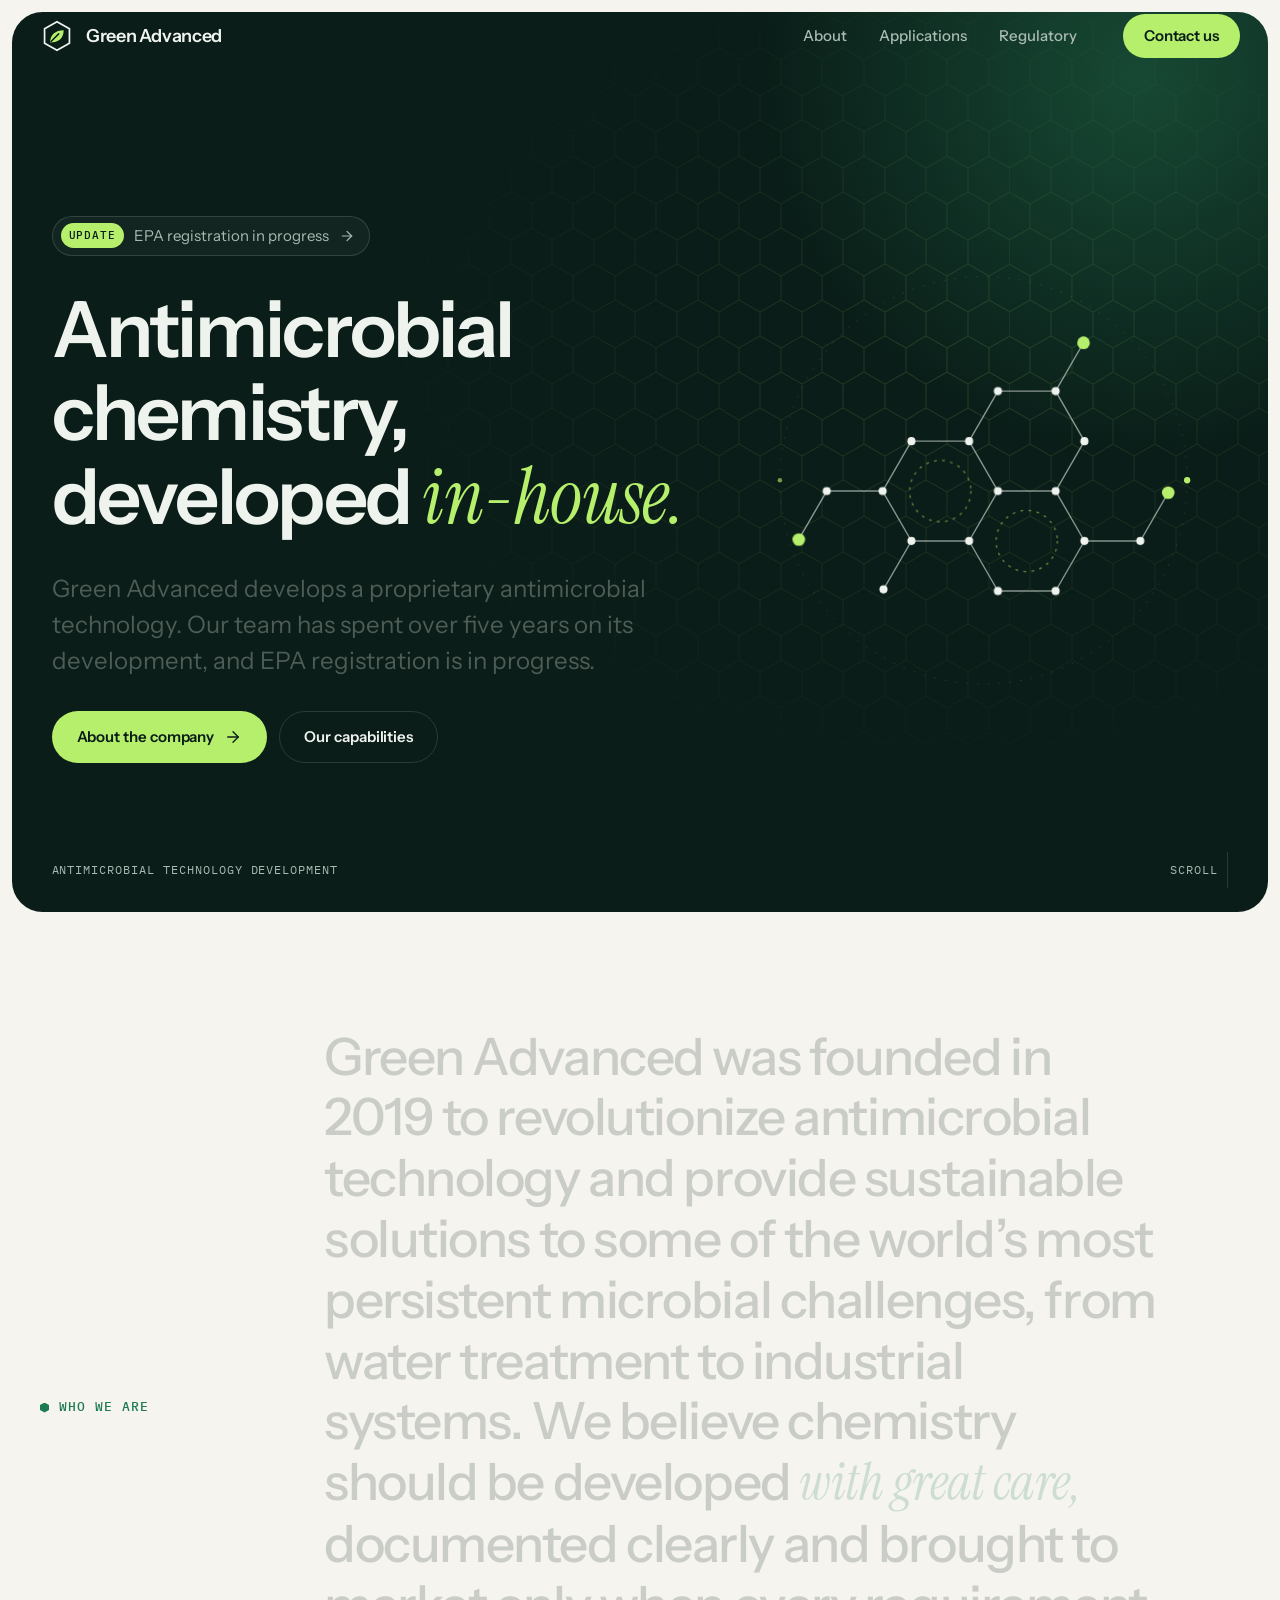
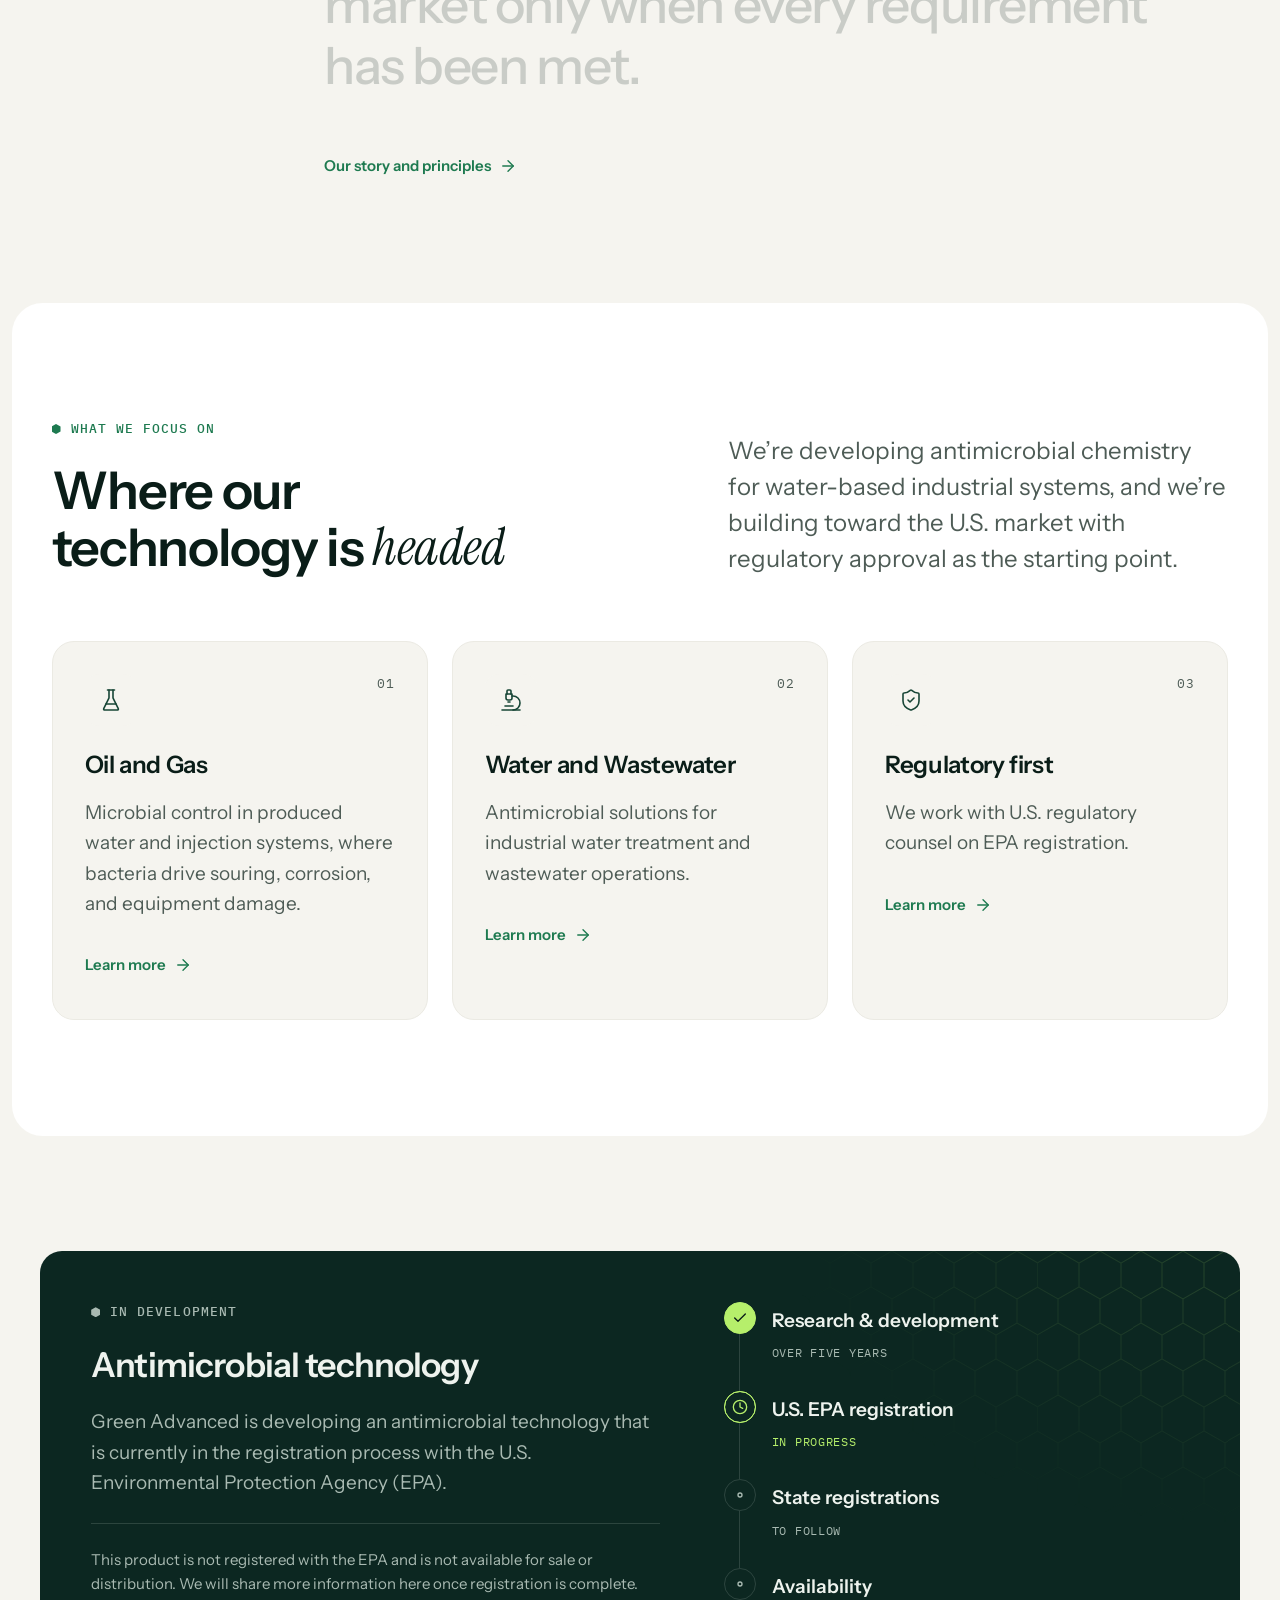
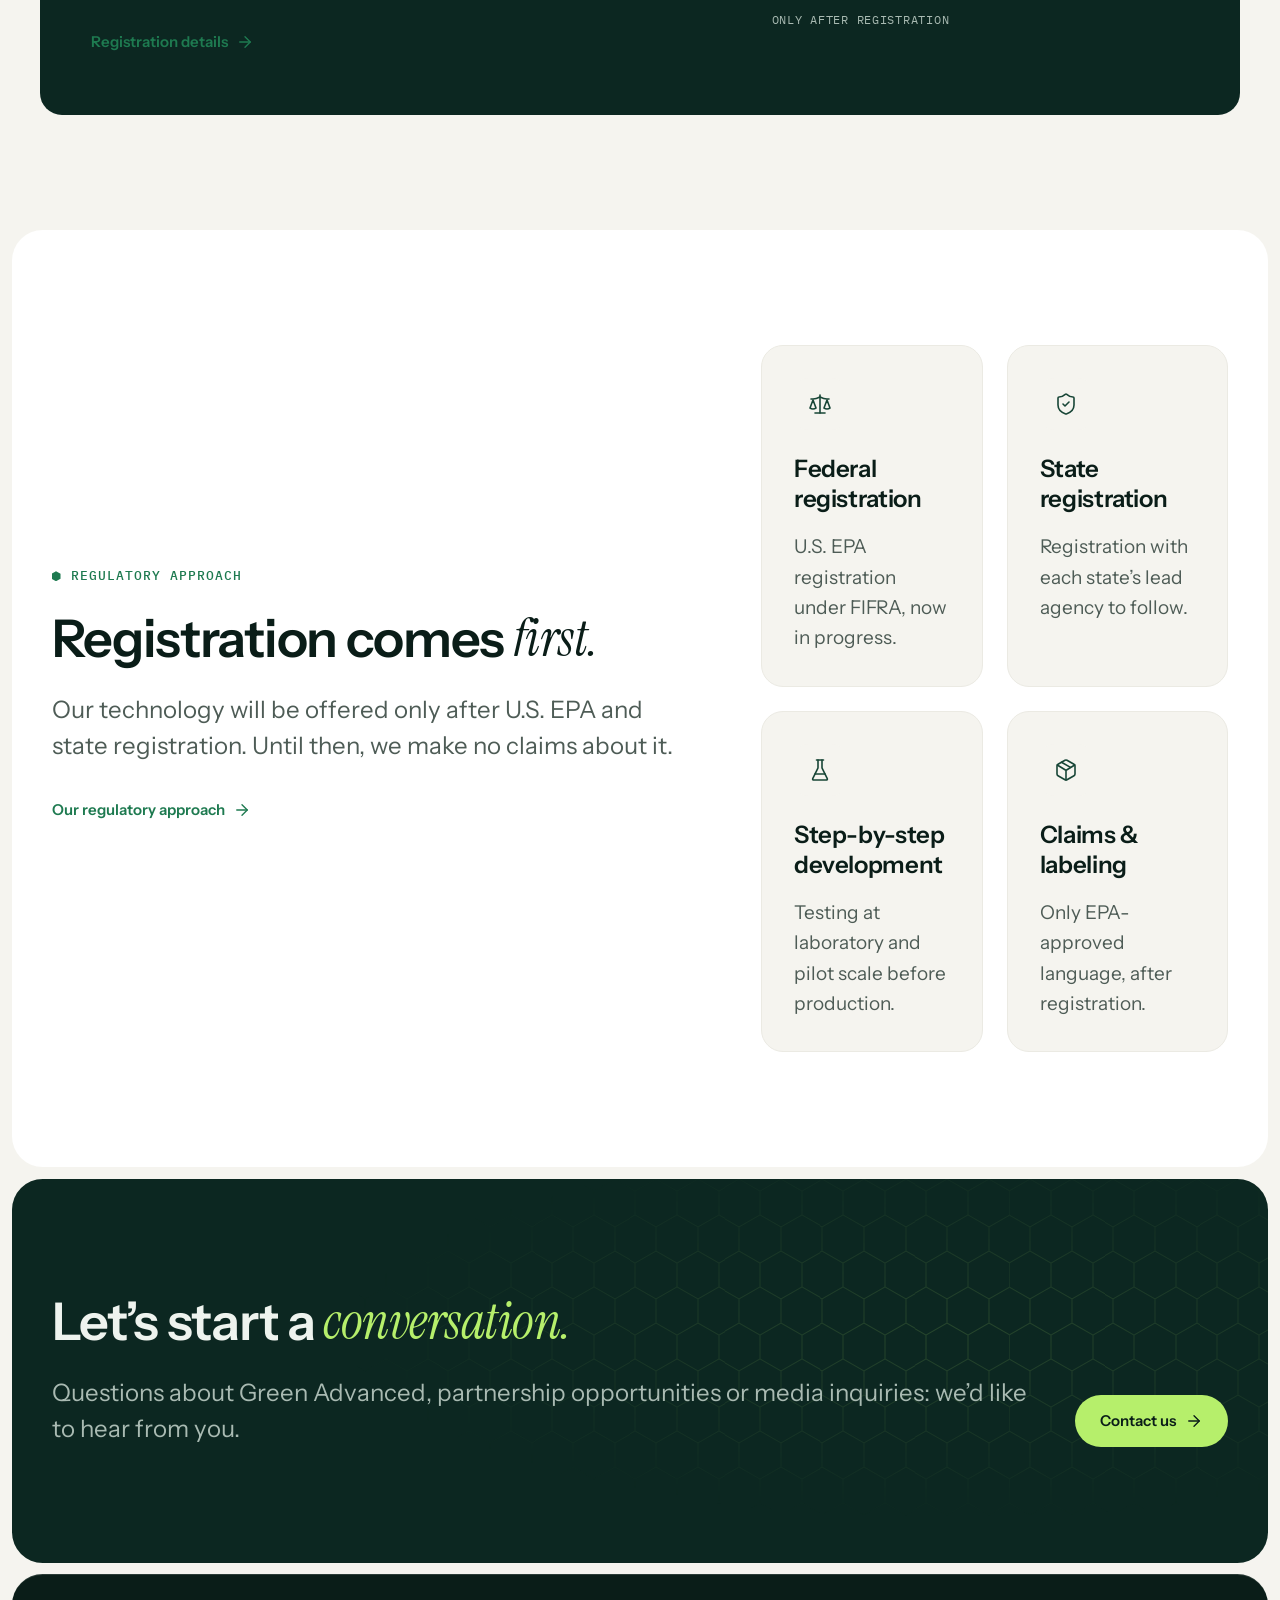
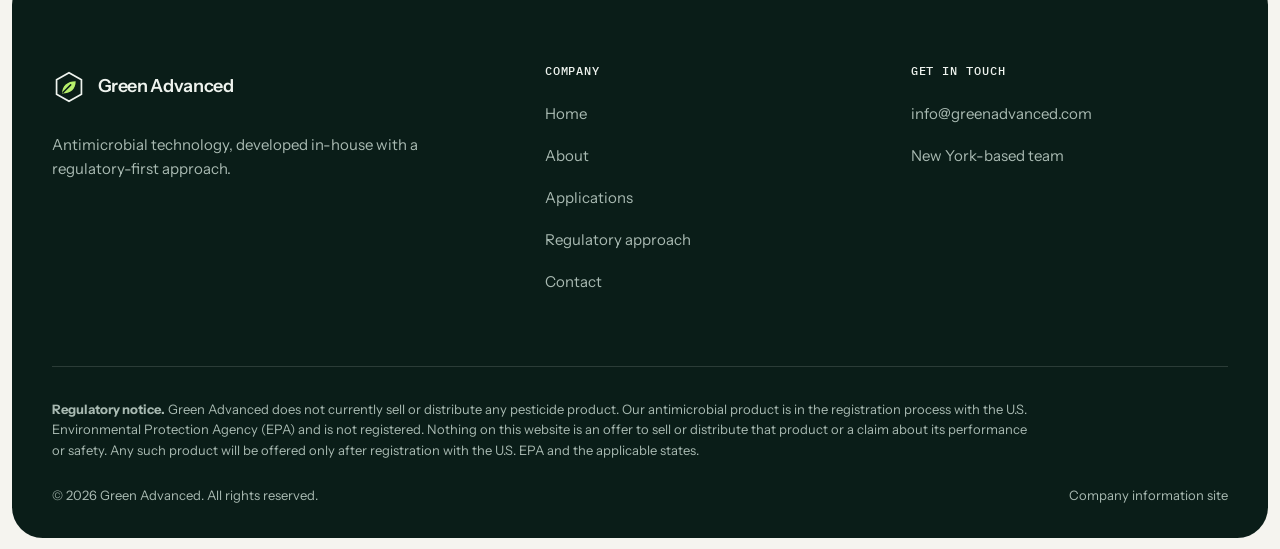
<file: index.html>
<!doctype html>
<html lang="en">
<head>
<meta charset="utf-8">
<meta name="viewport" content="width=device-width, initial-scale=1, viewport-fit=cover">
<title>Green Advanced | Antimicrobial Technology</title>
<meta name="description" content="Green Advanced develops a proprietary antimicrobial technology for water-based industrial systems, with a regulatory-first approach to U.S. EPA registration.">
<meta name="theme-color" content="#0a1d18">
<meta property="og:type" content="website">
<meta property="og:site_name" content="Green Advanced">
<meta property="og:title" content="Green Advanced | Antimicrobial Technology">
<meta property="og:description" content="Green Advanced develops a proprietary antimicrobial technology for water-based industrial systems, with a regulatory-first approach to U.S. EPA registration.">
<link rel="icon" href="assets/img/favicon.svg" type="image/svg+xml">
<link rel="preconnect" href="https://fonts.googleapis.com">
<link rel="preconnect" href="https://fonts.gstatic.com" crossorigin>
<link rel="stylesheet" href="https://fonts.googleapis.com/css2?family=IBM+Plex+Mono:wght@400;500&family=Instrument+Sans:wght@400..700&family=Instrument+Serif:ital@1&display=swap">
<link rel="stylesheet" href="assets/css/styles.css">
<script>document.documentElement.classList.add("js");setTimeout(function(){if(!window.__ga)document.documentElement.classList.remove("js")},2500);</script>
<script src="assets/js/main.js" defer></script>
</head>
<body>
<a class="skip-link" href="#main">Skip to content</a>
<header class="site-header">
  <div class="container site-header__inner">
    <a class="brand" href="index.html"><svg class="brand__mark" viewBox="0 0 32 32" aria-hidden="true" focusable="false"><path class="hex" d="M16 2.5 27.7 9.25v13.5L16 29.5 4.3 22.75V9.25Z"/><path class="leaf" d="M9.5 22c0-7 4.8-11.5 12.8-11.5 0 7.6-4.9 11.5-12.8 11.5Z"/><path class="vein" d="M10.4 21.1 17.6 14"/></svg><span class="brand__word">Green Advanced</span></a>
    <nav class="nav" aria-label="Primary">
      <ul class="nav__links"><li><a href="about.html">About</a></li><li><a href="capabilities.html">Applications</a></li><li><a href="sustainability.html">Regulatory</a></li></ul>
      <a class="btn btn--lime btn--sm" href="contact.html">Contact us</a>
    </nav>
    <button class="menu-toggle" type="button" aria-expanded="false" aria-controls="mobile-menu" aria-label="Open menu">
      <svg viewBox="0 0 24 24" fill="none" stroke="currentColor" stroke-width="1.8" stroke-linecap="round" aria-hidden="true" focusable="false"><path class="bar bar--top" d="M4 6h16"/><path class="bar bar--mid" d="M4 12h16"/><path class="bar bar--bot" d="M4 18h16"/></svg>
    </button>
  </div>
</header>
<div class="mobile-menu" id="mobile-menu">
  <nav aria-label="Mobile"><ul><li><a href="index.html" aria-current="page">Home<svg viewBox="0 0 24 24" fill="none" stroke="currentColor" stroke-width="1.8" stroke-linecap="round" stroke-linejoin="round" aria-hidden="true" focusable="false"><path d="M5 12h14"/><path d="m12 5 7 7-7 7"/></svg></a></li><li><a href="about.html">About<svg viewBox="0 0 24 24" fill="none" stroke="currentColor" stroke-width="1.8" stroke-linecap="round" stroke-linejoin="round" aria-hidden="true" focusable="false"><path d="M5 12h14"/><path d="m12 5 7 7-7 7"/></svg></a></li><li><a href="capabilities.html">Applications<svg viewBox="0 0 24 24" fill="none" stroke="currentColor" stroke-width="1.8" stroke-linecap="round" stroke-linejoin="round" aria-hidden="true" focusable="false"><path d="M5 12h14"/><path d="m12 5 7 7-7 7"/></svg></a></li><li><a href="sustainability.html">Regulatory<svg viewBox="0 0 24 24" fill="none" stroke="currentColor" stroke-width="1.8" stroke-linecap="round" stroke-linejoin="round" aria-hidden="true" focusable="false"><path d="M5 12h14"/><path d="m12 5 7 7-7 7"/></svg></a></li><li><a href="contact.html">Contact<svg viewBox="0 0 24 24" fill="none" stroke="currentColor" stroke-width="1.8" stroke-linecap="round" stroke-linejoin="round" aria-hidden="true" focusable="false"><path d="M5 12h14"/><path d="m12 5 7 7-7 7"/></svg></a></li></ul></nav>
  <div class="mobile-menu__foot"><p>General inquiries</p><a href="mailto:info@greenadvanced.com">info@greenadvanced.com</a></div>
</div>
<main id="main" tabindex="-1">
<section class="hero" aria-labelledby="hero-title">
  <div class="hex-field" aria-hidden="true"></div>
  <div class="glow" aria-hidden="true"></div>
  <div class="container hero__grid">
    <div class="hero__copy">
      <a class="pill" href="sustainability.html#pipeline" data-enter style="--delay:0ms"><span class="pill__tag">Update</span><span>EPA registration in progress</span><svg viewBox="0 0 24 24" fill="none" stroke="currentColor" stroke-width="1.8" stroke-linecap="round" stroke-linejoin="round" aria-hidden="true" focusable="false"><path d="M5 12h14"/><path d="m12 5 7 7-7 7"/></svg></a>
      <h1 id="hero-title" data-split>Antimicrobial chemistry, developed <em class="serif">in-house.</em></h1>
      <p class="lead" data-enter style="--delay:550ms">Green Advanced develops a proprietary antimicrobial technology. Our team has spent over five years on its development, and EPA registration is in progress.</p>
      <div class="hero__actions" data-enter style="--delay:700ms">
        <a class="btn btn--lime" href="about.html">About the company <svg viewBox="0 0 24 24" fill="none" stroke="currentColor" stroke-width="1.8" stroke-linecap="round" stroke-linejoin="round" aria-hidden="true" focusable="false"><path d="M5 12h14"/><path d="m12 5 7 7-7 7"/></svg></a>
        <a class="btn btn--ghost" href="capabilities.html">Our capabilities</a>
      </div>
    </div>
    <div class="hero__visual" aria-hidden="true">
      <svg class="molecule" viewBox="0 20 540 480" focusable="false">
  <g class="orbit-g">
    <circle class="orbit" cx="268" cy="250" r="226"/>
    <circle class="orbit-dot" cx="494" cy="250" r="3.5"/>
    <circle class="orbit-dot" cx="42" cy="250" r="2.5" opacity=".6"/>
  </g>
  <g class="cluster">
    <circle class="ring" cx="220" cy="262" r="34"/>
    <circle class="ring" cx="316" cy="317.4" r="34"/>
<line class="bond" pathLength="1" style="--d:0" x1="284.0" y1="262.0" x2="252.0" y2="206.6"/>
<line class="bond" pathLength="1" style="--d:1" x1="252.0" y1="206.6" x2="188.0" y2="206.6"/>
<line class="bond" pathLength="1" style="--d:2" x1="188.0" y1="206.6" x2="156.0" y2="262.0"/>
<line class="bond" pathLength="1" style="--d:3" x1="156.0" y1="262.0" x2="188.0" y2="317.4"/>
<line class="bond" pathLength="1" style="--d:4" x1="188.0" y1="317.4" x2="252.0" y2="317.4"/>
<line class="bond" pathLength="1" style="--d:5" x1="284.0" y1="262.0" x2="252.0" y2="317.4"/>
<line class="bond" pathLength="1" style="--d:6" x1="380.0" y1="206.6" x2="348.0" y2="151.1"/>
<line class="bond" pathLength="1" style="--d:7" x1="348.0" y1="151.1" x2="284.0" y2="151.1"/>
<line class="bond" pathLength="1" style="--d:8" x1="252.0" y1="206.6" x2="284.0" y2="151.1"/>
<line class="bond" pathLength="1" style="--d:9" x1="284.0" y1="262.0" x2="348.0" y2="262.0"/>
<line class="bond" pathLength="1" style="--d:10" x1="380.0" y1="206.6" x2="348.0" y2="262.0"/>
<line class="bond" pathLength="1" style="--d:11" x1="348.0" y1="262.0" x2="380.0" y2="317.4"/>
<line class="bond" pathLength="1" style="--d:12" x1="252.0" y1="317.4" x2="284.0" y2="372.9"/>
<line class="bond" pathLength="1" style="--d:13" x1="284.0" y1="372.9" x2="348.0" y2="372.9"/>
<line class="bond" pathLength="1" style="--d:14" x1="380.0" y1="317.4" x2="348.0" y2="372.9"/>
<line class="bond" pathLength="1" style="--d:15" x1="156.0" y1="262.0" x2="94.0" y2="262.0"/>
<line class="bond" pathLength="1" style="--d:16" x1="94.0" y1="262.0" x2="63.0" y2="315.7"/>
<line class="bond" pathLength="1" style="--d:17" x1="348.0" y1="151.1" x2="379.0" y2="97.4"/>
<line class="bond" pathLength="1" style="--d:18" x1="380.0" y1="317.4" x2="442.0" y2="317.4"/>
<line class="bond" pathLength="1" style="--d:19" x1="442.0" y1="317.4" x2="473.0" y2="263.7"/>
<line class="bond" pathLength="1" style="--d:20" x1="188.0" y1="317.4" x2="157.0" y2="371.1"/>
<circle class="halo" style="--d:0" cx="63.0" cy="315.7" r="7"/>
<circle class="halo" style="--d:1" cx="379.0" cy="97.4" r="7"/>
<circle class="halo" style="--d:2" cx="473.0" cy="263.7" r="7"/>
<circle class="atom" style="--d:0" cx="284.0" cy="262.0" r="4.5"/>
<circle class="atom" style="--d:1" cx="252.0" cy="206.6" r="4.5"/>
<circle class="atom" style="--d:2" cx="188.0" cy="206.6" r="4.5"/>
<circle class="atom" style="--d:3" cx="156.0" cy="262.0" r="4.5"/>
<circle class="atom" style="--d:4" cx="188.0" cy="317.4" r="4.5"/>
<circle class="atom" style="--d:5" cx="252.0" cy="317.4" r="4.5"/>
<circle class="atom" style="--d:6" cx="380.0" cy="206.6" r="4.5"/>
<circle class="atom" style="--d:7" cx="348.0" cy="151.1" r="4.5"/>
<circle class="atom" style="--d:8" cx="284.0" cy="151.1" r="4.5"/>
<circle class="atom" style="--d:9" cx="348.0" cy="262.0" r="4.5"/>
<circle class="atom" style="--d:10" cx="380.0" cy="317.4" r="4.5"/>
<circle class="atom" style="--d:11" cx="284.0" cy="372.9" r="4.5"/>
<circle class="atom" style="--d:12" cx="348.0" cy="372.9" r="4.5"/>
<circle class="atom" style="--d:13" cx="94.0" cy="262.0" r="4.5"/>
<circle class="atom atom--accent" style="--d:14" cx="63.0" cy="315.7" r="7"/>
<circle class="atom atom--accent" style="--d:15" cx="379.0" cy="97.4" r="7"/>
<circle class="atom" style="--d:16" cx="442.0" cy="317.4" r="4.5"/>
<circle class="atom atom--accent" style="--d:17" cx="473.0" cy="263.7" r="7"/>
<circle class="atom" style="--d:18" cx="157.0" cy="371.1" r="4.5"/>
  </g>
</svg>
    </div>
  </div>
  <div class="hero__meta" aria-hidden="true">
    <div class="container"><p>Antimicrobial technology development</p><span class="scroll-cue"><p>Scroll</p><span class="scroll-cue__line"></span></span></div>
  </div>
</section>

<section class="section" aria-labelledby="who-title">
  <div class="container statement-wrap">
    <h2 class="eyebrow" id="who-title" data-reveal>Who we are</h2>
    <div class="stack" style="gap:var(--sp-5)">
      <p class="statement" data-scrub>Green Advanced was founded in 2019 to revolutionize antimicrobial technology and provide sustainable solutions to some of the world&rsquo;s most persistent microbial challenges, from water treatment to industrial systems. We believe chemistry should be developed <em class="serif">with great care,</em> documented clearly and brought to market only when every requirement has been met.</p>
      <div data-reveal><a class="link-arrow" href="about.html">Our story and principles <svg viewBox="0 0 24 24" fill="none" stroke="currentColor" stroke-width="1.8" stroke-linecap="round" stroke-linejoin="round" aria-hidden="true" focusable="false"><path d="M5 12h14"/><path d="m12 5 7 7-7 7"/></svg></a></div>
    </div>
  </div>
</section>

<section class="section section--white" aria-labelledby="what-title">
  <div class="container">
    <div class="section-head section-head--split">
      <div class="stack">
        <p class="eyebrow" data-reveal>What we focus on</p>
        <h2 id="what-title" data-split>Where our technology is <em class="serif">headed</em></h2>
      </div>
      <p class="lead" data-reveal>We&rsquo;re developing antimicrobial chemistry for water-based industrial systems, and we&rsquo;re building toward the U.S. market with regulatory approval as the starting point.</p>
    </div>
    <div class="grid grid--3" data-stagger>
      <a class="card card--lift card--link" href="capabilities.html" data-reveal>
  <div class="card__top"><span class="icon"><svg viewBox="0 0 24 24" fill="none" stroke="currentColor" stroke-width="1.8" stroke-linecap="round" stroke-linejoin="round" aria-hidden="true" focusable="false"><path d="M10 2v7.527a2 2 0 0 1-.211.896L4.72 20.55a1 1 0 0 0 .9 1.45h12.76a1 1 0 0 0 .9-1.45l-5.069-10.127A2 2 0 0 1 14 9.527V2"/><path d="M8.5 2h7"/><path d="M7 16h10"/></svg></span><span class="card__num">01</span></div>
  <h3>Oil and Gas</h3><p>Microbial control in produced water and injection systems, where bacteria drive souring, corrosion, and equipment damage.</p>
  <span class="link-arrow">Learn more <svg viewBox="0 0 24 24" fill="none" stroke="currentColor" stroke-width="1.8" stroke-linecap="round" stroke-linejoin="round" aria-hidden="true" focusable="false"><path d="M5 12h14"/><path d="m12 5 7 7-7 7"/></svg></span>
</a>
      <a class="card card--lift card--link" href="capabilities.html" data-reveal>
  <div class="card__top"><span class="icon"><svg viewBox="0 0 24 24" fill="none" stroke="currentColor" stroke-width="1.8" stroke-linecap="round" stroke-linejoin="round" aria-hidden="true" focusable="false"><path d="M6 18h8"/><path d="M3 22h18"/><path d="M14 22a7 7 0 1 0 0-14h-1"/><path d="M9 14h2"/><path d="M9 12a2 2 0 0 1-2-2V6h6v4a2 2 0 0 1-2 2Z"/><path d="M12 6V3a1 1 0 0 0-1-1H9a1 1 0 0 0-1 1v3"/></svg></span><span class="card__num">02</span></div>
  <h3>Water and Wastewater</h3><p>Antimicrobial solutions for industrial water treatment and wastewater operations.</p>
  <span class="link-arrow">Learn more <svg viewBox="0 0 24 24" fill="none" stroke="currentColor" stroke-width="1.8" stroke-linecap="round" stroke-linejoin="round" aria-hidden="true" focusable="false"><path d="M5 12h14"/><path d="m12 5 7 7-7 7"/></svg></span>
</a>
      <a class="card card--lift card--link" href="capabilities.html" data-reveal>
  <div class="card__top"><span class="icon"><svg viewBox="0 0 24 24" fill="none" stroke="currentColor" stroke-width="1.8" stroke-linecap="round" stroke-linejoin="round" aria-hidden="true" focusable="false"><path d="M20 13c0 5-3.5 7.5-7.66 8.95a1 1 0 0 1-.67-.01C7.5 20.5 4 18 4 13V6a1 1 0 0 1 1-1c2 0 4.5-1.2 6.24-2.72a1.17 1.17 0 0 1 1.52 0C14.51 3.81 17 5 19 5a1 1 0 0 1 1 1z"/><path d="m9 12 2 2 4-4"/></svg></span><span class="card__num">03</span></div>
  <h3>Regulatory first</h3><p>We work with U.S. regulatory counsel on EPA registration.</p>
  <span class="link-arrow">Learn more <svg viewBox="0 0 24 24" fill="none" stroke="currentColor" stroke-width="1.8" stroke-linecap="round" stroke-linejoin="round" aria-hidden="true" focusable="false"><path d="M5 12h14"/><path d="m12 5 7 7-7 7"/></svg></span>
</a>
    </div>
  </div>
</section>


<section class="section" aria-labelledby="pipeline-title">
  <div class="container">
    <div class="notice" data-reveal="scale">
  <div class="hex-field" aria-hidden="true"></div>
  <div class="stack">
    <p class="eyebrow">In development</p>
    <h2 id="pipeline-title">Antimicrobial technology</h2>
    <p>Green Advanced is developing an antimicrobial technology that is currently in the registration process with the U.S. Environmental Protection Agency (EPA).</p>
    <p class="notice__fine">This product is not registered with the EPA and is not available for sale or distribution. We will share more information here once registration is complete.</p>
    <a class="link-arrow" href="sustainability.html#pipeline">Registration details <svg viewBox="0 0 24 24" fill="none" stroke="currentColor" stroke-width="1.8" stroke-linecap="round" stroke-linejoin="round" aria-hidden="true" focusable="false"><path d="M5 12h14"/><path d="m12 5 7 7-7 7"/></svg></a>
  </div>
  <ol class="status" aria-label="Registration status">
  <li data-state="done"><span class="status__icon"><svg viewBox="0 0 24 24" fill="none" stroke="currentColor" stroke-width="1.8" stroke-linecap="round" stroke-linejoin="round" aria-hidden="true" focusable="false"><path d="M20 6 9 17l-5-5"/></svg></span><div class="status__body"><strong>Research &amp; development</strong><span class="state">Over five years</span></div></li>
  <li data-state="active"><span class="status__icon"><svg viewBox="0 0 24 24" fill="none" stroke="currentColor" stroke-width="1.8" stroke-linecap="round" stroke-linejoin="round" aria-hidden="true" focusable="false"><circle cx="12" cy="12" r="10"/><path d="M12 6v6l4 2"/></svg></span><div class="status__body"><strong>U.S. EPA registration</strong><span class="state">In progress</span></div></li>
  <li data-state="pending"><span class="status__icon"><svg viewBox="0 0 24 24" fill="none" stroke="currentColor" stroke-width="1.8" stroke-linecap="round" stroke-linejoin="round" aria-hidden="true" focusable="false"><circle cx="12" cy="12" r="3"/></svg></span><div class="status__body"><strong>State registrations</strong><span class="state">To follow</span></div></li>
  <li data-state="pending"><span class="status__icon"><svg viewBox="0 0 24 24" fill="none" stroke="currentColor" stroke-width="1.8" stroke-linecap="round" stroke-linejoin="round" aria-hidden="true" focusable="false"><circle cx="12" cy="12" r="3"/></svg></span><div class="status__body"><strong>Availability</strong><span class="state">Only after registration</span></div></li>
</ol>
</div>
  </div>
</section>

<section class="section section--white" aria-labelledby="resp-title">
  <div class="container split split--wide-left">
    <div class="stack">
      <p class="eyebrow" data-reveal>Regulatory approach</p>
      <h2 id="resp-title" data-split>Registration comes <em class="serif">first.</em></h2>
      <p class="lead" data-reveal>Our technology will be offered only after U.S. EPA and state registration. Until then, we make no claims about it.</p>
      <div data-reveal><a class="link-arrow" href="sustainability.html">Our regulatory approach <svg viewBox="0 0 24 24" fill="none" stroke="currentColor" stroke-width="1.8" stroke-linecap="round" stroke-linejoin="round" aria-hidden="true" focusable="false"><path d="M5 12h14"/><path d="m12 5 7 7-7 7"/></svg></a></div>
    </div>
    <div class="grid grid--2" data-stagger>
      <article class="card" data-reveal>
  <div class="card__top"><span class="icon"><svg viewBox="0 0 24 24" fill="none" stroke="currentColor" stroke-width="1.8" stroke-linecap="round" stroke-linejoin="round" aria-hidden="true" focusable="false"><path d="m16 16 3-8 3 8c-.87.65-1.92 1-3 1s-2.13-.35-3-1Z"/><path d="m2 16 3-8 3 8c-.87.65-1.92 1-3 1s-2.13-.35-3-1Z"/><path d="M7 21h10"/><path d="M12 3v18"/><path d="M3 7h2c2 0 5-1 7-2 2 1 5 2 7 2h2"/></svg></span><span class="card__num"></span></div>
  <h3>Federal registration</h3><p>U.S. EPA registration under FIFRA, now in progress.</p>
</article>
      <article class="card" data-reveal>
  <div class="card__top"><span class="icon"><svg viewBox="0 0 24 24" fill="none" stroke="currentColor" stroke-width="1.8" stroke-linecap="round" stroke-linejoin="round" aria-hidden="true" focusable="false"><path d="M20 13c0 5-3.5 7.5-7.66 8.95a1 1 0 0 1-.67-.01C7.5 20.5 4 18 4 13V6a1 1 0 0 1 1-1c2 0 4.5-1.2 6.24-2.72a1.17 1.17 0 0 1 1.52 0C14.51 3.81 17 5 19 5a1 1 0 0 1 1 1z"/><path d="m9 12 2 2 4-4"/></svg></span><span class="card__num"></span></div>
  <h3>State registration</h3><p>Registration with each state&rsquo;s lead agency to follow.</p>
</article>
      <article class="card" data-reveal>
  <div class="card__top"><span class="icon"><svg viewBox="0 0 24 24" fill="none" stroke="currentColor" stroke-width="1.8" stroke-linecap="round" stroke-linejoin="round" aria-hidden="true" focusable="false"><path d="M10 2v7.527a2 2 0 0 1-.211.896L4.72 20.55a1 1 0 0 0 .9 1.45h12.76a1 1 0 0 0 .9-1.45l-5.069-10.127A2 2 0 0 1 14 9.527V2"/><path d="M8.5 2h7"/><path d="M7 16h10"/></svg></span><span class="card__num"></span></div>
  <h3>Step-by-step development</h3><p>Testing at laboratory and pilot scale before production.</p>
</article>
      <article class="card" data-reveal>
  <div class="card__top"><span class="icon"><svg viewBox="0 0 24 24" fill="none" stroke="currentColor" stroke-width="1.8" stroke-linecap="round" stroke-linejoin="round" aria-hidden="true" focusable="false"><path d="M11 21.73a2 2 0 0 0 2 0l7-4A2 2 0 0 0 21 16V8a2 2 0 0 0-1-1.73l-7-4a2 2 0 0 0-2 0l-7 4A2 2 0 0 0 3 8v8a2 2 0 0 0 1 1.73z"/><path d="M12 22V12"/><path d="m3.3 7 7.703 4.734a2 2 0 0 0 1.994 0L20.7 7"/><path d="m7.5 4.27 9 5.16"/></svg></span><span class="card__num"></span></div>
  <h3>Claims &amp; labeling</h3><p>Only EPA-approved language, after registration.</p>
</article>
    </div>
  </div>
</section>

<section class="section section--forest cta-band">
  <div class="hex-field" aria-hidden="true"></div>
  <div class="container cta-band__inner">
    <div class="stack">
      <h2 data-split>Let&rsquo;s start a <em class="serif">conversation.</em></h2>
      <p class="lead" data-reveal>Questions about Green Advanced, partnership opportunities or media inquiries: we&rsquo;d like to hear from you.</p>
    </div>
    <div data-reveal><a class="btn btn--lime" href="contact.html">Contact us <svg viewBox="0 0 24 24" fill="none" stroke="currentColor" stroke-width="1.8" stroke-linecap="round" stroke-linejoin="round" aria-hidden="true" focusable="false"><path d="M5 12h14"/><path d="m12 5 7 7-7 7"/></svg></a></div>
  </div>
</section>
</main>
<footer class="site-footer">
  <div class="container">
    <div class="footer__grid">
      <div class="footer__about">
        <a class="brand" href="index.html"><svg class="brand__mark" viewBox="0 0 32 32" aria-hidden="true" focusable="false"><path class="hex" d="M16 2.5 27.7 9.25v13.5L16 29.5 4.3 22.75V9.25Z"/><path class="leaf" d="M9.5 22c0-7 4.8-11.5 12.8-11.5 0 7.6-4.9 11.5-12.8 11.5Z"/><path class="vein" d="M10.4 21.1 17.6 14"/></svg><span class="brand__word">Green Advanced</span></a>
        <p>Antimicrobial technology, developed in-house with a regulatory-first approach.</p>
      </div>
      <nav class="footer__col" aria-label="Footer">
        <h2>Company</h2>
        <ul><li><a href="index.html">Home</a></li><li><a href="about.html">About</a></li><li><a href="capabilities.html">Applications</a></li><li><a href="sustainability.html">Regulatory approach</a></li><li><a href="contact.html">Contact</a></li></ul>
      </nav>
      <div class="footer__col">
        <h2>Get in touch</h2>
        <ul>
          <li><a href="mailto:info@greenadvanced.com">info@greenadvanced.com</a></li>
          <li><a href="contact.html">New York-based team</a></li>
        </ul>
      </div>
    </div>
    <div class="footer__legal">
      <p class="footer__disclaimer"><strong>Regulatory notice.</strong> Green Advanced does not currently sell or distribute any pesticide product. Our antimicrobial product is in the registration process with the U.S. Environmental Protection Agency (EPA) and is not registered. Nothing on this website is an offer to sell or distribute that product or a claim about its performance or safety. Any such product will be offered only after registration with the U.S. EPA and the applicable states.</p>
      <div class="footer__bottom">
        <p>&copy; <span data-year>2026</span> Green Advanced. All rights reserved.</p>
        <p>Company information site</p>
      </div>
    </div>
  </div>
</footer>
</body>
</html>
</file>
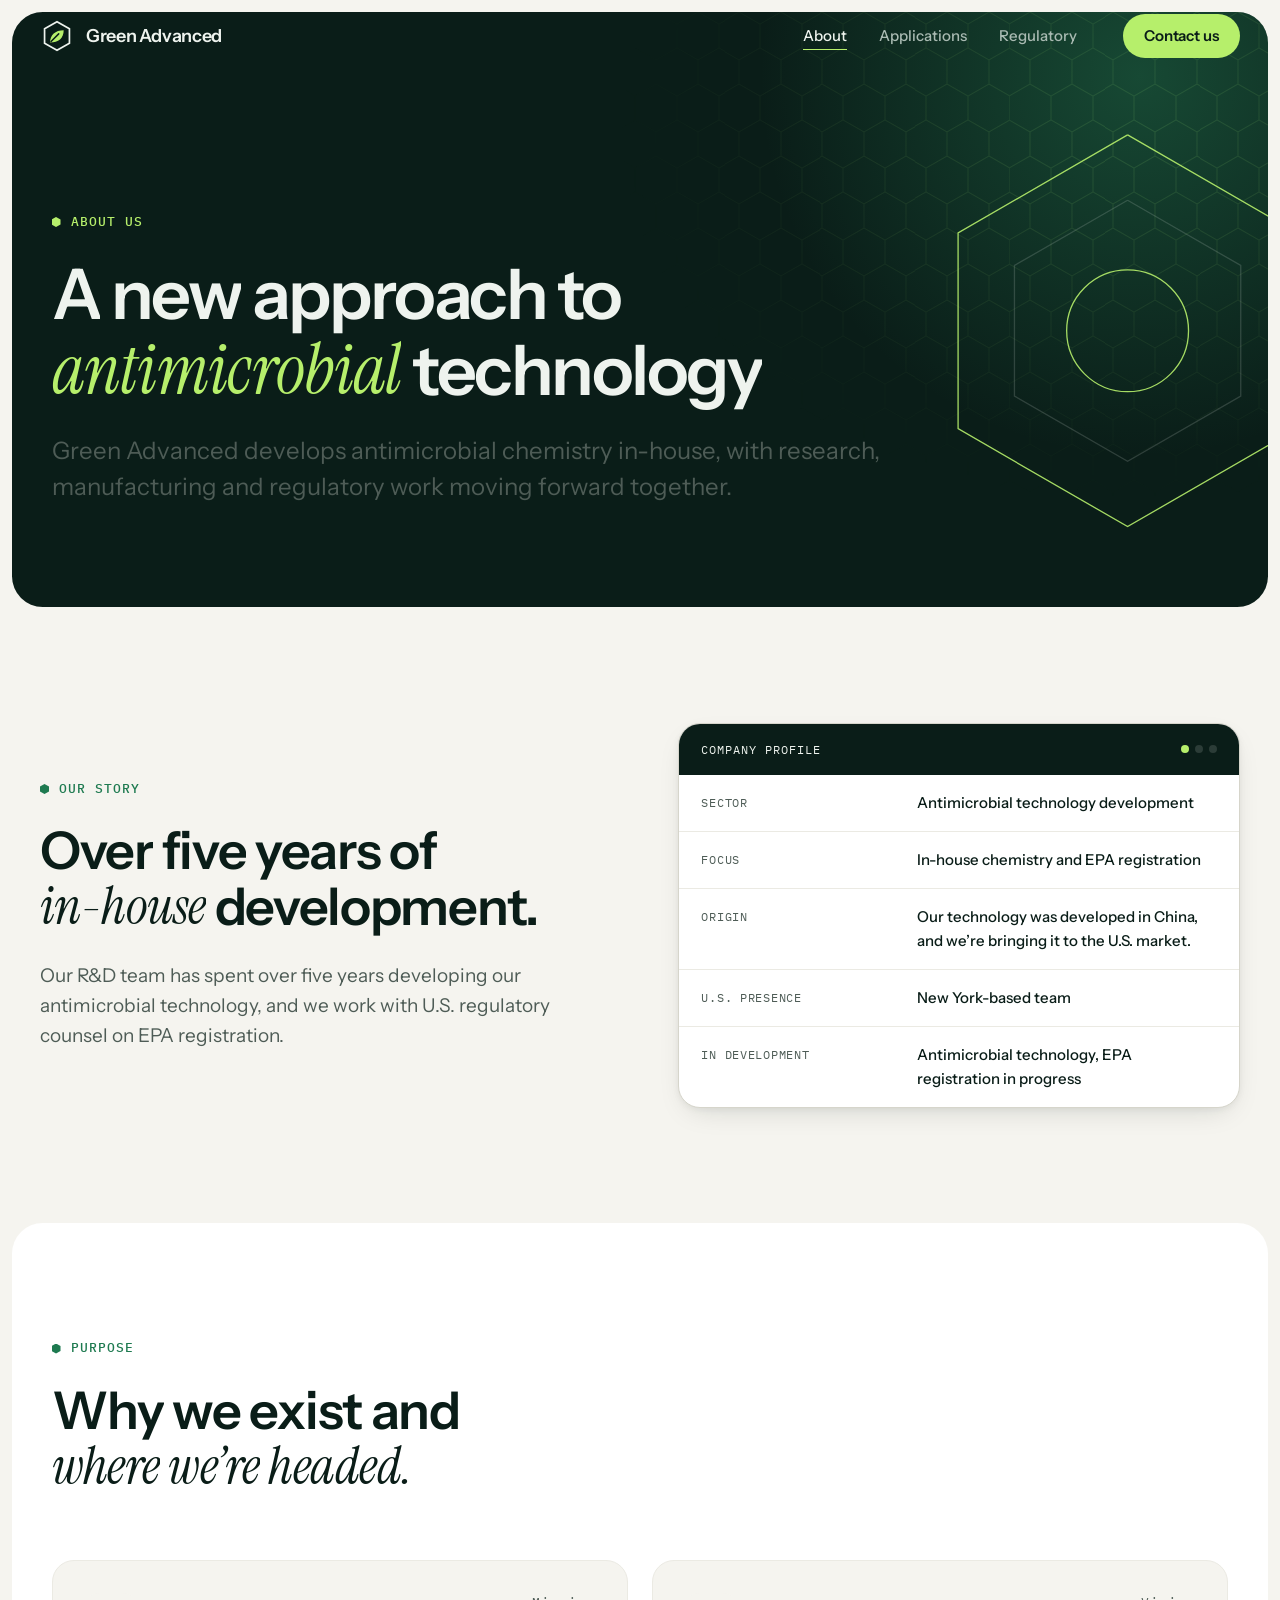
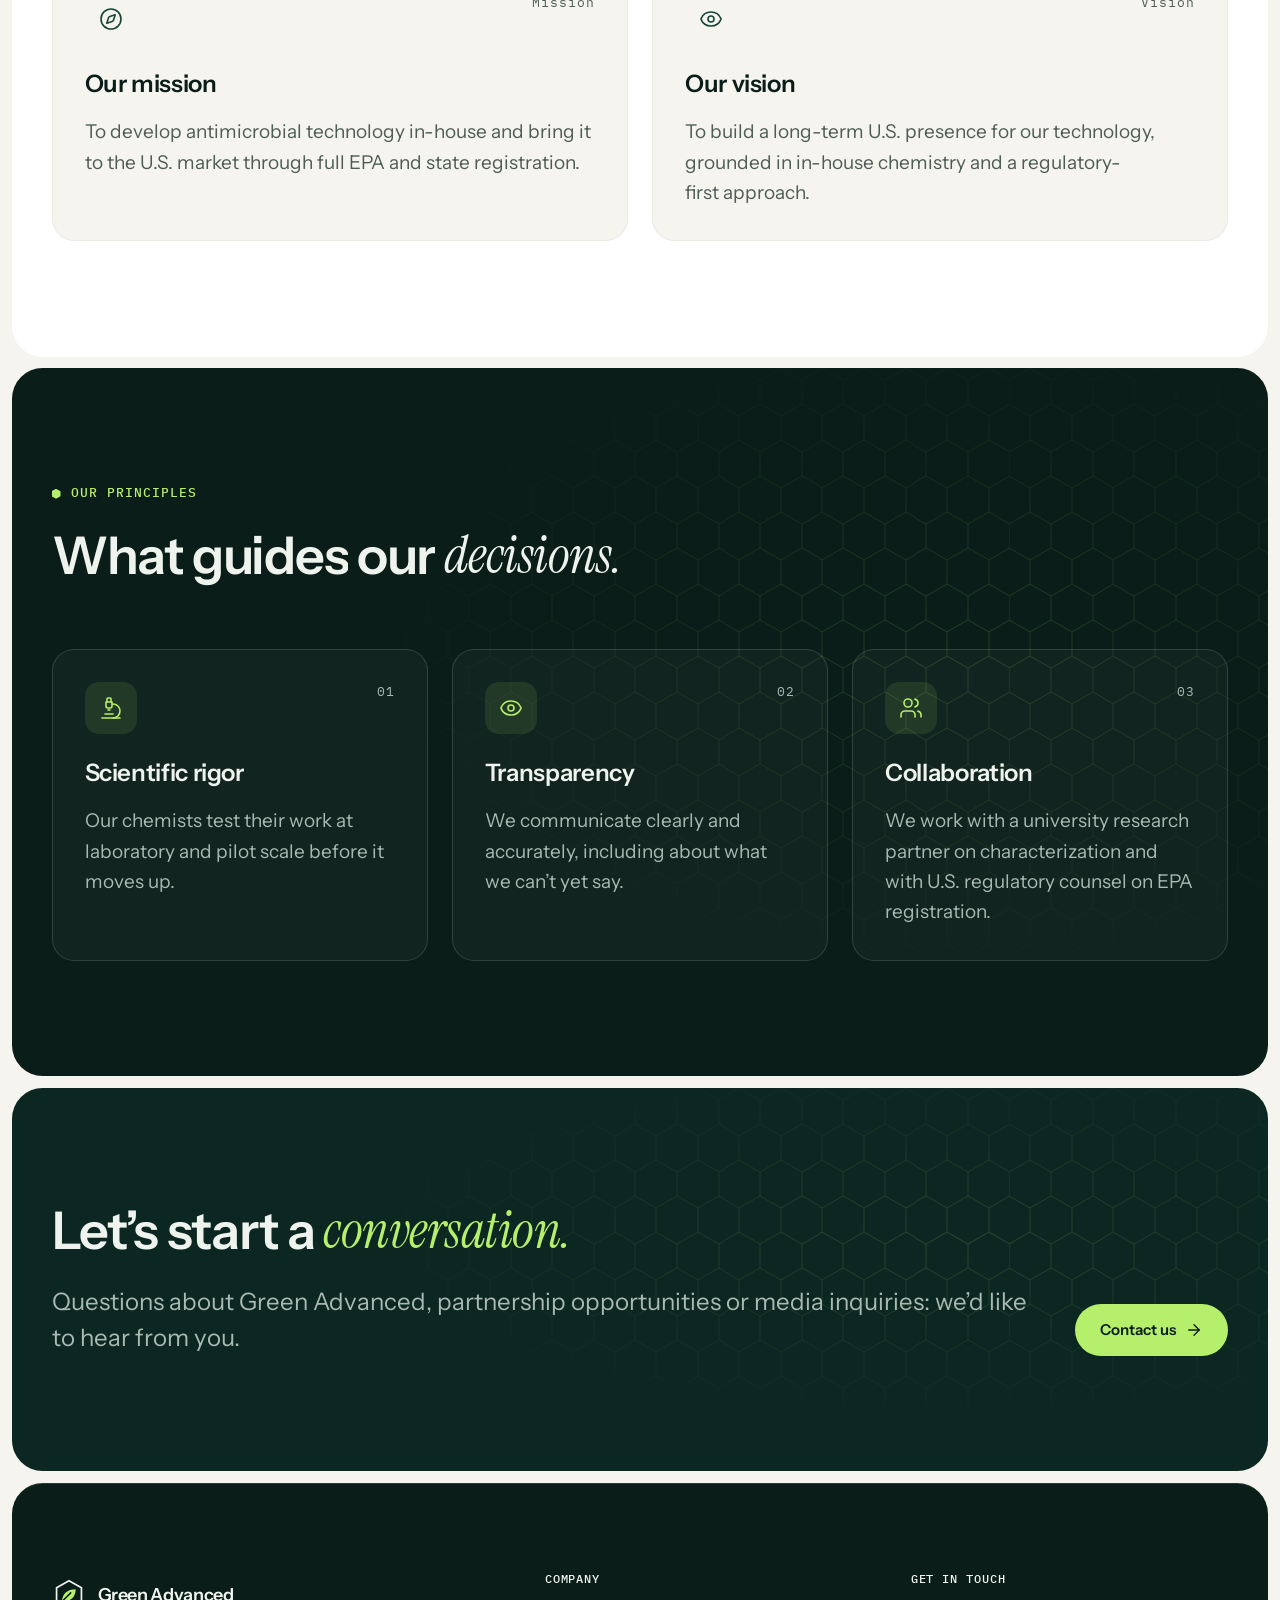
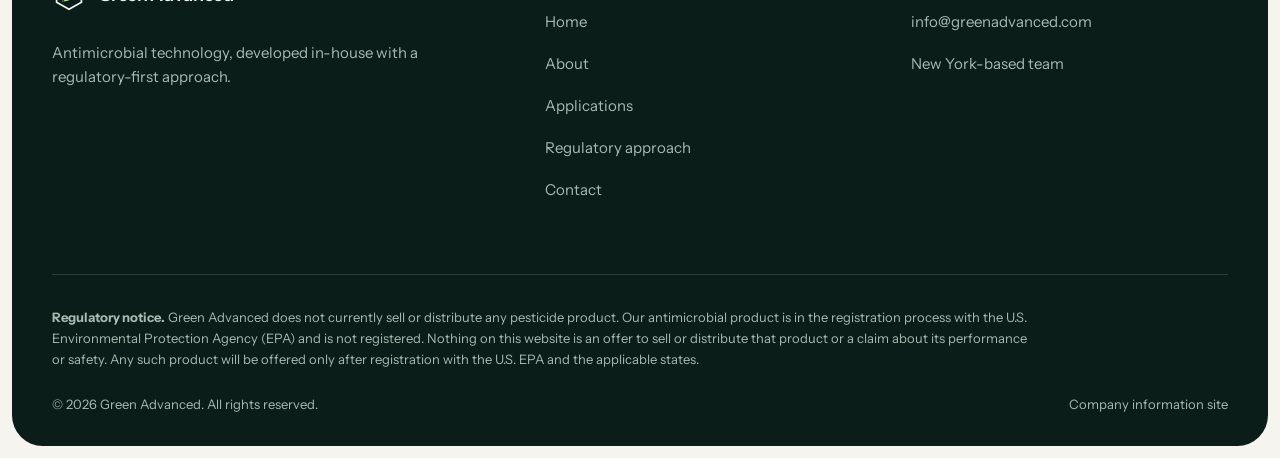
<file: about.html>
<!doctype html>
<html lang="en">
<head>
<meta charset="utf-8">
<meta name="viewport" content="width=device-width, initial-scale=1, viewport-fit=cover">
<title>About | Green Advanced</title>
<meta name="description" content="How Green Advanced develops antimicrobial technology in-house, our mission, and the principles behind our regulatory-first approach.">
<meta name="theme-color" content="#0a1d18">
<meta property="og:type" content="website">
<meta property="og:site_name" content="Green Advanced">
<meta property="og:title" content="About | Green Advanced">
<meta property="og:description" content="How Green Advanced develops antimicrobial technology in-house, our mission, and the principles behind our regulatory-first approach.">
<link rel="icon" href="assets/img/favicon.svg" type="image/svg+xml">
<link rel="preconnect" href="https://fonts.googleapis.com">
<link rel="preconnect" href="https://fonts.gstatic.com" crossorigin>
<link rel="stylesheet" href="https://fonts.googleapis.com/css2?family=IBM+Plex+Mono:wght@400;500&family=Instrument+Sans:wght@400..700&family=Instrument+Serif:ital@1&display=swap">
<link rel="stylesheet" href="assets/css/styles.css">
<script>document.documentElement.classList.add("js");setTimeout(function(){if(!window.__ga)document.documentElement.classList.remove("js")},2500);</script>
<script src="assets/js/main.js" defer></script>
</head>
<body>
<a class="skip-link" href="#main">Skip to content</a>
<header class="site-header">
  <div class="container site-header__inner">
    <a class="brand" href="index.html"><svg class="brand__mark" viewBox="0 0 32 32" aria-hidden="true" focusable="false"><path class="hex" d="M16 2.5 27.7 9.25v13.5L16 29.5 4.3 22.75V9.25Z"/><path class="leaf" d="M9.5 22c0-7 4.8-11.5 12.8-11.5 0 7.6-4.9 11.5-12.8 11.5Z"/><path class="vein" d="M10.4 21.1 17.6 14"/></svg><span class="brand__word">Green Advanced</span></a>
    <nav class="nav" aria-label="Primary">
      <ul class="nav__links"><li><a href="about.html" aria-current="page">About</a></li><li><a href="capabilities.html">Applications</a></li><li><a href="sustainability.html">Regulatory</a></li></ul>
      <a class="btn btn--lime btn--sm" href="contact.html">Contact us</a>
    </nav>
    <button class="menu-toggle" type="button" aria-expanded="false" aria-controls="mobile-menu" aria-label="Open menu">
      <svg viewBox="0 0 24 24" fill="none" stroke="currentColor" stroke-width="1.8" stroke-linecap="round" aria-hidden="true" focusable="false"><path class="bar bar--top" d="M4 6h16"/><path class="bar bar--mid" d="M4 12h16"/><path class="bar bar--bot" d="M4 18h16"/></svg>
    </button>
  </div>
</header>
<div class="mobile-menu" id="mobile-menu">
  <nav aria-label="Mobile"><ul><li><a href="index.html">Home<svg viewBox="0 0 24 24" fill="none" stroke="currentColor" stroke-width="1.8" stroke-linecap="round" stroke-linejoin="round" aria-hidden="true" focusable="false"><path d="M5 12h14"/><path d="m12 5 7 7-7 7"/></svg></a></li><li><a href="about.html" aria-current="page">About<svg viewBox="0 0 24 24" fill="none" stroke="currentColor" stroke-width="1.8" stroke-linecap="round" stroke-linejoin="round" aria-hidden="true" focusable="false"><path d="M5 12h14"/><path d="m12 5 7 7-7 7"/></svg></a></li><li><a href="capabilities.html">Applications<svg viewBox="0 0 24 24" fill="none" stroke="currentColor" stroke-width="1.8" stroke-linecap="round" stroke-linejoin="round" aria-hidden="true" focusable="false"><path d="M5 12h14"/><path d="m12 5 7 7-7 7"/></svg></a></li><li><a href="sustainability.html">Regulatory<svg viewBox="0 0 24 24" fill="none" stroke="currentColor" stroke-width="1.8" stroke-linecap="round" stroke-linejoin="round" aria-hidden="true" focusable="false"><path d="M5 12h14"/><path d="m12 5 7 7-7 7"/></svg></a></li><li><a href="contact.html">Contact<svg viewBox="0 0 24 24" fill="none" stroke="currentColor" stroke-width="1.8" stroke-linecap="round" stroke-linejoin="round" aria-hidden="true" focusable="false"><path d="M5 12h14"/><path d="m12 5 7 7-7 7"/></svg></a></li></ul></nav>
  <div class="mobile-menu__foot"><p>General inquiries</p><a href="mailto:info@greenadvanced.com">info@greenadvanced.com</a></div>
</div>
<main id="main" tabindex="-1">
<section class="page-hero">
  <div class="hex-field" aria-hidden="true"></div>
  <div class="glow" aria-hidden="true"></div>
  <svg class="page-hero__ring" viewBox="0 0 200 200" aria-hidden="true" focusable="false">
    <g class="spin">
      <polygon class="draw" pathLength="1" style="--d:0" points="100,10 177.9,55 177.9,145 100,190 22.1,145 22.1,55"/>
    </g>
    <polygon class="draw r2" pathLength="1" style="--d:1" points="100,40 152,70 152,130 100,160 48,130 48,70"/>
    <circle class="draw" pathLength="1" style="--d:2" cx="100" cy="100" r="28"/>
  </svg>
  <div class="container">
    <div class="page-hero__inner">
      <p class="eyebrow" data-reveal>About us</p>
      <h1 data-split>A new approach to <em class="serif">antimicrobial</em> technology</h1>
      <p class="lead" data-reveal style="--i:3">Green Advanced develops antimicrobial chemistry in-house, with research, manufacturing and regulatory work moving forward together.</p>
    </div>
  </div>
</section>

<section class="section" aria-labelledby="story-title">
  <div class="container split">
    <div class="stack">
      <p class="eyebrow" data-reveal>Our story</p>
      <h2 id="story-title" data-split>Over five years of <em class="serif">in-house</em> development.</h2>
      <p class="muted" data-reveal>Our R&amp;D team has spent over five years developing our antimicrobial technology, and we work with U.S. regulatory counsel on EPA registration.</p>
    </div>
    <div class="sheet" data-reveal="scale">
  <div class="sheet__head"><span>Company profile</span><span class="dots" aria-hidden="true"><i></i><i></i><i></i></span></div>
  <dl><div class="sheet__row"><dt>Sector</dt><dd>Antimicrobial technology development</dd></div><div class="sheet__row"><dt>Focus</dt><dd>In-house chemistry and EPA registration</dd></div><div class="sheet__row"><dt>Origin</dt><dd>Our technology was developed in China, and we&rsquo;re bringing it to the U.S. market.</dd></div><div class="sheet__row"><dt>U.S. presence</dt><dd>New York-based team</dd></div><div class="sheet__row"><dt>In development</dt><dd>Antimicrobial technology, EPA registration in progress</dd></div></dl>
</div>
  </div>
</section>

<section class="section section--white" aria-labelledby="purpose-title">
  <div class="container">
    <div class="section-head">
      <p class="eyebrow" data-reveal>Purpose</p>
      <h2 id="purpose-title" data-split>Why we exist and <em class="serif">where we&rsquo;re headed.</em></h2>
    </div>
    <div class="grid grid--2" data-stagger>
      <article class="card" data-reveal>
  <div class="card__top"><span class="icon"><svg viewBox="0 0 24 24" fill="none" stroke="currentColor" stroke-width="1.8" stroke-linecap="round" stroke-linejoin="round" aria-hidden="true" focusable="false"><circle cx="12" cy="12" r="10"/><path d="m16.24 7.76-1.804 5.411a2 2 0 0 1-1.265 1.265L7.76 16.24l1.804-5.411a2 2 0 0 1 1.265-1.265z"/></svg></span><span class="card__num">Mission</span></div>
  <h3>Our mission</h3><p>To develop antimicrobial technology in-house and bring it to the U.S. market through full EPA and state registration.</p>
</article>
      <article class="card" data-reveal>
  <div class="card__top"><span class="icon"><svg viewBox="0 0 24 24" fill="none" stroke="currentColor" stroke-width="1.8" stroke-linecap="round" stroke-linejoin="round" aria-hidden="true" focusable="false"><path d="M2.062 12.348a1 1 0 0 1 0-.696 10.75 10.75 0 0 1 19.876 0 1 1 0 0 1 0 .696 10.75 10.75 0 0 1-19.876 0"/><circle cx="12" cy="12" r="3"/></svg></span><span class="card__num">Vision</span></div>
  <h3>Our vision</h3><p>To build a long-term U.S. presence for our technology, grounded in in-house chemistry and a regulatory-first approach.</p>
</article>
    </div>
  </div>
</section>

<section class="section section--dark" aria-labelledby="principles-title">
  <div class="hex-field" aria-hidden="true" style="z-index:0"></div>
  <div class="container" style="position:relative">
    <div class="section-head">
      <p class="eyebrow" data-reveal>Our principles</p>
      <h2 id="principles-title" data-split>What guides our <em class="serif">decisions.</em></h2>
    </div>
    <div class="grid grid--3" data-stagger>
      <article class="card card--dark" data-reveal>
  <div class="card__top"><span class="icon"><svg viewBox="0 0 24 24" fill="none" stroke="currentColor" stroke-width="1.8" stroke-linecap="round" stroke-linejoin="round" aria-hidden="true" focusable="false"><path d="M6 18h8"/><path d="M3 22h18"/><path d="M14 22a7 7 0 1 0 0-14h-1"/><path d="M9 14h2"/><path d="M9 12a2 2 0 0 1-2-2V6h6v4a2 2 0 0 1-2 2Z"/><path d="M12 6V3a1 1 0 0 0-1-1H9a1 1 0 0 0-1 1v3"/></svg></span><span class="card__num">01</span></div>
  <h3>Scientific rigor</h3><p>Our chemists test their work at laboratory and pilot scale before it moves up.</p>
</article>
      <article class="card card--dark" data-reveal>
  <div class="card__top"><span class="icon"><svg viewBox="0 0 24 24" fill="none" stroke="currentColor" stroke-width="1.8" stroke-linecap="round" stroke-linejoin="round" aria-hidden="true" focusable="false"><path d="M2.062 12.348a1 1 0 0 1 0-.696 10.75 10.75 0 0 1 19.876 0 1 1 0 0 1 0 .696 10.75 10.75 0 0 1-19.876 0"/><circle cx="12" cy="12" r="3"/></svg></span><span class="card__num">02</span></div>
  <h3>Transparency</h3><p>We communicate clearly and accurately, including about what we can&rsquo;t yet say.</p>
</article>
      <article class="card card--dark" data-reveal>
  <div class="card__top"><span class="icon"><svg viewBox="0 0 24 24" fill="none" stroke="currentColor" stroke-width="1.8" stroke-linecap="round" stroke-linejoin="round" aria-hidden="true" focusable="false"><path d="M16 21v-2a4 4 0 0 0-4-4H6a4 4 0 0 0-4 4v2"/><circle cx="9" cy="7" r="4"/><path d="M22 21v-2a4 4 0 0 0-3-3.87"/><path d="M16 3.13a4 4 0 0 1 0 7.75"/></svg></span><span class="card__num">03</span></div>
  <h3>Collaboration</h3><p>We work with a university research partner on characterization and with U.S. regulatory counsel on EPA registration.</p>
</article>
    </div>
  </div>
</section>


<section class="section section--forest cta-band">
  <div class="hex-field" aria-hidden="true"></div>
  <div class="container cta-band__inner">
    <div class="stack">
      <h2 data-split>Let&rsquo;s start a <em class="serif">conversation.</em></h2>
      <p class="lead" data-reveal>Questions about Green Advanced, partnership opportunities or media inquiries: we&rsquo;d like to hear from you.</p>
    </div>
    <div data-reveal><a class="btn btn--lime" href="contact.html">Contact us <svg viewBox="0 0 24 24" fill="none" stroke="currentColor" stroke-width="1.8" stroke-linecap="round" stroke-linejoin="round" aria-hidden="true" focusable="false"><path d="M5 12h14"/><path d="m12 5 7 7-7 7"/></svg></a></div>
  </div>
</section>
</main>
<footer class="site-footer">
  <div class="container">
    <div class="footer__grid">
      <div class="footer__about">
        <a class="brand" href="index.html"><svg class="brand__mark" viewBox="0 0 32 32" aria-hidden="true" focusable="false"><path class="hex" d="M16 2.5 27.7 9.25v13.5L16 29.5 4.3 22.75V9.25Z"/><path class="leaf" d="M9.5 22c0-7 4.8-11.5 12.8-11.5 0 7.6-4.9 11.5-12.8 11.5Z"/><path class="vein" d="M10.4 21.1 17.6 14"/></svg><span class="brand__word">Green Advanced</span></a>
        <p>Antimicrobial technology, developed in-house with a regulatory-first approach.</p>
      </div>
      <nav class="footer__col" aria-label="Footer">
        <h2>Company</h2>
        <ul><li><a href="index.html">Home</a></li><li><a href="about.html">About</a></li><li><a href="capabilities.html">Applications</a></li><li><a href="sustainability.html">Regulatory approach</a></li><li><a href="contact.html">Contact</a></li></ul>
      </nav>
      <div class="footer__col">
        <h2>Get in touch</h2>
        <ul>
          <li><a href="mailto:info@greenadvanced.com">info@greenadvanced.com</a></li>
          <li><a href="contact.html">New York-based team</a></li>
        </ul>
      </div>
    </div>
    <div class="footer__legal">
      <p class="footer__disclaimer"><strong>Regulatory notice.</strong> Green Advanced does not currently sell or distribute any pesticide product. Our antimicrobial product is in the registration process with the U.S. Environmental Protection Agency (EPA) and is not registered. Nothing on this website is an offer to sell or distribute that product or a claim about its performance or safety. Any such product will be offered only after registration with the U.S. EPA and the applicable states.</p>
      <div class="footer__bottom">
        <p>&copy; <span data-year>2026</span> Green Advanced. All rights reserved.</p>
        <p>Company information site</p>
      </div>
    </div>
  </div>
</footer>
</body>
</html>
</file>
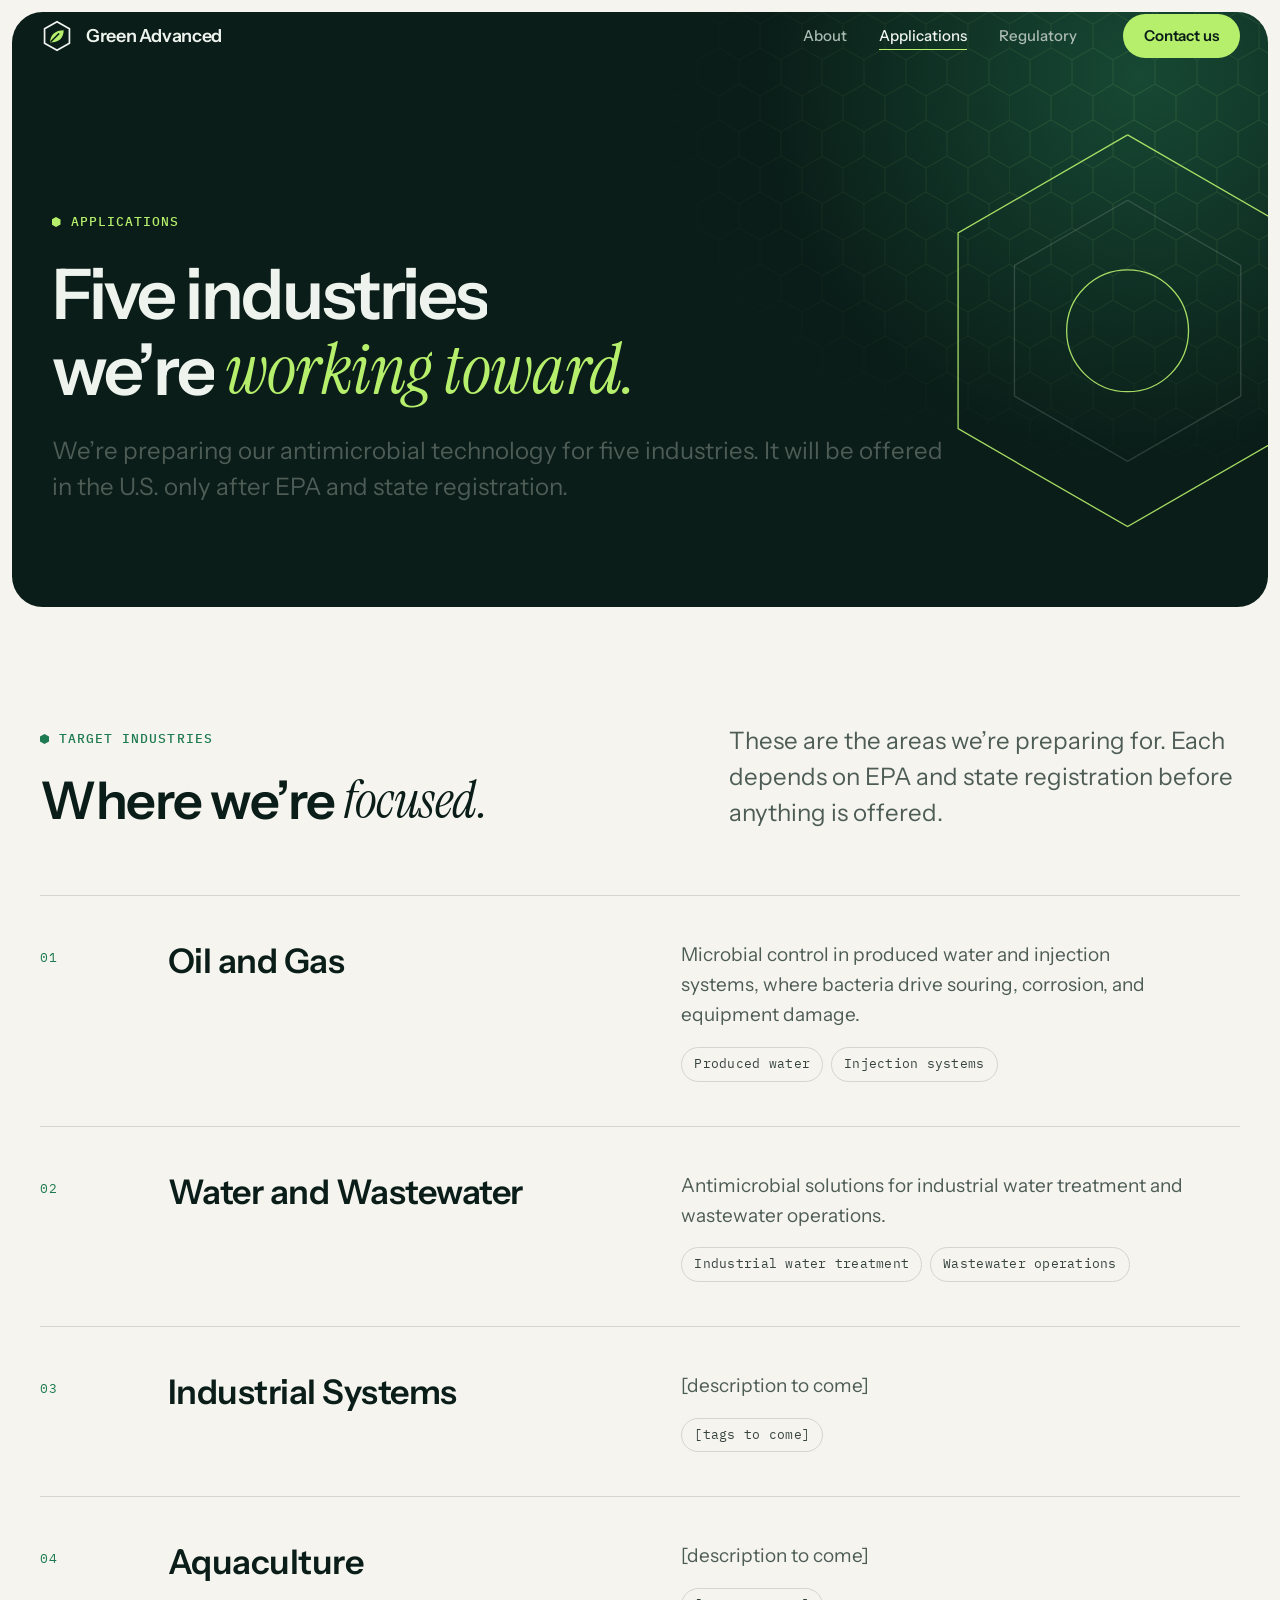
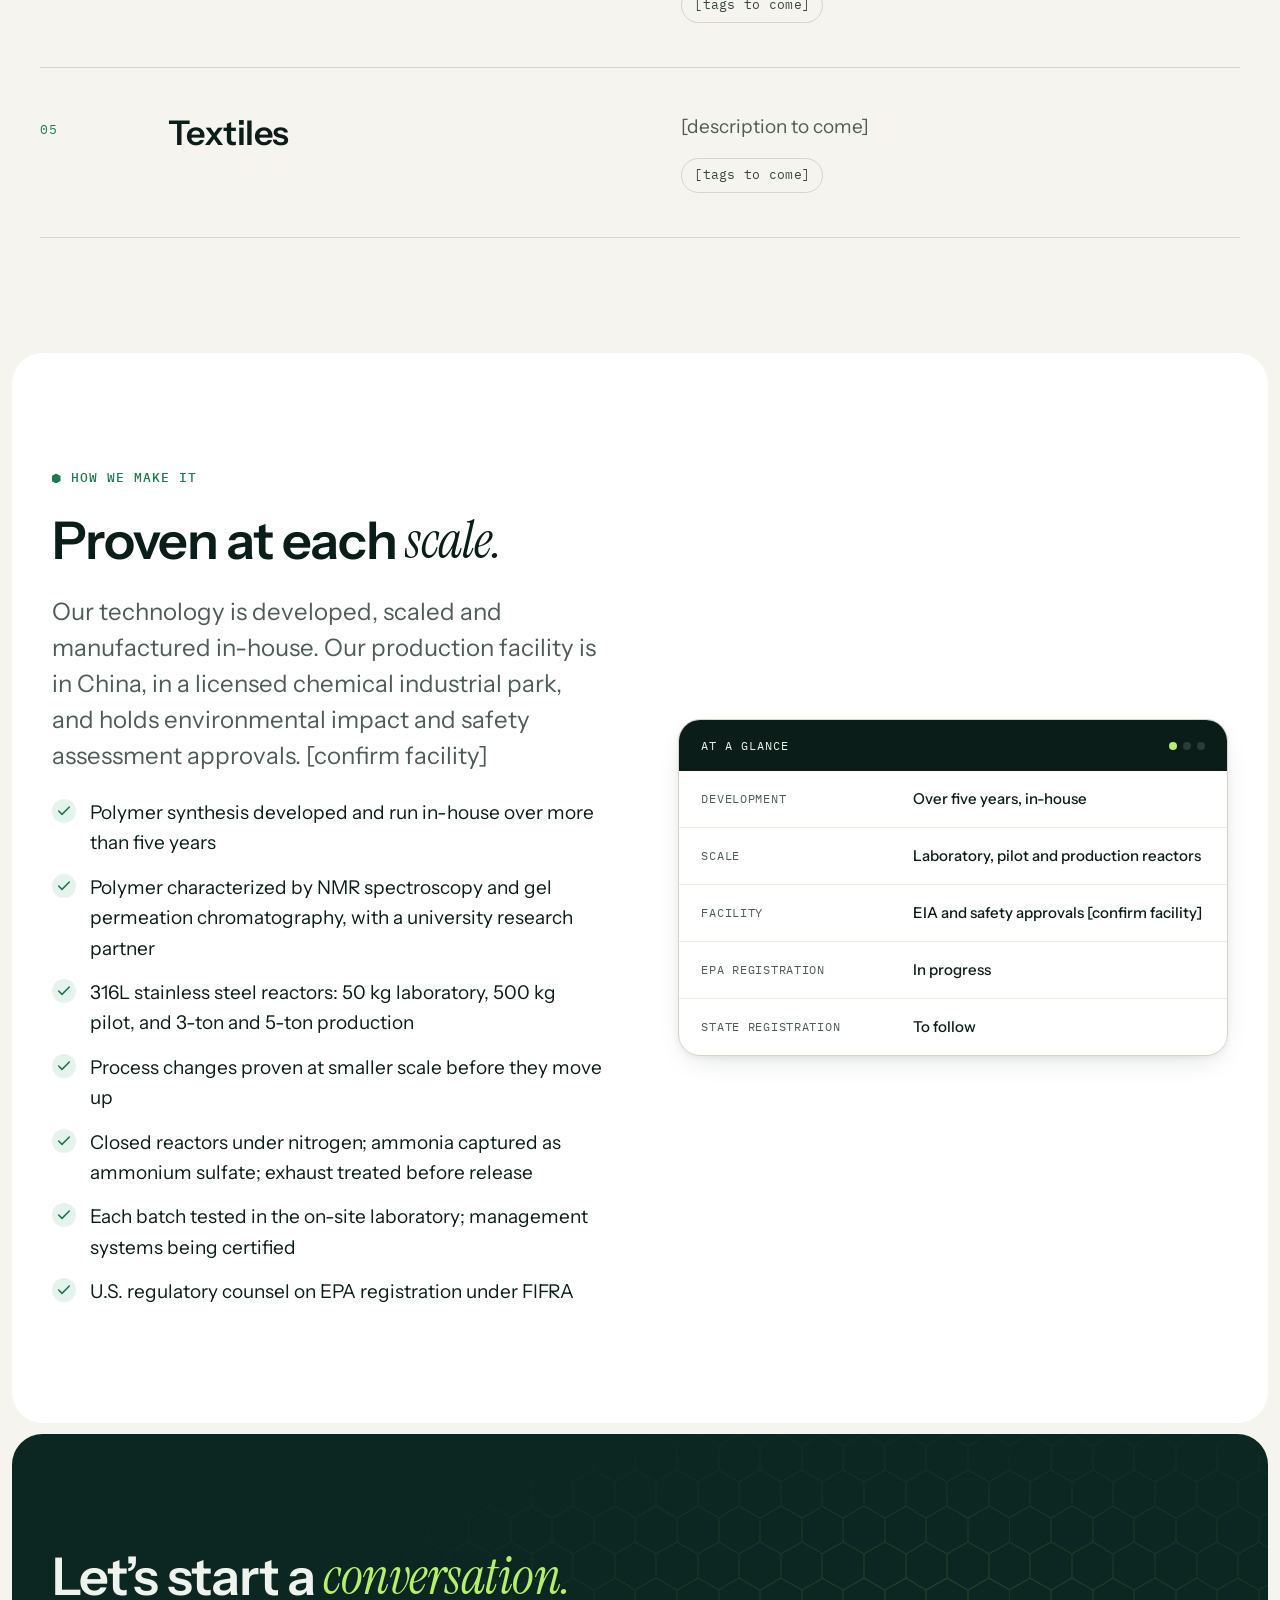
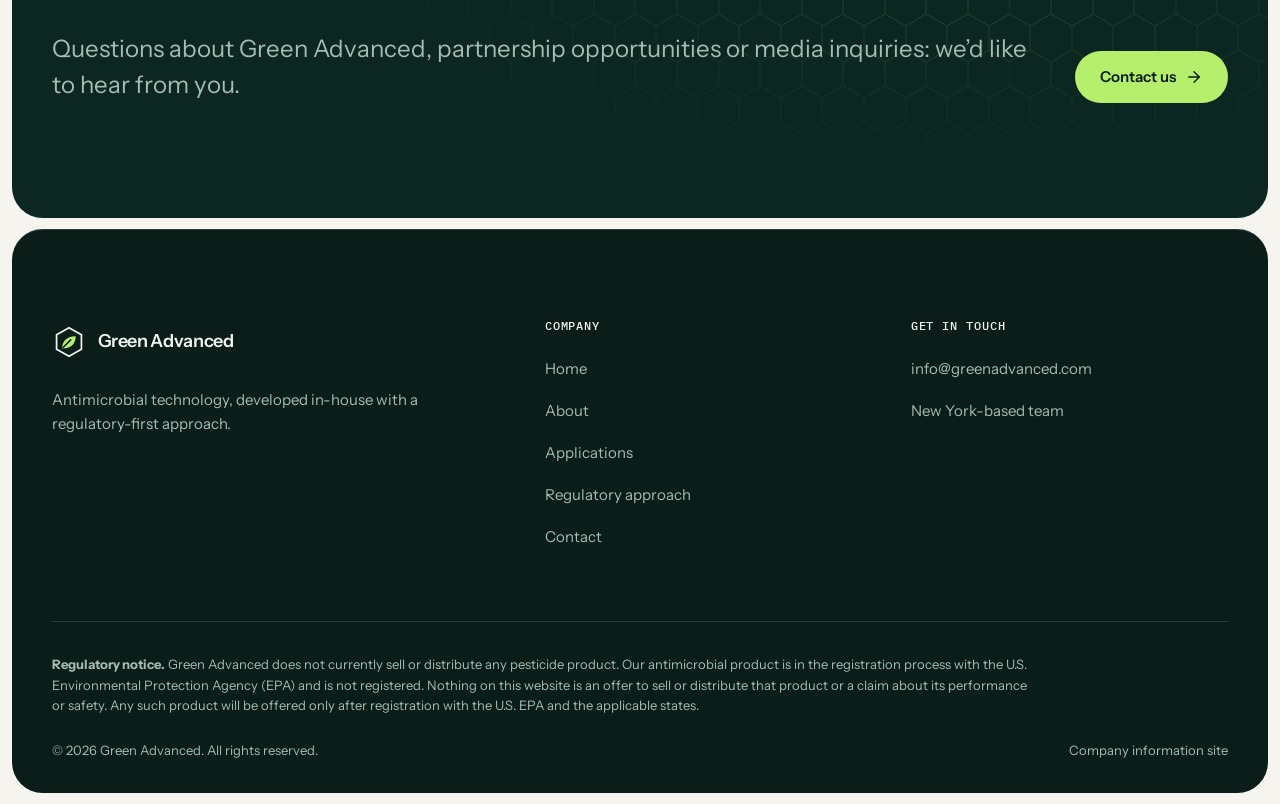
<file: capabilities.html>
<!doctype html>
<html lang="en">
<head>
<meta charset="utf-8">
<meta name="viewport" content="width=device-width, initial-scale=1, viewport-fit=cover">
<title>Applications | Green Advanced</title>
<meta name="description" content="The industries Green Advanced is targeting for its antimicrobial technology, and how we develop, scale and manufacture it in-house.">
<meta name="theme-color" content="#0a1d18">
<meta property="og:type" content="website">
<meta property="og:site_name" content="Green Advanced">
<meta property="og:title" content="Applications | Green Advanced">
<meta property="og:description" content="The industries Green Advanced is targeting for its antimicrobial technology, and how we develop, scale and manufacture it in-house.">
<link rel="icon" href="assets/img/favicon.svg" type="image/svg+xml">
<link rel="preconnect" href="https://fonts.googleapis.com">
<link rel="preconnect" href="https://fonts.gstatic.com" crossorigin>
<link rel="stylesheet" href="https://fonts.googleapis.com/css2?family=IBM+Plex+Mono:wght@400;500&family=Instrument+Sans:wght@400..700&family=Instrument+Serif:ital@1&display=swap">
<link rel="stylesheet" href="assets/css/styles.css">
<script>document.documentElement.classList.add("js");setTimeout(function(){if(!window.__ga)document.documentElement.classList.remove("js")},2500);</script>
<script src="assets/js/main.js" defer></script>
</head>
<body>
<a class="skip-link" href="#main">Skip to content</a>
<header class="site-header">
  <div class="container site-header__inner">
    <a class="brand" href="index.html"><svg class="brand__mark" viewBox="0 0 32 32" aria-hidden="true" focusable="false"><path class="hex" d="M16 2.5 27.7 9.25v13.5L16 29.5 4.3 22.75V9.25Z"/><path class="leaf" d="M9.5 22c0-7 4.8-11.5 12.8-11.5 0 7.6-4.9 11.5-12.8 11.5Z"/><path class="vein" d="M10.4 21.1 17.6 14"/></svg><span class="brand__word">Green Advanced</span></a>
    <nav class="nav" aria-label="Primary">
      <ul class="nav__links"><li><a href="about.html">About</a></li><li><a href="capabilities.html" aria-current="page">Applications</a></li><li><a href="sustainability.html">Regulatory</a></li></ul>
      <a class="btn btn--lime btn--sm" href="contact.html">Contact us</a>
    </nav>
    <button class="menu-toggle" type="button" aria-expanded="false" aria-controls="mobile-menu" aria-label="Open menu">
      <svg viewBox="0 0 24 24" fill="none" stroke="currentColor" stroke-width="1.8" stroke-linecap="round" aria-hidden="true" focusable="false"><path class="bar bar--top" d="M4 6h16"/><path class="bar bar--mid" d="M4 12h16"/><path class="bar bar--bot" d="M4 18h16"/></svg>
    </button>
  </div>
</header>
<div class="mobile-menu" id="mobile-menu">
  <nav aria-label="Mobile"><ul><li><a href="index.html">Home<svg viewBox="0 0 24 24" fill="none" stroke="currentColor" stroke-width="1.8" stroke-linecap="round" stroke-linejoin="round" aria-hidden="true" focusable="false"><path d="M5 12h14"/><path d="m12 5 7 7-7 7"/></svg></a></li><li><a href="about.html">About<svg viewBox="0 0 24 24" fill="none" stroke="currentColor" stroke-width="1.8" stroke-linecap="round" stroke-linejoin="round" aria-hidden="true" focusable="false"><path d="M5 12h14"/><path d="m12 5 7 7-7 7"/></svg></a></li><li><a href="capabilities.html" aria-current="page">Applications<svg viewBox="0 0 24 24" fill="none" stroke="currentColor" stroke-width="1.8" stroke-linecap="round" stroke-linejoin="round" aria-hidden="true" focusable="false"><path d="M5 12h14"/><path d="m12 5 7 7-7 7"/></svg></a></li><li><a href="sustainability.html">Regulatory<svg viewBox="0 0 24 24" fill="none" stroke="currentColor" stroke-width="1.8" stroke-linecap="round" stroke-linejoin="round" aria-hidden="true" focusable="false"><path d="M5 12h14"/><path d="m12 5 7 7-7 7"/></svg></a></li><li><a href="contact.html">Contact<svg viewBox="0 0 24 24" fill="none" stroke="currentColor" stroke-width="1.8" stroke-linecap="round" stroke-linejoin="round" aria-hidden="true" focusable="false"><path d="M5 12h14"/><path d="m12 5 7 7-7 7"/></svg></a></li></ul></nav>
  <div class="mobile-menu__foot"><p>General inquiries</p><a href="mailto:info@greenadvanced.com">info@greenadvanced.com</a></div>
</div>
<main id="main" tabindex="-1">
<section class="page-hero">
  <div class="hex-field" aria-hidden="true"></div>
  <div class="glow" aria-hidden="true"></div>
  <svg class="page-hero__ring" viewBox="0 0 200 200" aria-hidden="true" focusable="false">
    <g class="spin">
      <polygon class="draw" pathLength="1" style="--d:0" points="100,10 177.9,55 177.9,145 100,190 22.1,145 22.1,55"/>
    </g>
    <polygon class="draw r2" pathLength="1" style="--d:1" points="100,40 152,70 152,130 100,160 48,130 48,70"/>
    <circle class="draw" pathLength="1" style="--d:2" cx="100" cy="100" r="28"/>
  </svg>
  <div class="container">
    <div class="page-hero__inner">
      <p class="eyebrow" data-reveal>Applications</p>
      <h1 data-split>Five industries we&rsquo;re <em class="serif">working toward.</em></h1>
      <p class="lead" data-reveal style="--i:3">We&rsquo;re preparing our antimicrobial technology for five industries. It will be offered in the U.S. only after EPA and state registration.</p>
    </div>
  </div>
</section>

<section class="section" aria-labelledby="cap-title">
  <div class="container">
    <div class="section-head section-head--split">
      <div class="stack">
        <p class="eyebrow" data-reveal>Target industries</p>
        <h2 id="cap-title" data-split>Where we&rsquo;re <em class="serif">focused.</em></h2>
      </div>
      <p class="lead" data-reveal>These are the areas we&rsquo;re preparing for. Each depends on EPA and state registration before anything is offered.</p>
    </div>
    <div class="feature-list">
      <div class="feature" data-reveal>
  <span class="feature__num">01</span>
  <h3>Oil and Gas</h3>
  <div><p>Microbial control in produced water and injection systems, where bacteria drive souring, corrosion, and equipment damage.</p><ul aria-label="Includes"><li>Produced water</li><li>Injection systems</li></ul></div>
</div>
      <div class="feature" data-reveal>
  <span class="feature__num">02</span>
  <h3>Water and Wastewater</h3>
  <div><p>Antimicrobial solutions for industrial water treatment and wastewater operations.</p><ul aria-label="Includes"><li>Industrial water treatment</li><li>Wastewater operations</li></ul></div>
</div>
      <div class="feature" data-reveal>
  <span class="feature__num">03</span>
  <h3>Industrial Systems</h3>
  <div><p>[description to come]</p><ul aria-label="Includes"><li>[tags to come]</li></ul></div>
</div>
      <div class="feature" data-reveal>
  <span class="feature__num">04</span>
  <h3>Aquaculture</h3>
  <div><p>[description to come]</p><ul aria-label="Includes"><li>[tags to come]</li></ul></div>
</div>
      <div class="feature" data-reveal>
  <span class="feature__num">05</span>
  <h3>Textiles</h3>
  <div><p>[description to come]</p><ul aria-label="Includes"><li>[tags to come]</li></ul></div>
</div>
    </div>
  </div>
</section>

<section class="section section--white" aria-labelledby="quality-title">
  <div class="container split">
    <div class="stack">
      <p class="eyebrow" data-reveal>How we make it</p>
      <h2 id="quality-title" data-split>Proven at each <em class="serif">scale.</em></h2>
      <p class="lead" data-reveal>Our technology is developed, scaled and manufactured in-house. Our production facility is in China, in a licensed chemical industrial park, and holds environmental impact and safety assessment approvals. [confirm facility]</p>
      <div data-reveal>
        <ul class="checklist"><li><svg viewBox="0 0 24 24" fill="none" stroke="currentColor" stroke-width="1.8" stroke-linecap="round" stroke-linejoin="round" aria-hidden="true" focusable="false"><path d="M20 6 9 17l-5-5"/></svg><span>Polymer synthesis developed and run in-house over more than five years</span></li><li><svg viewBox="0 0 24 24" fill="none" stroke="currentColor" stroke-width="1.8" stroke-linecap="round" stroke-linejoin="round" aria-hidden="true" focusable="false"><path d="M20 6 9 17l-5-5"/></svg><span>Polymer characterized by NMR spectroscopy and gel permeation chromatography, with a university research partner</span></li><li><svg viewBox="0 0 24 24" fill="none" stroke="currentColor" stroke-width="1.8" stroke-linecap="round" stroke-linejoin="round" aria-hidden="true" focusable="false"><path d="M20 6 9 17l-5-5"/></svg><span>316L stainless steel reactors: 50 kg laboratory, 500 kg pilot, and 3-ton and 5-ton production</span></li><li><svg viewBox="0 0 24 24" fill="none" stroke="currentColor" stroke-width="1.8" stroke-linecap="round" stroke-linejoin="round" aria-hidden="true" focusable="false"><path d="M20 6 9 17l-5-5"/></svg><span>Process changes proven at smaller scale before they move up</span></li><li><svg viewBox="0 0 24 24" fill="none" stroke="currentColor" stroke-width="1.8" stroke-linecap="round" stroke-linejoin="round" aria-hidden="true" focusable="false"><path d="M20 6 9 17l-5-5"/></svg><span>Closed reactors under nitrogen; ammonia captured as ammonium sulfate; exhaust treated before release</span></li><li><svg viewBox="0 0 24 24" fill="none" stroke="currentColor" stroke-width="1.8" stroke-linecap="round" stroke-linejoin="round" aria-hidden="true" focusable="false"><path d="M20 6 9 17l-5-5"/></svg><span>Each batch tested in the on-site laboratory; management systems being certified</span></li><li><svg viewBox="0 0 24 24" fill="none" stroke="currentColor" stroke-width="1.8" stroke-linecap="round" stroke-linejoin="round" aria-hidden="true" focusable="false"><path d="M20 6 9 17l-5-5"/></svg><span>U.S. regulatory counsel on EPA registration under FIFRA</span></li></ul>
      </div>
    </div>
    <div class="sheet" data-reveal="scale">
  <div class="sheet__head"><span>At a glance</span><span class="dots" aria-hidden="true"><i></i><i></i><i></i></span></div>
  <dl><div class="sheet__row"><dt>Development</dt><dd>Over five years, in-house</dd></div><div class="sheet__row"><dt>Scale</dt><dd>Laboratory, pilot and production reactors</dd></div><div class="sheet__row"><dt>Facility</dt><dd>EIA and safety approvals [confirm facility]</dd></div><div class="sheet__row"><dt>EPA registration</dt><dd>In progress</dd></div><div class="sheet__row"><dt>State registration</dt><dd>To follow</dd></div></dl>
</div>
  </div>
</section>


<section class="section section--forest cta-band">
  <div class="hex-field" aria-hidden="true"></div>
  <div class="container cta-band__inner">
    <div class="stack">
      <h2 data-split>Let&rsquo;s start a <em class="serif">conversation.</em></h2>
      <p class="lead" data-reveal>Questions about Green Advanced, partnership opportunities or media inquiries: we&rsquo;d like to hear from you.</p>
    </div>
    <div data-reveal><a class="btn btn--lime" href="contact.html">Contact us <svg viewBox="0 0 24 24" fill="none" stroke="currentColor" stroke-width="1.8" stroke-linecap="round" stroke-linejoin="round" aria-hidden="true" focusable="false"><path d="M5 12h14"/><path d="m12 5 7 7-7 7"/></svg></a></div>
  </div>
</section>
</main>
<footer class="site-footer">
  <div class="container">
    <div class="footer__grid">
      <div class="footer__about">
        <a class="brand" href="index.html"><svg class="brand__mark" viewBox="0 0 32 32" aria-hidden="true" focusable="false"><path class="hex" d="M16 2.5 27.7 9.25v13.5L16 29.5 4.3 22.75V9.25Z"/><path class="leaf" d="M9.5 22c0-7 4.8-11.5 12.8-11.5 0 7.6-4.9 11.5-12.8 11.5Z"/><path class="vein" d="M10.4 21.1 17.6 14"/></svg><span class="brand__word">Green Advanced</span></a>
        <p>Antimicrobial technology, developed in-house with a regulatory-first approach.</p>
      </div>
      <nav class="footer__col" aria-label="Footer">
        <h2>Company</h2>
        <ul><li><a href="index.html">Home</a></li><li><a href="about.html">About</a></li><li><a href="capabilities.html">Applications</a></li><li><a href="sustainability.html">Regulatory approach</a></li><li><a href="contact.html">Contact</a></li></ul>
      </nav>
      <div class="footer__col">
        <h2>Get in touch</h2>
        <ul>
          <li><a href="mailto:info@greenadvanced.com">info@greenadvanced.com</a></li>
          <li><a href="contact.html">New York-based team</a></li>
        </ul>
      </div>
    </div>
    <div class="footer__legal">
      <p class="footer__disclaimer"><strong>Regulatory notice.</strong> Green Advanced does not currently sell or distribute any pesticide product. Our antimicrobial product is in the registration process with the U.S. Environmental Protection Agency (EPA) and is not registered. Nothing on this website is an offer to sell or distribute that product or a claim about its performance or safety. Any such product will be offered only after registration with the U.S. EPA and the applicable states.</p>
      <div class="footer__bottom">
        <p>&copy; <span data-year>2026</span> Green Advanced. All rights reserved.</p>
        <p>Company information site</p>
      </div>
    </div>
  </div>
</footer>
</body>
</html>
</file>
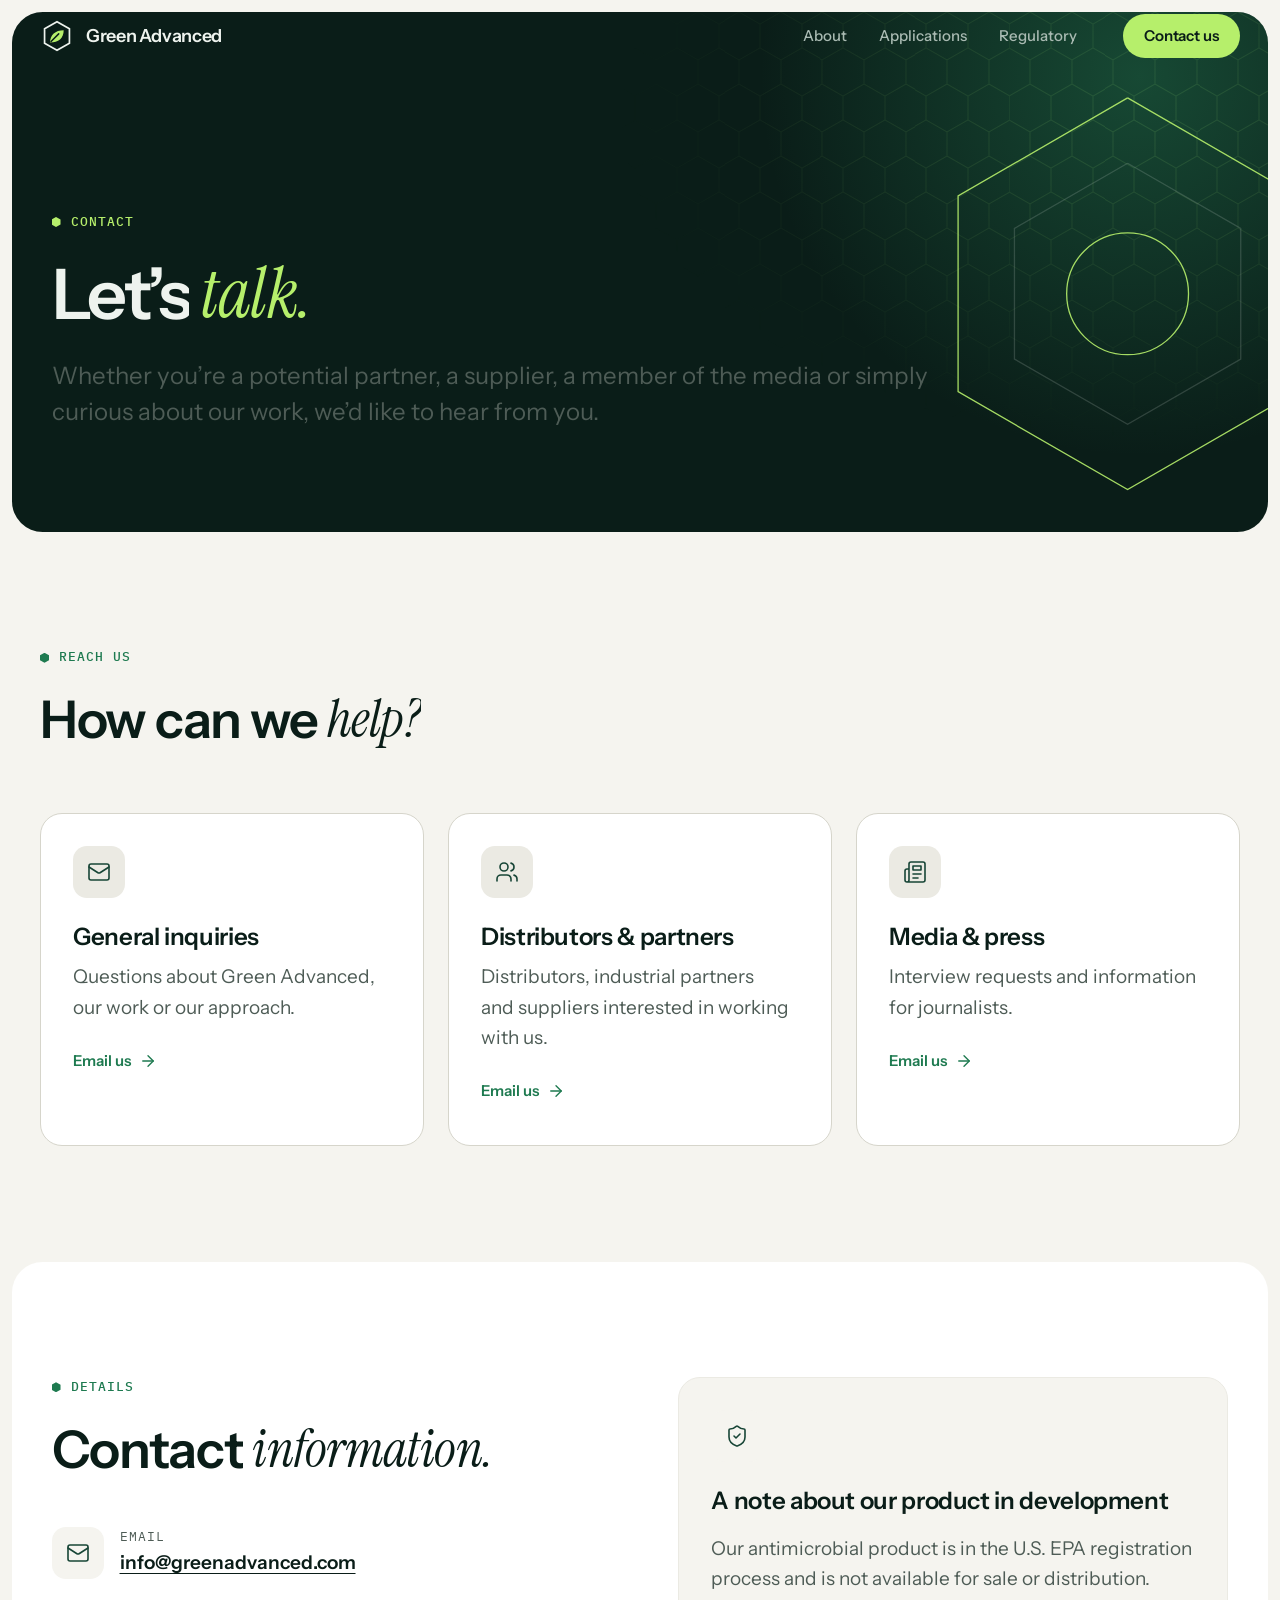
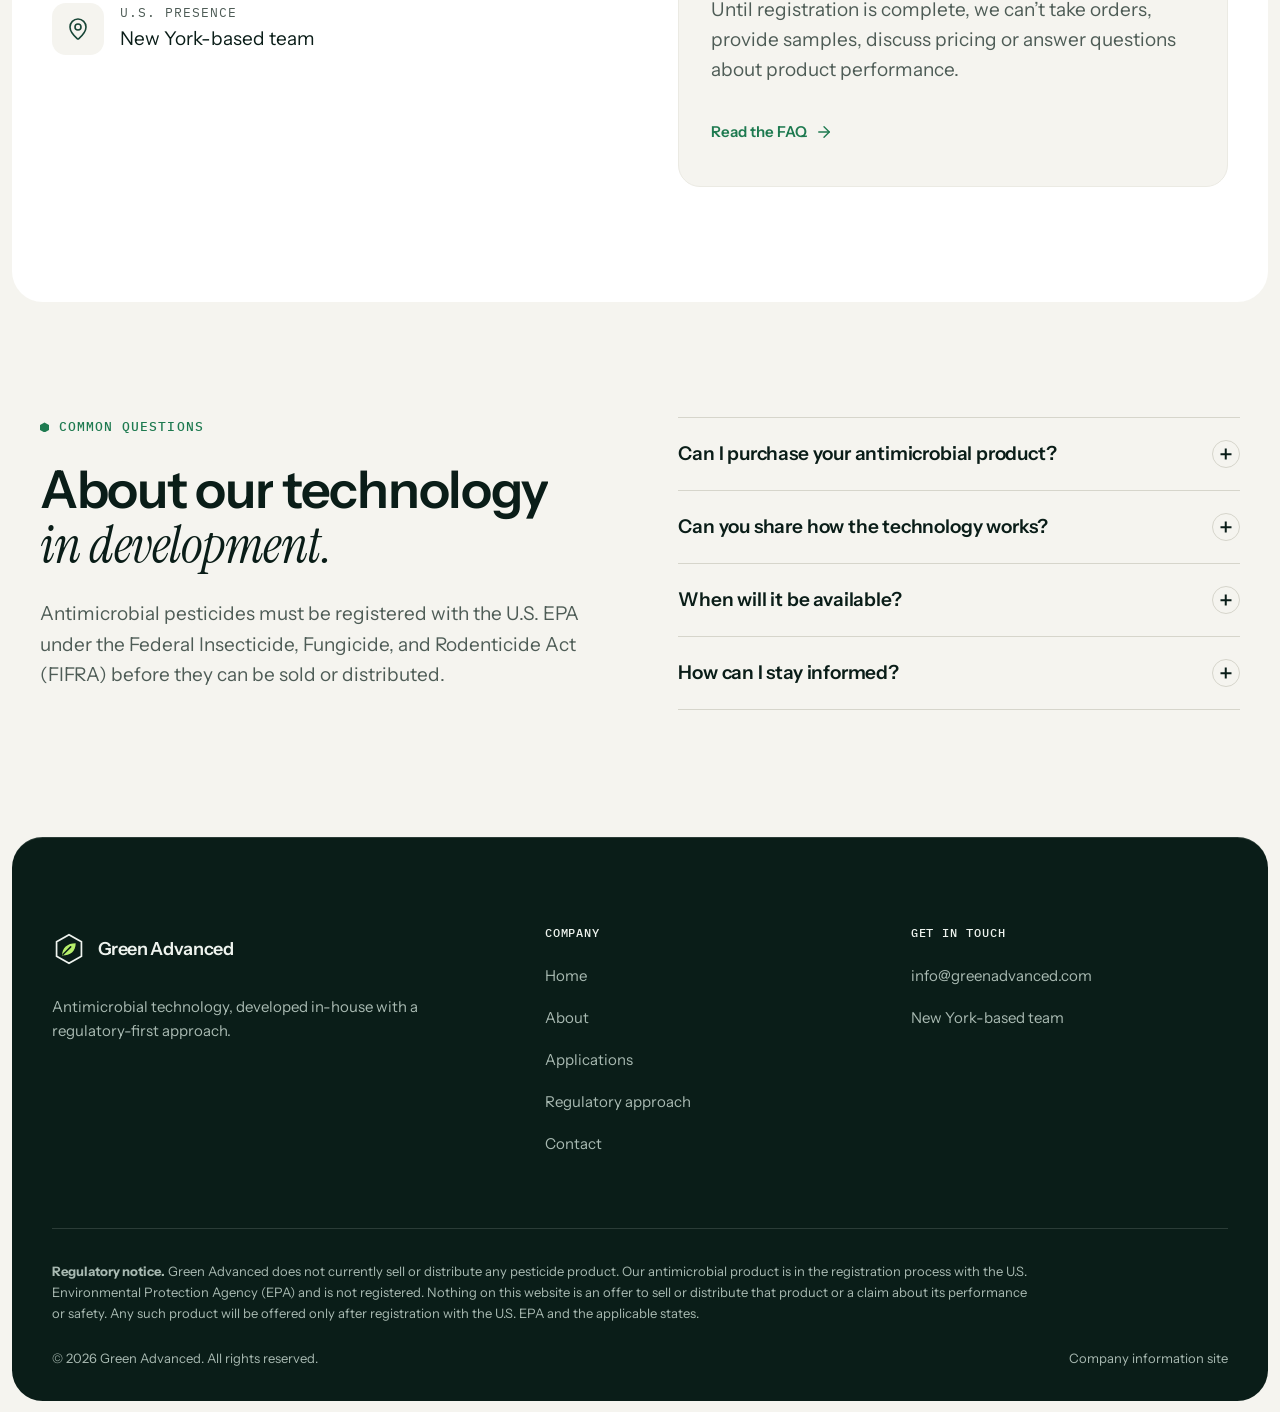
<file: contact.html>
<!doctype html>
<html lang="en">
<head>
<meta charset="utf-8">
<meta name="viewport" content="width=device-width, initial-scale=1, viewport-fit=cover">
<title>Contact | Green Advanced</title>
<meta name="description" content="Get in touch with Green Advanced for general inquiries, distributor and partner inquiries, and media requests, and find answers to common questions.">
<meta name="theme-color" content="#0a1d18">
<meta property="og:type" content="website">
<meta property="og:site_name" content="Green Advanced">
<meta property="og:title" content="Contact | Green Advanced">
<meta property="og:description" content="Get in touch with Green Advanced for general inquiries, distributor and partner inquiries, and media requests, and find answers to common questions.">
<link rel="icon" href="assets/img/favicon.svg" type="image/svg+xml">
<link rel="preconnect" href="https://fonts.googleapis.com">
<link rel="preconnect" href="https://fonts.gstatic.com" crossorigin>
<link rel="stylesheet" href="https://fonts.googleapis.com/css2?family=IBM+Plex+Mono:wght@400;500&family=Instrument+Sans:wght@400..700&family=Instrument+Serif:ital@1&display=swap">
<link rel="stylesheet" href="assets/css/styles.css">
<script>document.documentElement.classList.add("js");setTimeout(function(){if(!window.__ga)document.documentElement.classList.remove("js")},2500);</script>
<script src="assets/js/main.js" defer></script>
</head>
<body>
<a class="skip-link" href="#main">Skip to content</a>
<header class="site-header">
  <div class="container site-header__inner">
    <a class="brand" href="index.html"><svg class="brand__mark" viewBox="0 0 32 32" aria-hidden="true" focusable="false"><path class="hex" d="M16 2.5 27.7 9.25v13.5L16 29.5 4.3 22.75V9.25Z"/><path class="leaf" d="M9.5 22c0-7 4.8-11.5 12.8-11.5 0 7.6-4.9 11.5-12.8 11.5Z"/><path class="vein" d="M10.4 21.1 17.6 14"/></svg><span class="brand__word">Green Advanced</span></a>
    <nav class="nav" aria-label="Primary">
      <ul class="nav__links"><li><a href="about.html">About</a></li><li><a href="capabilities.html">Applications</a></li><li><a href="sustainability.html">Regulatory</a></li></ul>
      <a class="btn btn--lime btn--sm" href="contact.html" aria-current="page">Contact us</a>
    </nav>
    <button class="menu-toggle" type="button" aria-expanded="false" aria-controls="mobile-menu" aria-label="Open menu">
      <svg viewBox="0 0 24 24" fill="none" stroke="currentColor" stroke-width="1.8" stroke-linecap="round" aria-hidden="true" focusable="false"><path class="bar bar--top" d="M4 6h16"/><path class="bar bar--mid" d="M4 12h16"/><path class="bar bar--bot" d="M4 18h16"/></svg>
    </button>
  </div>
</header>
<div class="mobile-menu" id="mobile-menu">
  <nav aria-label="Mobile"><ul><li><a href="index.html">Home<svg viewBox="0 0 24 24" fill="none" stroke="currentColor" stroke-width="1.8" stroke-linecap="round" stroke-linejoin="round" aria-hidden="true" focusable="false"><path d="M5 12h14"/><path d="m12 5 7 7-7 7"/></svg></a></li><li><a href="about.html">About<svg viewBox="0 0 24 24" fill="none" stroke="currentColor" stroke-width="1.8" stroke-linecap="round" stroke-linejoin="round" aria-hidden="true" focusable="false"><path d="M5 12h14"/><path d="m12 5 7 7-7 7"/></svg></a></li><li><a href="capabilities.html">Applications<svg viewBox="0 0 24 24" fill="none" stroke="currentColor" stroke-width="1.8" stroke-linecap="round" stroke-linejoin="round" aria-hidden="true" focusable="false"><path d="M5 12h14"/><path d="m12 5 7 7-7 7"/></svg></a></li><li><a href="sustainability.html">Regulatory<svg viewBox="0 0 24 24" fill="none" stroke="currentColor" stroke-width="1.8" stroke-linecap="round" stroke-linejoin="round" aria-hidden="true" focusable="false"><path d="M5 12h14"/><path d="m12 5 7 7-7 7"/></svg></a></li><li><a href="contact.html" aria-current="page">Contact<svg viewBox="0 0 24 24" fill="none" stroke="currentColor" stroke-width="1.8" stroke-linecap="round" stroke-linejoin="round" aria-hidden="true" focusable="false"><path d="M5 12h14"/><path d="m12 5 7 7-7 7"/></svg></a></li></ul></nav>
  <div class="mobile-menu__foot"><p>General inquiries</p><a href="mailto:info@greenadvanced.com">info@greenadvanced.com</a></div>
</div>
<main id="main" tabindex="-1">
<section class="page-hero">
  <div class="hex-field" aria-hidden="true"></div>
  <div class="glow" aria-hidden="true"></div>
  <svg class="page-hero__ring" viewBox="0 0 200 200" aria-hidden="true" focusable="false">
    <g class="spin">
      <polygon class="draw" pathLength="1" style="--d:0" points="100,10 177.9,55 177.9,145 100,190 22.1,145 22.1,55"/>
    </g>
    <polygon class="draw r2" pathLength="1" style="--d:1" points="100,40 152,70 152,130 100,160 48,130 48,70"/>
    <circle class="draw" pathLength="1" style="--d:2" cx="100" cy="100" r="28"/>
  </svg>
  <div class="container">
    <div class="page-hero__inner">
      <p class="eyebrow" data-reveal>Contact</p>
      <h1 data-split>Let&rsquo;s <em class="serif">talk.</em></h1>
      <p class="lead" data-reveal style="--i:3">Whether you&rsquo;re a potential partner, a supplier, a member of the media or simply curious about our work, we&rsquo;d like to hear from you.</p>
    </div>
  </div>
</section>

<section class="section" aria-labelledby="reach-title">
  <div class="container">
    <div class="section-head">
      <p class="eyebrow" data-reveal>Reach us</p>
      <h2 id="reach-title" data-split>How can we <em class="serif">help?</em></h2>
    </div>
    <div class="grid grid--3" data-stagger>
      <article class="card contact-card" data-reveal>
  <span class="icon"><svg viewBox="0 0 24 24" fill="none" stroke="currentColor" stroke-width="1.8" stroke-linecap="round" stroke-linejoin="round" aria-hidden="true" focusable="false"><rect width="20" height="16" x="2" y="4" rx="2"/><path d="m22 7-8.97 5.7a1.94 1.94 0 0 1-2.06 0L2 7"/></svg></span>
  <h3>General inquiries</h3>
  <p>Questions about Green Advanced, our work or our approach.</p>
  <a class="email link-arrow" href="mailto:info@greenadvanced.com?subject=General%20inquiry">Email us <svg viewBox="0 0 24 24" fill="none" stroke="currentColor" stroke-width="1.8" stroke-linecap="round" stroke-linejoin="round" aria-hidden="true" focusable="false"><path d="M5 12h14"/><path d="m12 5 7 7-7 7"/></svg></a>
</article>
      <article class="card contact-card" data-reveal>
  <span class="icon"><svg viewBox="0 0 24 24" fill="none" stroke="currentColor" stroke-width="1.8" stroke-linecap="round" stroke-linejoin="round" aria-hidden="true" focusable="false"><path d="M16 21v-2a4 4 0 0 0-4-4H6a4 4 0 0 0-4 4v2"/><circle cx="9" cy="7" r="4"/><path d="M22 21v-2a4 4 0 0 0-3-3.87"/><path d="M16 3.13a4 4 0 0 1 0 7.75"/></svg></span>
  <h3>Distributors &amp; partners</h3>
  <p>Distributors, industrial partners and suppliers interested in working with us.</p>
  <a class="email link-arrow" href="mailto:info@greenadvanced.com?subject=Partnership%20inquiry">Email us <svg viewBox="0 0 24 24" fill="none" stroke="currentColor" stroke-width="1.8" stroke-linecap="round" stroke-linejoin="round" aria-hidden="true" focusable="false"><path d="M5 12h14"/><path d="m12 5 7 7-7 7"/></svg></a>
</article>
      <article class="card contact-card" data-reveal>
  <span class="icon"><svg viewBox="0 0 24 24" fill="none" stroke="currentColor" stroke-width="1.8" stroke-linecap="round" stroke-linejoin="round" aria-hidden="true" focusable="false"><path d="M4 22h16a2 2 0 0 0 2-2V4a2 2 0 0 0-2-2H8a2 2 0 0 0-2 2v16a2 2 0 0 1-2 2Zm0 0a2 2 0 0 1-2-2v-9c0-1.1.9-2 2-2h2"/><path d="M18 14h-8"/><path d="M15 18h-5"/><path d="M10 6h8v4h-8V6Z"/></svg></span>
  <h3>Media &amp; press</h3>
  <p>Interview requests and information for journalists.</p>
  <a class="email link-arrow" href="mailto:info@greenadvanced.com?subject=Media%20inquiry">Email us <svg viewBox="0 0 24 24" fill="none" stroke="currentColor" stroke-width="1.8" stroke-linecap="round" stroke-linejoin="round" aria-hidden="true" focusable="false"><path d="M5 12h14"/><path d="m12 5 7 7-7 7"/></svg></a>
</article>
    </div>
  </div>
</section>

<section class="section section--white" aria-labelledby="details-title">
  <div class="container split" style="align-items:start">
    <div class="stack">
      <p class="eyebrow" data-reveal>Details</p>
      <h2 id="details-title" data-split>Contact <em class="serif">information.</em></h2>
      <div class="contact-meta mt-3" data-reveal>
        <div class="contact-meta__row"><span class="icon"><svg viewBox="0 0 24 24" fill="none" stroke="currentColor" stroke-width="1.8" stroke-linecap="round" stroke-linejoin="round" aria-hidden="true" focusable="false"><rect width="20" height="16" x="2" y="4" rx="2"/><path d="m22 7-8.97 5.7a1.94 1.94 0 0 1-2.06 0L2 7"/></svg></span><div><p>Email</p><a href="mailto:info@greenadvanced.com">info@greenadvanced.com</a></div></div>
        <div class="contact-meta__row"><span class="icon"><svg viewBox="0 0 24 24" fill="none" stroke="currentColor" stroke-width="1.8" stroke-linecap="round" stroke-linejoin="round" aria-hidden="true" focusable="false"><path d="M20 10c0 4.993-5.539 10.193-7.399 11.799a1 1 0 0 1-1.202 0C9.539 20.193 4 14.993 4 10a8 8 0 0 1 16 0"/><circle cx="12" cy="10" r="3"/></svg></span><div><p>U.S. presence</p><span>New York-based team</span></div></div>
      </div>
    </div>
    <article class="card" data-reveal>
      <span class="icon"><svg viewBox="0 0 24 24" fill="none" stroke="currentColor" stroke-width="1.8" stroke-linecap="round" stroke-linejoin="round" aria-hidden="true" focusable="false"><path d="M20 13c0 5-3.5 7.5-7.66 8.95a1 1 0 0 1-.67-.01C7.5 20.5 4 18 4 13V6a1 1 0 0 1 1-1c2 0 4.5-1.2 6.24-2.72a1.17 1.17 0 0 1 1.52 0C14.51 3.81 17 5 19 5a1 1 0 0 1 1 1z"/><path d="m9 12 2 2 4-4"/></svg></span>
      <h3>A note about our product in development</h3>
      <p>Our antimicrobial product is in the U.S. EPA registration process and is not available for sale or distribution. Until registration is complete, we can&rsquo;t take orders, provide samples, discuss pricing or answer questions about product performance.</p>
      <a class="link-arrow" href="#faq">Read the FAQ <svg viewBox="0 0 24 24" fill="none" stroke="currentColor" stroke-width="1.8" stroke-linecap="round" stroke-linejoin="round" aria-hidden="true" focusable="false"><path d="M5 12h14"/><path d="m12 5 7 7-7 7"/></svg></a>
    </article>
  </div>
</section>

<section class="section" id="faq" aria-labelledby="faq-title">
  <div class="container">
    <div class="split" style="align-items:start">
      <div class="stack">
        <p class="eyebrow" data-reveal>Common questions</p>
        <h2 id="faq-title" data-split>About our technology <em class="serif">in development.</em></h2>
        <p class="muted" data-reveal>Antimicrobial pesticides must be registered with the U.S. EPA under the Federal Insecticide, Fungicide, and Rodenticide Act (FIFRA) before they can be sold or distributed.</p>
      </div>
      <div class="faq" data-reveal>
        <details>
          <summary>Can I purchase your antimicrobial product?<span class="plus" aria-hidden="true"></span></summary>
          <div class="faq__body"><p>Not at this time. The product is not registered with the U.S. EPA, and it cannot be sold or distributed until registration is granted. We are unable to take orders, provide samples or discuss pricing.</p></div>
        </details>
        <details>
          <summary>Can you share how the technology works?<span class="plus" aria-hidden="true"></span></summary>
          <div class="faq__body"><p>Not yet. Until the EPA completes its review, we do not make claims about the technology&rsquo;s performance, uses or safety. Any future claims will be consistent with the EPA-approved label.</p></div>
        </details>
        <details>
          <summary>When will it be available?<span class="plus" aria-hidden="true"></span></summary>
          <div class="faq__body"><p>Timing depends on the EPA&rsquo;s review and on registration in individual states. We will post updates on this site as the process moves forward.</p></div>
        </details>
        <details>
          <summary>How can I stay informed?<span class="plus" aria-hidden="true"></span></summary>
          <div class="faq__body"><p>Email us at <a href="mailto:info@greenadvanced.com">info@greenadvanced.com</a> and we&rsquo;ll follow up when there is news to share.</p></div>
        </details>
      </div>
    </div>
  </div>
</section>
</main>
<footer class="site-footer">
  <div class="container">
    <div class="footer__grid">
      <div class="footer__about">
        <a class="brand" href="index.html"><svg class="brand__mark" viewBox="0 0 32 32" aria-hidden="true" focusable="false"><path class="hex" d="M16 2.5 27.7 9.25v13.5L16 29.5 4.3 22.75V9.25Z"/><path class="leaf" d="M9.5 22c0-7 4.8-11.5 12.8-11.5 0 7.6-4.9 11.5-12.8 11.5Z"/><path class="vein" d="M10.4 21.1 17.6 14"/></svg><span class="brand__word">Green Advanced</span></a>
        <p>Antimicrobial technology, developed in-house with a regulatory-first approach.</p>
      </div>
      <nav class="footer__col" aria-label="Footer">
        <h2>Company</h2>
        <ul><li><a href="index.html">Home</a></li><li><a href="about.html">About</a></li><li><a href="capabilities.html">Applications</a></li><li><a href="sustainability.html">Regulatory approach</a></li><li><a href="contact.html">Contact</a></li></ul>
      </nav>
      <div class="footer__col">
        <h2>Get in touch</h2>
        <ul>
          <li><a href="mailto:info@greenadvanced.com">info@greenadvanced.com</a></li>
          <li><a href="contact.html">New York-based team</a></li>
        </ul>
      </div>
    </div>
    <div class="footer__legal">
      <p class="footer__disclaimer"><strong>Regulatory notice.</strong> Green Advanced does not currently sell or distribute any pesticide product. Our antimicrobial product is in the registration process with the U.S. Environmental Protection Agency (EPA) and is not registered. Nothing on this website is an offer to sell or distribute that product or a claim about its performance or safety. Any such product will be offered only after registration with the U.S. EPA and the applicable states.</p>
      <div class="footer__bottom">
        <p>&copy; <span data-year>2026</span> Green Advanced. All rights reserved.</p>
        <p>Company information site</p>
      </div>
    </div>
  </div>
</footer>
</body>
</html>
</file>
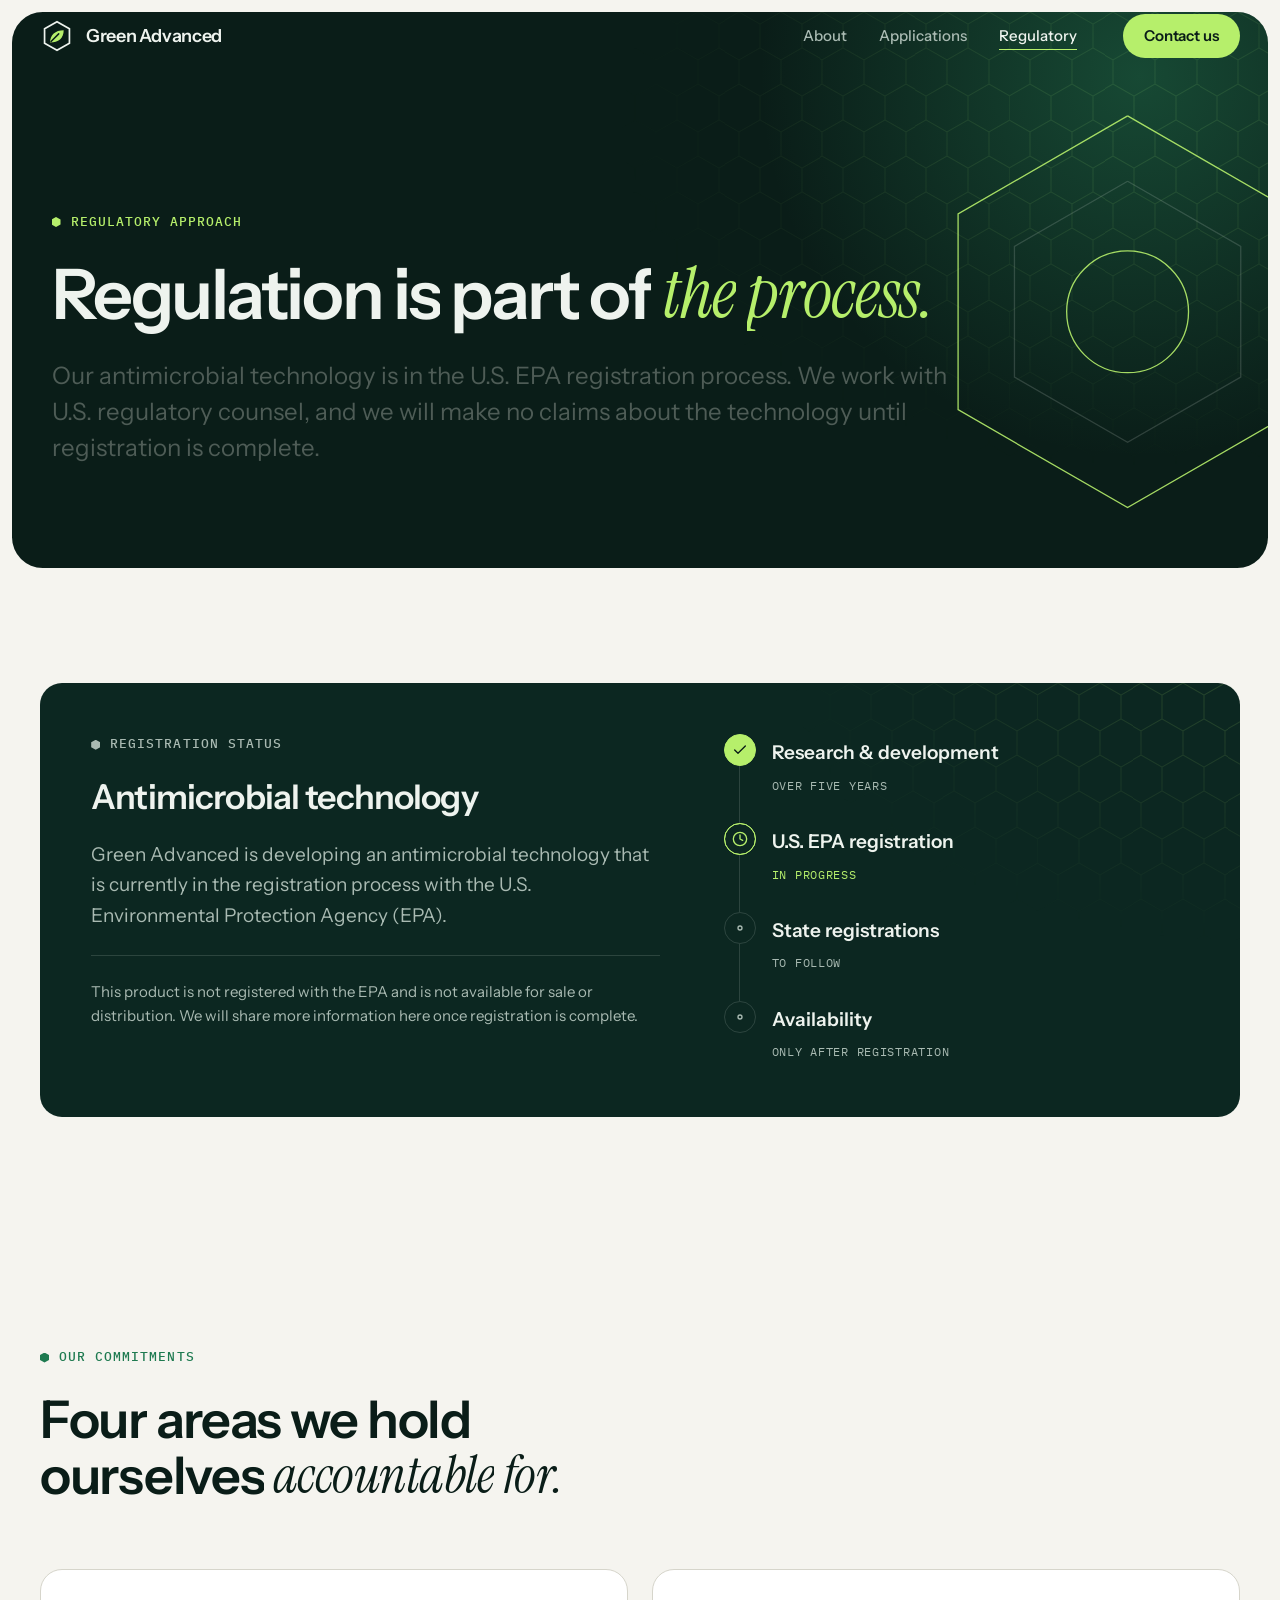
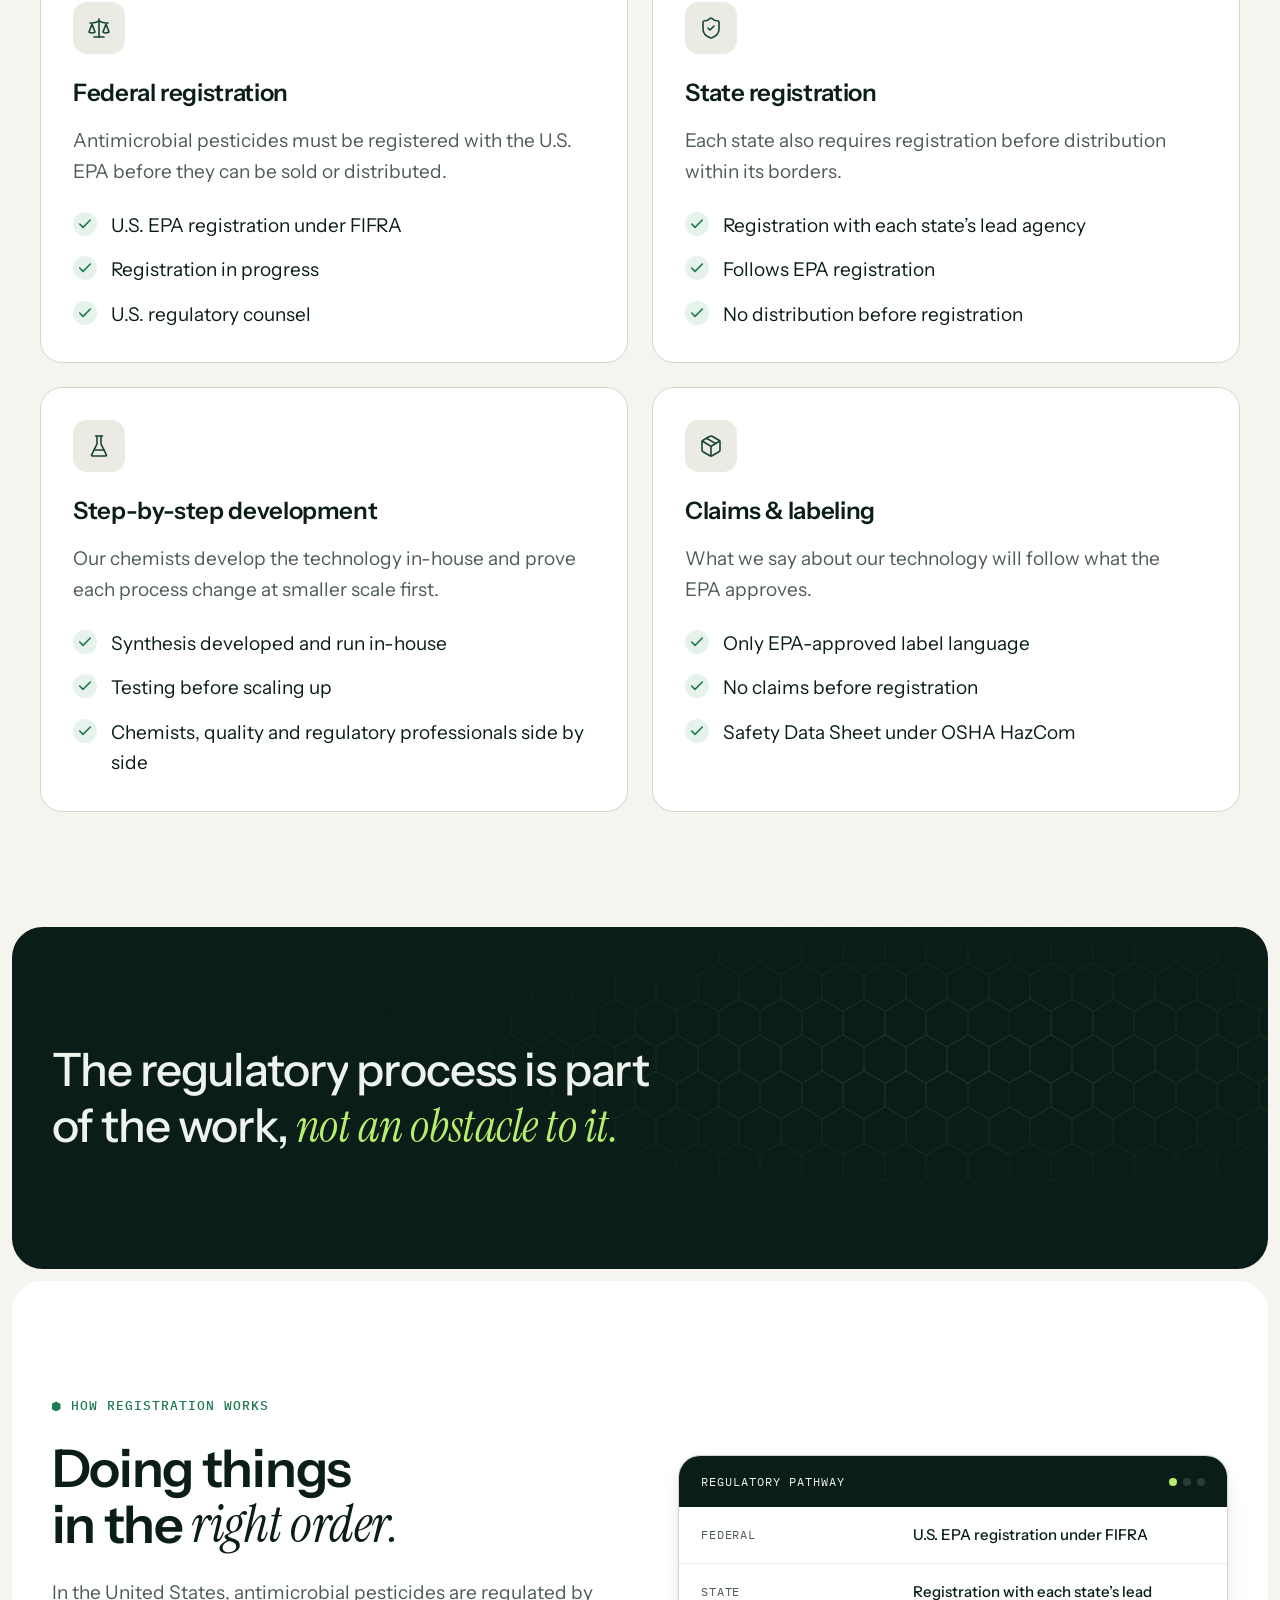
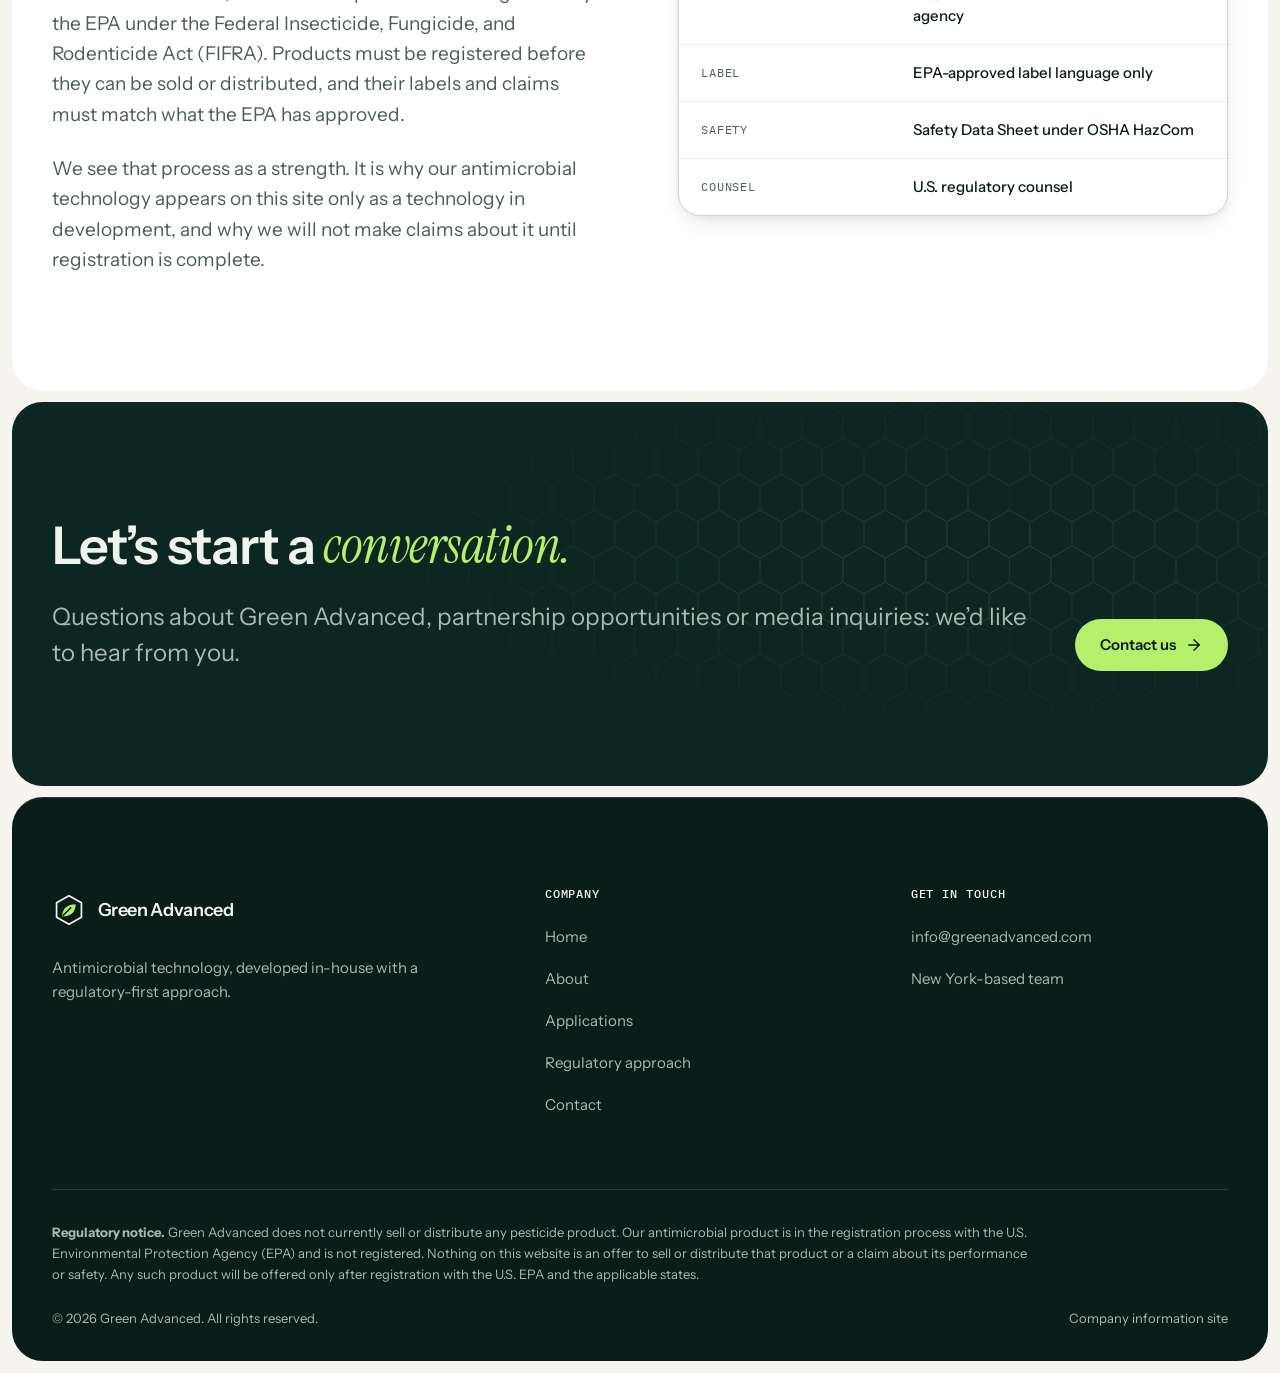
<file: sustainability.html>
<!doctype html>
<html lang="en">
<head>
<meta charset="utf-8">
<meta name="viewport" content="width=device-width, initial-scale=1, viewport-fit=cover">
<title>Regulatory Approach | Green Advanced</title>
<meta name="description" content="How Green Advanced approaches U.S. EPA and state registration for its antimicrobial technology, and why we make no claims before registration.">
<meta name="theme-color" content="#0a1d18">
<meta property="og:type" content="website">
<meta property="og:site_name" content="Green Advanced">
<meta property="og:title" content="Regulatory Approach | Green Advanced">
<meta property="og:description" content="How Green Advanced approaches U.S. EPA and state registration for its antimicrobial technology, and why we make no claims before registration.">
<link rel="icon" href="assets/img/favicon.svg" type="image/svg+xml">
<link rel="preconnect" href="https://fonts.googleapis.com">
<link rel="preconnect" href="https://fonts.gstatic.com" crossorigin>
<link rel="stylesheet" href="https://fonts.googleapis.com/css2?family=IBM+Plex+Mono:wght@400;500&family=Instrument+Sans:wght@400..700&family=Instrument+Serif:ital@1&display=swap">
<link rel="stylesheet" href="assets/css/styles.css">
<script>document.documentElement.classList.add("js");setTimeout(function(){if(!window.__ga)document.documentElement.classList.remove("js")},2500);</script>
<script src="assets/js/main.js" defer></script>
</head>
<body>
<a class="skip-link" href="#main">Skip to content</a>
<header class="site-header">
  <div class="container site-header__inner">
    <a class="brand" href="index.html"><svg class="brand__mark" viewBox="0 0 32 32" aria-hidden="true" focusable="false"><path class="hex" d="M16 2.5 27.7 9.25v13.5L16 29.5 4.3 22.75V9.25Z"/><path class="leaf" d="M9.5 22c0-7 4.8-11.5 12.8-11.5 0 7.6-4.9 11.5-12.8 11.5Z"/><path class="vein" d="M10.4 21.1 17.6 14"/></svg><span class="brand__word">Green Advanced</span></a>
    <nav class="nav" aria-label="Primary">
      <ul class="nav__links"><li><a href="about.html">About</a></li><li><a href="capabilities.html">Applications</a></li><li><a href="sustainability.html" aria-current="page">Regulatory</a></li></ul>
      <a class="btn btn--lime btn--sm" href="contact.html">Contact us</a>
    </nav>
    <button class="menu-toggle" type="button" aria-expanded="false" aria-controls="mobile-menu" aria-label="Open menu">
      <svg viewBox="0 0 24 24" fill="none" stroke="currentColor" stroke-width="1.8" stroke-linecap="round" aria-hidden="true" focusable="false"><path class="bar bar--top" d="M4 6h16"/><path class="bar bar--mid" d="M4 12h16"/><path class="bar bar--bot" d="M4 18h16"/></svg>
    </button>
  </div>
</header>
<div class="mobile-menu" id="mobile-menu">
  <nav aria-label="Mobile"><ul><li><a href="index.html">Home<svg viewBox="0 0 24 24" fill="none" stroke="currentColor" stroke-width="1.8" stroke-linecap="round" stroke-linejoin="round" aria-hidden="true" focusable="false"><path d="M5 12h14"/><path d="m12 5 7 7-7 7"/></svg></a></li><li><a href="about.html">About<svg viewBox="0 0 24 24" fill="none" stroke="currentColor" stroke-width="1.8" stroke-linecap="round" stroke-linejoin="round" aria-hidden="true" focusable="false"><path d="M5 12h14"/><path d="m12 5 7 7-7 7"/></svg></a></li><li><a href="capabilities.html">Applications<svg viewBox="0 0 24 24" fill="none" stroke="currentColor" stroke-width="1.8" stroke-linecap="round" stroke-linejoin="round" aria-hidden="true" focusable="false"><path d="M5 12h14"/><path d="m12 5 7 7-7 7"/></svg></a></li><li><a href="sustainability.html" aria-current="page">Regulatory<svg viewBox="0 0 24 24" fill="none" stroke="currentColor" stroke-width="1.8" stroke-linecap="round" stroke-linejoin="round" aria-hidden="true" focusable="false"><path d="M5 12h14"/><path d="m12 5 7 7-7 7"/></svg></a></li><li><a href="contact.html">Contact<svg viewBox="0 0 24 24" fill="none" stroke="currentColor" stroke-width="1.8" stroke-linecap="round" stroke-linejoin="round" aria-hidden="true" focusable="false"><path d="M5 12h14"/><path d="m12 5 7 7-7 7"/></svg></a></li></ul></nav>
  <div class="mobile-menu__foot"><p>General inquiries</p><a href="mailto:info@greenadvanced.com">info@greenadvanced.com</a></div>
</div>
<main id="main" tabindex="-1">
<section class="page-hero">
  <div class="hex-field" aria-hidden="true"></div>
  <div class="glow" aria-hidden="true"></div>
  <svg class="page-hero__ring" viewBox="0 0 200 200" aria-hidden="true" focusable="false">
    <g class="spin">
      <polygon class="draw" pathLength="1" style="--d:0" points="100,10 177.9,55 177.9,145 100,190 22.1,145 22.1,55"/>
    </g>
    <polygon class="draw r2" pathLength="1" style="--d:1" points="100,40 152,70 152,130 100,160 48,130 48,70"/>
    <circle class="draw" pathLength="1" style="--d:2" cx="100" cy="100" r="28"/>
  </svg>
  <div class="container">
    <div class="page-hero__inner">
      <p class="eyebrow" data-reveal>Regulatory approach</p>
      <h1 data-split>Regulation is part of <em class="serif">the process.</em></h1>
      <p class="lead" data-reveal style="--i:3">Our antimicrobial technology is in the U.S. EPA registration process. We work with U.S. regulatory counsel, and we will make no claims about the technology until registration is complete.</p>
    </div>
  </div>
</section>

<section class="section" id="pipeline" aria-labelledby="pipeline-title">
  <div class="container">
    <div class="notice" data-reveal="scale">
  <div class="hex-field" aria-hidden="true"></div>
  <div class="stack">
    <p class="eyebrow">Registration status</p>
    <h2 id="pipeline-title">Antimicrobial technology</h2>
    <p>Green Advanced is developing an antimicrobial technology that is currently in the registration process with the U.S. Environmental Protection Agency (EPA).</p>
    <p class="notice__fine">This product is not registered with the EPA and is not available for sale or distribution. We will share more information here once registration is complete.</p>
    
  </div>
  <ol class="status" aria-label="Registration status">
  <li data-state="done"><span class="status__icon"><svg viewBox="0 0 24 24" fill="none" stroke="currentColor" stroke-width="1.8" stroke-linecap="round" stroke-linejoin="round" aria-hidden="true" focusable="false"><path d="M20 6 9 17l-5-5"/></svg></span><div class="status__body"><strong>Research &amp; development</strong><span class="state">Over five years</span></div></li>
  <li data-state="active"><span class="status__icon"><svg viewBox="0 0 24 24" fill="none" stroke="currentColor" stroke-width="1.8" stroke-linecap="round" stroke-linejoin="round" aria-hidden="true" focusable="false"><circle cx="12" cy="12" r="10"/><path d="M12 6v6l4 2"/></svg></span><div class="status__body"><strong>U.S. EPA registration</strong><span class="state">In progress</span></div></li>
  <li data-state="pending"><span class="status__icon"><svg viewBox="0 0 24 24" fill="none" stroke="currentColor" stroke-width="1.8" stroke-linecap="round" stroke-linejoin="round" aria-hidden="true" focusable="false"><circle cx="12" cy="12" r="3"/></svg></span><div class="status__body"><strong>State registrations</strong><span class="state">To follow</span></div></li>
  <li data-state="pending"><span class="status__icon"><svg viewBox="0 0 24 24" fill="none" stroke="currentColor" stroke-width="1.8" stroke-linecap="round" stroke-linejoin="round" aria-hidden="true" focusable="false"><circle cx="12" cy="12" r="3"/></svg></span><div class="status__body"><strong>Availability</strong><span class="state">Only after registration</span></div></li>
</ol>
</div>
  </div>
</section>

<section class="section" aria-labelledby="commit-title">
  <div class="container">
    <div class="section-head">
      <p class="eyebrow" data-reveal>Our commitments</p>
      <h2 id="commit-title" data-split>Four areas we hold ourselves <em class="serif">accountable for.</em></h2>
    </div>
    <div class="grid grid--2" data-stagger>
      <article class="card" data-reveal>
  <span class="icon"><svg viewBox="0 0 24 24" fill="none" stroke="currentColor" stroke-width="1.8" stroke-linecap="round" stroke-linejoin="round" aria-hidden="true" focusable="false"><path d="m16 16 3-8 3 8c-.87.65-1.92 1-3 1s-2.13-.35-3-1Z"/><path d="m2 16 3-8 3 8c-.87.65-1.92 1-3 1s-2.13-.35-3-1Z"/><path d="M7 21h10"/><path d="M12 3v18"/><path d="M3 7h2c2 0 5-1 7-2 2 1 5 2 7 2h2"/></svg></span>
  <h3>Federal registration</h3>
  <p>Antimicrobial pesticides must be registered with the U.S. EPA before they can be sold or distributed.</p>
  <ul class="checklist"><li><svg viewBox="0 0 24 24" fill="none" stroke="currentColor" stroke-width="1.8" stroke-linecap="round" stroke-linejoin="round" aria-hidden="true" focusable="false"><path d="M20 6 9 17l-5-5"/></svg><span>U.S. EPA registration under FIFRA</span></li><li><svg viewBox="0 0 24 24" fill="none" stroke="currentColor" stroke-width="1.8" stroke-linecap="round" stroke-linejoin="round" aria-hidden="true" focusable="false"><path d="M20 6 9 17l-5-5"/></svg><span>Registration in progress</span></li><li><svg viewBox="0 0 24 24" fill="none" stroke="currentColor" stroke-width="1.8" stroke-linecap="round" stroke-linejoin="round" aria-hidden="true" focusable="false"><path d="M20 6 9 17l-5-5"/></svg><span>U.S. regulatory counsel</span></li></ul>
</article>
      <article class="card" data-reveal>
  <span class="icon"><svg viewBox="0 0 24 24" fill="none" stroke="currentColor" stroke-width="1.8" stroke-linecap="round" stroke-linejoin="round" aria-hidden="true" focusable="false"><path d="M20 13c0 5-3.5 7.5-7.66 8.95a1 1 0 0 1-.67-.01C7.5 20.5 4 18 4 13V6a1 1 0 0 1 1-1c2 0 4.5-1.2 6.24-2.72a1.17 1.17 0 0 1 1.52 0C14.51 3.81 17 5 19 5a1 1 0 0 1 1 1z"/><path d="m9 12 2 2 4-4"/></svg></span>
  <h3>State registration</h3>
  <p>Each state also requires registration before distribution within its borders.</p>
  <ul class="checklist"><li><svg viewBox="0 0 24 24" fill="none" stroke="currentColor" stroke-width="1.8" stroke-linecap="round" stroke-linejoin="round" aria-hidden="true" focusable="false"><path d="M20 6 9 17l-5-5"/></svg><span>Registration with each state&rsquo;s lead agency</span></li><li><svg viewBox="0 0 24 24" fill="none" stroke="currentColor" stroke-width="1.8" stroke-linecap="round" stroke-linejoin="round" aria-hidden="true" focusable="false"><path d="M20 6 9 17l-5-5"/></svg><span>Follows EPA registration</span></li><li><svg viewBox="0 0 24 24" fill="none" stroke="currentColor" stroke-width="1.8" stroke-linecap="round" stroke-linejoin="round" aria-hidden="true" focusable="false"><path d="M20 6 9 17l-5-5"/></svg><span>No distribution before registration</span></li></ul>
</article>
      <article class="card" data-reveal>
  <span class="icon"><svg viewBox="0 0 24 24" fill="none" stroke="currentColor" stroke-width="1.8" stroke-linecap="round" stroke-linejoin="round" aria-hidden="true" focusable="false"><path d="M10 2v7.527a2 2 0 0 1-.211.896L4.72 20.55a1 1 0 0 0 .9 1.45h12.76a1 1 0 0 0 .9-1.45l-5.069-10.127A2 2 0 0 1 14 9.527V2"/><path d="M8.5 2h7"/><path d="M7 16h10"/></svg></span>
  <h3>Step-by-step development</h3>
  <p>Our chemists develop the technology in-house and prove each process change at smaller scale first.</p>
  <ul class="checklist"><li><svg viewBox="0 0 24 24" fill="none" stroke="currentColor" stroke-width="1.8" stroke-linecap="round" stroke-linejoin="round" aria-hidden="true" focusable="false"><path d="M20 6 9 17l-5-5"/></svg><span>Synthesis developed and run in-house</span></li><li><svg viewBox="0 0 24 24" fill="none" stroke="currentColor" stroke-width="1.8" stroke-linecap="round" stroke-linejoin="round" aria-hidden="true" focusable="false"><path d="M20 6 9 17l-5-5"/></svg><span>Testing before scaling up</span></li><li><svg viewBox="0 0 24 24" fill="none" stroke="currentColor" stroke-width="1.8" stroke-linecap="round" stroke-linejoin="round" aria-hidden="true" focusable="false"><path d="M20 6 9 17l-5-5"/></svg><span>Chemists, quality and regulatory professionals side by side</span></li></ul>
</article>
      <article class="card" data-reveal>
  <span class="icon"><svg viewBox="0 0 24 24" fill="none" stroke="currentColor" stroke-width="1.8" stroke-linecap="round" stroke-linejoin="round" aria-hidden="true" focusable="false"><path d="M11 21.73a2 2 0 0 0 2 0l7-4A2 2 0 0 0 21 16V8a2 2 0 0 0-1-1.73l-7-4a2 2 0 0 0-2 0l-7 4A2 2 0 0 0 3 8v8a2 2 0 0 0 1 1.73z"/><path d="M12 22V12"/><path d="m3.3 7 7.703 4.734a2 2 0 0 0 1.994 0L20.7 7"/><path d="m7.5 4.27 9 5.16"/></svg></span>
  <h3>Claims &amp; labeling</h3>
  <p>What we say about our technology will follow what the EPA approves.</p>
  <ul class="checklist"><li><svg viewBox="0 0 24 24" fill="none" stroke="currentColor" stroke-width="1.8" stroke-linecap="round" stroke-linejoin="round" aria-hidden="true" focusable="false"><path d="M20 6 9 17l-5-5"/></svg><span>Only EPA-approved label language</span></li><li><svg viewBox="0 0 24 24" fill="none" stroke="currentColor" stroke-width="1.8" stroke-linecap="round" stroke-linejoin="round" aria-hidden="true" focusable="false"><path d="M20 6 9 17l-5-5"/></svg><span>No claims before registration</span></li><li><svg viewBox="0 0 24 24" fill="none" stroke="currentColor" stroke-width="1.8" stroke-linecap="round" stroke-linejoin="round" aria-hidden="true" focusable="false"><path d="M20 6 9 17l-5-5"/></svg><span>Safety Data Sheet under OSHA HazCom</span></li></ul>
</article>
    </div>
  </div>
</section>

<section class="section section--dark" aria-label="Our philosophy">
  <div class="hex-field" aria-hidden="true" style="z-index:0"></div>
  <div class="container" style="position:relative">
    <blockquote class="quote" data-split>The regulatory process is part of the work, <em class="serif">not an obstacle to it.</em></blockquote>
  </div>
</section>

<section class="section section--white" aria-labelledby="reg-title">
  <div class="container split">
    <div class="stack">
      <p class="eyebrow" data-reveal>How registration works</p>
      <h2 id="reg-title" data-split>Doing things in the <em class="serif">right order.</em></h2>
      <p class="muted" data-reveal>In the United States, antimicrobial pesticides are regulated by the EPA under the Federal Insecticide, Fungicide, and Rodenticide Act (FIFRA). Products must be registered before they can be sold or distributed, and their labels and claims must match what the EPA has approved.</p>
      <p class="muted" data-reveal>We see that process as a strength. It is why our antimicrobial technology appears on this site only as a technology in development, and why we will not make claims about it until registration is complete.</p>
    </div>
    <div class="sheet" data-reveal="scale">
  <div class="sheet__head"><span>Regulatory pathway</span><span class="dots" aria-hidden="true"><i></i><i></i><i></i></span></div>
  <dl><div class="sheet__row"><dt>Federal</dt><dd>U.S. EPA registration under FIFRA</dd></div><div class="sheet__row"><dt>State</dt><dd>Registration with each state&rsquo;s lead agency</dd></div><div class="sheet__row"><dt>Label</dt><dd>EPA-approved label language only</dd></div><div class="sheet__row"><dt>Safety</dt><dd>Safety Data Sheet under OSHA HazCom</dd></div><div class="sheet__row"><dt>Counsel</dt><dd>U.S. regulatory counsel</dd></div></dl>
</div>
  </div>
</section>

<section class="section section--forest cta-band">
  <div class="hex-field" aria-hidden="true"></div>
  <div class="container cta-band__inner">
    <div class="stack">
      <h2 data-split>Let&rsquo;s start a <em class="serif">conversation.</em></h2>
      <p class="lead" data-reveal>Questions about Green Advanced, partnership opportunities or media inquiries: we&rsquo;d like to hear from you.</p>
    </div>
    <div data-reveal><a class="btn btn--lime" href="contact.html">Contact us <svg viewBox="0 0 24 24" fill="none" stroke="currentColor" stroke-width="1.8" stroke-linecap="round" stroke-linejoin="round" aria-hidden="true" focusable="false"><path d="M5 12h14"/><path d="m12 5 7 7-7 7"/></svg></a></div>
  </div>
</section>
</main>
<footer class="site-footer">
  <div class="container">
    <div class="footer__grid">
      <div class="footer__about">
        <a class="brand" href="index.html"><svg class="brand__mark" viewBox="0 0 32 32" aria-hidden="true" focusable="false"><path class="hex" d="M16 2.5 27.7 9.25v13.5L16 29.5 4.3 22.75V9.25Z"/><path class="leaf" d="M9.5 22c0-7 4.8-11.5 12.8-11.5 0 7.6-4.9 11.5-12.8 11.5Z"/><path class="vein" d="M10.4 21.1 17.6 14"/></svg><span class="brand__word">Green Advanced</span></a>
        <p>Antimicrobial technology, developed in-house with a regulatory-first approach.</p>
      </div>
      <nav class="footer__col" aria-label="Footer">
        <h2>Company</h2>
        <ul><li><a href="index.html">Home</a></li><li><a href="about.html">About</a></li><li><a href="capabilities.html">Applications</a></li><li><a href="sustainability.html">Regulatory approach</a></li><li><a href="contact.html">Contact</a></li></ul>
      </nav>
      <div class="footer__col">
        <h2>Get in touch</h2>
        <ul>
          <li><a href="mailto:info@greenadvanced.com">info@greenadvanced.com</a></li>
          <li><a href="contact.html">New York-based team</a></li>
        </ul>
      </div>
    </div>
    <div class="footer__legal">
      <p class="footer__disclaimer"><strong>Regulatory notice.</strong> Green Advanced does not currently sell or distribute any pesticide product. Our antimicrobial product is in the registration process with the U.S. Environmental Protection Agency (EPA) and is not registered. Nothing on this website is an offer to sell or distribute that product or a claim about its performance or safety. Any such product will be offered only after registration with the U.S. EPA and the applicable states.</p>
      <div class="footer__bottom">
        <p>&copy; <span data-year>2026</span> Green Advanced. All rights reserved.</p>
        <p>Company information site</p>
      </div>
    </div>
  </div>
</footer>
</body>
</html>
</file>
<file: assets/css/styles.css>
/* ==========================================================================
   Green Advanced — site stylesheet
   1. Tokens   2. Base   3. Layout   4. Header & nav   5. Heroes
   6. Components   7. Footer   8. Motion   9. Utilities
   ========================================================================== */

/* 1. Tokens --------------------------------------------------------------- */
:root {
  /* Brand */
  --ink: #0a1d18;
  --forest-900: #0c2721;
  --forest-800: #10342b;
  --forest-700: #174536;
  --green-600: #1e7a50;
  --green-500: #2f9b68;
  --lime: #b6ef6b;
  --lime-soft: #d9f7b1;

  /* Neutrals */
  --paper: #f5f4ef;
  --surface: #ffffff;
  --stone-100: #ebeae3;
  --stone-300: #d6d5cb;
  --stone-600: #4e5c56;
  --stone-700: #36433e;

  /* Semantic */
  --bg: var(--paper);
  --text: var(--ink);
  --text-muted: var(--stone-600);
  --line: var(--stone-300);
  --on-dark: #eef3ee;
  --on-dark-muted: #a9bab2;
  --line-dark: rgba(238, 243, 238, 0.14);
  --focus: #2f9b68;

  /* Type */
  --font-sans: "Instrument Sans", ui-sans-serif, system-ui, -apple-system, "Segoe UI", Roboto, sans-serif;
  --font-serif: "Instrument Serif", ui-serif, Georgia, serif;
  --font-mono: "IBM Plex Mono", ui-monospace, "SF Mono", Menlo, monospace;

  --fs-xs: 0.8125rem;
  --fs-sm: 0.9375rem;
  --fs-base: 1rem;
  --fs-md: clamp(1.0625rem, 0.4vw + 0.98rem, 1.1875rem);
  --fs-lg: clamp(1.25rem, 0.8vw + 1.05rem, 1.5rem);
  --fs-xl: clamp(1.5rem, 1.4vw + 1.1rem, 2.125rem);
  --fs-2xl: clamp(2rem, 2.6vw + 1.2rem, 3.25rem);
  --fs-3xl: clamp(2.5rem, 4.8vw + 1rem, 5.25rem);

  /* Space (8pt rhythm) */
  --sp-1: 0.5rem;
  --sp-2: 1rem;
  --sp-3: 1.5rem;
  --sp-4: 2rem;
  --sp-5: 3rem;
  --sp-6: 4rem;
  --sp-7: 6rem;
  --section-y: clamp(4.5rem, 9vw, 8.5rem);
  --gutter: clamp(1rem, 4vw, 2.5rem);
  --container: 1200px;

  /* Shape & depth */
  --radius-sm: 8px;
  --radius: 14px;
  --radius-lg: 22px;
  --shadow-sm: 0 1px 2px rgba(10, 29, 24, 0.06), 0 1px 1px rgba(10, 29, 24, 0.04);
  --shadow-md: 0 10px 30px -12px rgba(10, 29, 24, 0.18), 0 2px 6px rgba(10, 29, 24, 0.05);

  /* Motion */
  --ease-out: cubic-bezier(0.22, 1, 0.36, 1);
  --ease-in-out: cubic-bezier(0.65, 0, 0.35, 1);
  --dur-fast: 180ms;
  --dur: 320ms;
  --dur-slow: 800ms;

  /* Layers */
  --panel-gap: clamp(6px, 0.9vw, 12px);
  --panel-radius: clamp(20px, 2.4vw, 32px);

  --z-header: 40;
  --z-menu: 50;
  --header-h: 72px;
}

/* 2. Base ----------------------------------------------------------------- */
*, *::before, *::after { box-sizing: border-box; }

html {
  -webkit-text-size-adjust: 100%;
  text-size-adjust: 100%;
  scroll-padding-top: calc(var(--header-h) + 16px);
}

body {
  margin: 0;
  background: var(--bg);
  color: var(--text);
  font-family: var(--font-sans);
  font-size: var(--fs-md);
  line-height: 1.6;
  -webkit-font-smoothing: antialiased;
  -moz-osx-font-smoothing: grayscale;
  text-rendering: optimizeLegibility;
  overflow-x: clip;
}

img, svg { display: block; max-width: 100%; }
a { color: inherit; text-decoration-thickness: 1px; text-underline-offset: 0.2em; }
button { font: inherit; color: inherit; }

h1, h2, h3, h4 {
  margin: 0;
  font-weight: 600;
  line-height: 1.08;
  letter-spacing: -0.025em;
  text-wrap: balance;
}
h1 { font-size: var(--fs-3xl); letter-spacing: -0.035em; }
h2 { font-size: var(--fs-2xl); }
h3 { font-size: var(--fs-lg); line-height: 1.25; letter-spacing: -0.015em; }
p { margin: 0; text-wrap: pretty; }
em.serif, .serif { font-family: var(--font-serif); font-style: italic; font-weight: 400; letter-spacing: -0.01em; }

::selection { background: var(--lime); color: var(--ink); }

:focus-visible {
  outline: 3px solid var(--focus);
  outline-offset: 3px;
  border-radius: 4px;
}
.on-dark :focus-visible, .site-header :focus-visible, .mobile-menu :focus-visible { outline-color: var(--lime); }

.skip-link {
  position: absolute;
  left: 16px;
  top: -100px;
  z-index: 100;
  padding: 12px 18px;
  background: var(--lime);
  color: var(--ink);
  font-weight: 600;
  border-radius: var(--radius-sm);
  text-decoration: none;
}
.skip-link:focus { top: 12px; }

/* 3. Layout --------------------------------------------------------------- */
.container {
  width: 100%;
  max-width: calc(var(--container) + var(--gutter) * 2);
  margin-inline: auto;
  padding-inline: var(--gutter);
}

.section { padding-block: var(--section-y); position: relative; }
.section--white { background: var(--surface); }
.section--tint { background: var(--stone-100); }
.section--dark, .on-dark { background: var(--ink); color: var(--on-dark); }
.section--forest { background: var(--forest-900); color: var(--on-dark); }
.section--tight { padding-block: clamp(3rem, 6vw, 5rem); }

/* Rounded inset panels: colored sections float on the paper background */
.hero, .page-hero, .section--white, .section--dark, .section--forest, .site-footer {
  margin-inline: var(--panel-gap);
  border-radius: var(--panel-radius);
}
.hero, .page-hero { margin-top: var(--panel-gap); }
.site-footer { margin-block: var(--panel-gap); }
:is(.hero, .page-hero, .section--white, .section--dark, .section--forest) + :is(.section--white, .section--dark, .section--forest) { margin-top: var(--panel-gap); }
.section--white, .section--dark, .section--forest { overflow: hidden; }

.section-head {
  display: grid;
  gap: var(--sp-3);
  margin-bottom: clamp(2.5rem, 5vw, 4.5rem);
  max-width: 760px;
}
.section-head--split {
  max-width: none;
  grid-template-columns: 1fr;
  align-items: end;
}
@media (min-width: 900px) {
  .section-head--split { grid-template-columns: 1.1fr 0.9fr; gap: var(--sp-6); }
}

.lead { font-size: var(--fs-lg); line-height: 1.5; color: var(--text-muted); max-width: 62ch; }
.on-dark .lead, .section--dark .lead, .section--forest .lead { color: var(--on-dark-muted); }
.muted { color: var(--text-muted); }
.on-dark .muted, .section--dark .muted, .section--forest .muted { color: var(--on-dark-muted); }

.eyebrow {
  display: inline-flex;
  align-items: center;
  gap: 10px;
  font-family: var(--font-mono);
  font-size: var(--fs-xs);
  font-weight: 500;
  letter-spacing: 0.08em;
  text-transform: uppercase;
  color: var(--green-600);
}
.eyebrow::before {
  content: "";
  width: 9px;
  height: 10px;
  background: currentColor;
  clip-path: polygon(50% 0, 100% 25%, 100% 75%, 50% 100%, 0 75%, 0 25%);
  flex: none;
}
.on-dark .eyebrow, .section--dark .eyebrow, .section--forest .eyebrow, .page-hero .eyebrow, .hero .eyebrow { color: var(--lime); }

.grid { display: grid; gap: var(--sp-3); }
@media (min-width: 720px) {
  .grid--2 { grid-template-columns: repeat(2, 1fr); }
  .grid--3 { grid-template-columns: repeat(2, 1fr); }
  .grid--4 { grid-template-columns: repeat(2, 1fr); }
}
@media (min-width: 1024px) {
  .grid--3 { grid-template-columns: repeat(3, 1fr); }
  .grid--4 { grid-template-columns: repeat(4, 1fr); }
}

.split {
  display: grid;
  gap: clamp(2.5rem, 6vw, 6rem);
  align-items: center;
}
@media (min-width: 960px) {
  .split { grid-template-columns: 1fr 1fr; }
  .split--wide-left { grid-template-columns: 1.15fr 0.85fr; }
}
.stack { display: grid; gap: var(--sp-3); align-content: start; }
.stack--sm { gap: var(--sp-2); }

/* 4. Header & nav --------------------------------------------------------- */
.site-header {
  position: fixed;
  inset: 0 0 auto 0;
  z-index: var(--z-header);
  height: var(--header-h);
  color: var(--on-dark);
  transition: background-color var(--dur) var(--ease-out), box-shadow var(--dur) var(--ease-out), transform var(--dur) var(--ease-out);
  view-transition-name: site-header;
}
/* Scrolled state: a floating rounded bar inset like the panels */
.site-header::before {
  content: "";
  position: absolute;
  inset: 8px var(--panel-gap);
  background: rgba(10, 29, 24, 0.84);
  -webkit-backdrop-filter: saturate(140%) blur(14px);
  backdrop-filter: saturate(140%) blur(14px);
  border: 1px solid var(--line-dark);
  border-radius: 18px;
  box-shadow: 0 12px 30px -16px rgba(10, 29, 24, 0.5);
  opacity: 0;
  transform: translateY(-6px);
  transition: opacity var(--dur) var(--ease-out), transform var(--dur) var(--ease-out);
}
.site-header.is-scrolled::before, .menu-open .site-header::before { opacity: 1; transform: none; }
.menu-open .site-header::before { inset: 0; border-radius: 0; border-width: 0 0 1px; box-shadow: none; }

.site-header__inner {
  position: relative;
  height: 100%;
  display: flex;
  align-items: center;
  justify-content: space-between;
  gap: var(--sp-3);
}

.brand {
  display: inline-flex;
  align-items: center;
  gap: 12px;
  text-decoration: none;
  font-weight: 600;
  font-size: 1.125rem;
  letter-spacing: -0.02em;
  min-height: 44px;
}
.brand__mark { width: 34px; height: 34px; flex: none; }
.brand__mark .hex { fill: none; stroke: currentColor; stroke-width: 1.6; }
.brand__mark .leaf { fill: var(--lime); }
.brand__mark .vein { stroke: var(--ink); stroke-width: 1.4; stroke-linecap: round; }
.brand__word span { color: var(--lime); }

.nav { display: none; }
@media (min-width: 960px) {
  .nav { display: flex; align-items: center; gap: var(--sp-4); }
}
.nav__links { display: flex; gap: 4px; list-style: none; margin: 0; padding: 0; }
.nav__links a {
  position: relative;
  display: inline-flex;
  align-items: center;
  min-height: 44px;
  padding: 0 14px;
  font-size: var(--fs-sm);
  font-weight: 500;
  text-decoration: none;
  color: var(--on-dark-muted);
  transition: color var(--dur-fast) ease;
}
.nav__links a::after {
  content: "";
  position: absolute;
  left: 14px;
  right: 14px;
  bottom: 8px;
  height: 1.5px;
  background: var(--lime);
  transform: scaleX(0);
  transform-origin: left;
  transition: transform var(--dur) var(--ease-out);
}
.nav__links a:hover { color: var(--on-dark); }
.nav__links a:hover::after { transform: scaleX(1); }
.nav__links a[aria-current="page"] { color: var(--on-dark); }
.nav__links a[aria-current="page"]::after { transform: scaleX(1); }

.menu-toggle {
  display: inline-grid;
  place-items: center;
  width: 48px;
  height: 48px;
  margin-right: -8px;
  border: 0;
  background: transparent;
  cursor: pointer;
  border-radius: 999px;
  touch-action: manipulation;
}
.menu-toggle svg { width: 26px; height: 26px; }
.menu-toggle .bar { transition: transform var(--dur) var(--ease-out), opacity var(--dur-fast) ease; transform-origin: center; transform-box: fill-box; }
.menu-open .menu-toggle .bar--top { transform: translateY(6px) rotate(45deg); }
.menu-open .menu-toggle .bar--mid { opacity: 0; }
.menu-open .menu-toggle .bar--bot { transform: translateY(-6px) rotate(-45deg); }
@media (min-width: 960px) { .menu-toggle { display: none; } }

.mobile-menu {
  position: fixed;
  inset: var(--header-h) 0 0 0;
  z-index: var(--z-menu);
  background: var(--ink);
  color: var(--on-dark);
  padding: var(--sp-4) var(--gutter) calc(var(--sp-4) + env(safe-area-inset-bottom));
  display: flex;
  flex-direction: column;
  justify-content: space-between;
  gap: var(--sp-4);
  overflow-y: auto;
  visibility: hidden;
  opacity: 0;
  transition: opacity var(--dur) var(--ease-out), visibility 0s linear var(--dur);
}
.menu-open .mobile-menu {
  visibility: visible;
  opacity: 1;
  transition: opacity var(--dur) var(--ease-out), visibility 0s;
}
.mobile-menu ul { list-style: none; margin: 0; padding: 0; display: grid; }
.mobile-menu li { border-bottom: 1px solid var(--line-dark); }
.mobile-menu li a {
  display: flex;
  align-items: center;
  justify-content: space-between;
  min-height: 64px;
  font-size: 1.625rem;
  font-weight: 500;
  letter-spacing: -0.02em;
  text-decoration: none;
  opacity: 0;
  transform: translateY(14px);
  transition: opacity var(--dur) var(--ease-out), transform 500ms var(--ease-out);
  transition-delay: calc(var(--i, 0) * 45ms + 60ms);
}
.mobile-menu li a[aria-current="page"] { color: var(--lime); }
.mobile-menu li a svg { width: 22px; height: 22px; color: var(--on-dark-muted); }
.menu-open .mobile-menu li a { opacity: 1; transform: none; }
.mobile-menu__foot { font-size: var(--fs-sm); color: var(--on-dark-muted); display: grid; gap: 6px; }
.mobile-menu__foot a { color: var(--on-dark); }
@media (min-width: 960px) { .mobile-menu { display: none; } }
.menu-open body { overflow: hidden; }

/* 5. Heroes --------------------------------------------------------------- */
.hero, .page-hero {
  position: relative;
  isolation: isolate;
  background: var(--ink);
  color: var(--on-dark);
  overflow: hidden;
}

/* Honeycomb lattice backdrop */
.hex-field {
  position: absolute;
  inset: 0;
  z-index: -1;
  pointer-events: none;
  background-image: url("data:image/svg+xml,%3Csvg xmlns='http://www.w3.org/2000/svg' width='41.57' height='72' viewBox='0 0 41.57 72'%3E%3Cpath d='M20.78 0 41.57 12v24L20.78 48 0 36V12Zm0 48v24' fill='none' stroke='%23b6ef6b' stroke-opacity='.16' stroke-width='1'/%3E%3C/svg%3E");
  background-size: 41.57px 72px;
  -webkit-mask-image: radial-gradient(ellipse 70% 70% at 75% 40%, #000 0%, transparent 70%);
  mask-image: radial-gradient(ellipse 70% 70% at 75% 40%, #000 0%, transparent 70%);
}
.glow {
  position: absolute;
  z-index: -1;
  width: 70vmax;
  height: 70vmax;
  right: -25vmax;
  top: -30vmax;
  border-radius: 50%;
  background: radial-gradient(circle, rgba(47, 155, 104, 0.35) 0%, rgba(47, 155, 104, 0) 60%);
  pointer-events: none;
}
.glow--low { top: auto; bottom: -45vmax; right: auto; left: -30vmax; opacity: 0.6; }

.hero {
  min-height: clamp(640px, 100svh, 980px);
  display: flex;
  align-items: center;
  padding-top: calc(var(--header-h) + var(--sp-5));
  padding-bottom: var(--sp-6);
}
.hero__grid {
  display: grid;
  gap: var(--sp-5);
  align-items: center;
}
@media (min-width: 1024px) {
  .hero__grid { grid-template-columns: 1.15fr 0.85fr; gap: var(--sp-4); }
}
.hero__copy { display: grid; gap: var(--sp-4); position: relative; z-index: 1; }
.hero h1 { max-width: 13ch; }
.hero h1 .serif { color: var(--lime); }
.hero .lead { max-width: 52ch; }

.pill {
  justify-self: start;
  display: inline-flex;
  align-items: center;
  gap: 10px;
  min-height: 40px;
  padding: 6px 14px 6px 8px;
  border: 1px solid var(--line-dark);
  border-radius: 999px;
  background: rgba(238, 243, 238, 0.04);
  font-size: var(--fs-sm);
  color: var(--on-dark-muted);
  text-decoration: none;
  transition: border-color var(--dur) ease, background-color var(--dur) ease, color var(--dur) ease;
}
.pill:hover { border-color: rgba(182, 239, 107, 0.5); color: var(--on-dark); background: rgba(182, 239, 107, 0.06); }
.pill__tag {
  font-family: var(--font-mono);
  font-size: 0.6875rem;
  letter-spacing: 0.08em;
  text-transform: uppercase;
  padding: 4px 8px;
  border-radius: 999px;
  background: var(--lime);
  color: var(--ink);
  font-weight: 500;
}
.pill svg { width: 16px; height: 16px; transition: transform var(--dur) var(--ease-out); }
.pill:hover svg { transform: translateX(3px); }

.hero__actions { display: flex; flex-wrap: wrap; gap: 12px; }

.hero__visual {
  position: relative;
  width: 100%;
  max-width: 560px;
  justify-self: center;
  aspect-ratio: 540 / 480;
}
@media (max-width: 1023px) {
  .hero__visual {
    position: absolute;
    right: -18%;
    top: 8%;
    width: 92%;
    max-width: 520px;
    opacity: 0.32;
    z-index: 0;
  }
}
.molecule { width: 100%; height: 100%; overflow: visible; }
.molecule .bond { stroke: var(--on-dark); stroke-opacity: 0.55; stroke-width: 1.6; stroke-linecap: round; }
.molecule .ring { fill: none; stroke: var(--lime); stroke-opacity: 0.55; stroke-width: 1.4; stroke-dasharray: 3 6; }
.molecule .atom { fill: var(--on-dark); }
.molecule .atom--accent { fill: var(--lime); }
.molecule .halo { fill: none; stroke: var(--lime); stroke-width: 1.2; }
.molecule .orbit { fill: none; stroke: var(--on-dark); stroke-opacity: 0.12; stroke-width: 1; stroke-dasharray: 2 10; }
.molecule .orbit-dot { fill: var(--lime); }

.hero__meta {
  position: absolute;
  left: 0;
  right: 0;
  bottom: var(--sp-3);
  z-index: 1;
}
.hero__meta .container { display: flex; justify-content: space-between; align-items: center; gap: var(--sp-3); }
.hero__meta p { font-family: var(--font-mono); font-size: 0.75rem; letter-spacing: 0.08em; text-transform: uppercase; color: var(--on-dark-muted); }
.scroll-cue { display: none; align-items: center; gap: 10px; }
.scroll-cue__line { width: 1px; height: 36px; background: var(--line-dark); position: relative; overflow: hidden; }
.scroll-cue__line::after { content: ""; position: absolute; inset: 0; background: var(--lime); transform: translateY(-100%); }
@media (min-width: 720px) { .scroll-cue { display: inline-flex; } }
@media (max-height: 700px) { .hero__meta { display: none; } }

/* Inner page hero */
.page-hero {
  padding-top: calc(var(--header-h) + clamp(4rem, 10vw, 8rem));
  padding-bottom: clamp(3.5rem, 8vw, 6.5rem);
}
.page-hero .hex-field {
  -webkit-mask-image: radial-gradient(ellipse 60% 90% at 90% 20%, #000 0%, transparent 70%);
  mask-image: radial-gradient(ellipse 60% 90% at 90% 20%, #000 0%, transparent 70%);
}
.page-hero__inner { display: grid; gap: var(--sp-3); max-width: 900px; }
.page-hero h1 { font-size: clamp(2.5rem, 4.2vw + 1rem, 4.5rem); }
.page-hero h1 .serif { color: var(--lime); }
.page-hero .lead { max-width: 60ch; }
.page-hero__ring {
  position: absolute;
  right: clamp(-160px, -6vw, -40px);
  top: 50%;
  width: clamp(260px, 34vw, 480px);
  aspect-ratio: 1;
  transform: translateY(-45%);
  z-index: -1;
  opacity: 0.9;
}
.page-hero__ring polygon, .page-hero__ring circle { fill: none; stroke: var(--lime); stroke-width: 0.6; }
.page-hero__ring .r2 { stroke: var(--on-dark); stroke-opacity: 0.18; }
@media (max-width: 719px) { .page-hero__ring { opacity: 0.35; } }

/* 6. Components ----------------------------------------------------------- */

/* Buttons */
.btn {
  --btn-bg: var(--forest-800);
  --btn-fg: #fff;
  display: inline-flex;
  align-items: center;
  justify-content: center;
  gap: 10px;
  min-height: 52px;
  padding: 0 24px;
  border: 1px solid transparent;
  border-radius: 999px;
  background: var(--btn-bg);
  color: var(--btn-fg);
  font-size: var(--fs-sm);
  font-weight: 600;
  letter-spacing: -0.005em;
  text-decoration: none;
  cursor: pointer;
  touch-action: manipulation;
  transition: background-color var(--dur) var(--ease-out), color var(--dur) var(--ease-out), border-color var(--dur) var(--ease-out), transform var(--dur-fast) var(--ease-out);
}
.btn svg { width: 18px; height: 18px; transition: transform var(--dur) var(--ease-out); }
.btn:hover svg { transform: translateX(3px); }
.btn:active { transform: scale(0.97); }
.btn:hover { --btn-bg: var(--forest-700); }

.btn--sm { min-height: 44px; padding: 0 20px; }
.btn--lime { --btn-bg: var(--lime); --btn-fg: var(--ink); }
.btn--lime:hover { --btn-bg: var(--lime-soft); }
.btn--ghost { --btn-bg: transparent; --btn-fg: var(--on-dark); border-color: var(--line-dark); }
.btn--ghost:hover { --btn-bg: rgba(238, 243, 238, 0.08); border-color: rgba(238, 243, 238, 0.35); }
.btn--outline { --btn-bg: transparent; --btn-fg: var(--ink); border-color: var(--stone-300); }
.btn--outline:hover { --btn-bg: var(--surface); border-color: var(--ink); }

.link-arrow {
  display: inline-flex;
  align-items: center;
  gap: 8px;
  min-height: 44px;
  font-weight: 600;
  font-size: var(--fs-sm);
  text-decoration: none;
  color: var(--green-600);
}
.link-arrow svg { width: 18px; height: 18px; transition: transform var(--dur) var(--ease-out); }
.link-arrow:hover svg { transform: translateX(4px); }
.on-dark .link-arrow, .section--dark .link-arrow, .section--forest .link-arrow { color: var(--lime); }

/* Icon chip */
.icon {
  display: inline-grid;
  place-items: center;
  width: 52px;
  height: 52px;
  border-radius: 14px;
  background: var(--stone-100);
  color: var(--forest-700);
  flex: none;
}
.icon svg { width: 24px; height: 24px; fill: none; stroke: currentColor; stroke-width: 1.6; stroke-linecap: round; stroke-linejoin: round; }
.section--dark .icon, .section--forest .icon { background: rgba(182, 239, 107, 0.1); color: var(--lime); }
.section--white .icon { background: var(--paper); }

/* Statement */
.statement {
  font-size: clamp(1.75rem, 2.9vw + 0.9rem, 3.25rem);
  line-height: 1.18;
  letter-spacing: -0.028em;
  font-weight: 500;
  max-width: 24ch;
  text-wrap: balance;
}
.statement .serif { color: var(--green-600); }
.statement-wrap { display: grid; gap: var(--sp-5); }
@media (min-width: 960px) {
  .statement-wrap { grid-template-columns: 220px 1fr; gap: var(--sp-6); }
}

/* Cards */
.card {
  position: relative;
  display: grid;
  gap: var(--sp-3);
  align-content: start;
  padding: clamp(1.5rem, 2.5vw, 2.25rem);
  background: var(--surface);
  border: 1px solid var(--stone-300);
  border-radius: var(--radius-lg);
  transition: transform var(--dur) var(--ease-out), box-shadow var(--dur) var(--ease-out), border-color var(--dur) var(--ease-out);
}
.section--white .card { background: var(--paper); border-color: var(--stone-100); }
.card p { color: var(--text-muted); }
.card h3 + p { margin-top: -6px; }
.card__num {
  font-family: var(--font-mono);
  font-size: var(--fs-xs);
  letter-spacing: 0.08em;
  color: var(--text-muted);
}
.card__top { display: flex; justify-content: space-between; align-items: flex-start; gap: var(--sp-2); }
@media (hover: hover) {
  .card--lift:hover { transform: translateY(-4px); box-shadow: var(--shadow-md); border-color: var(--stone-300); }
}
.card--link { text-decoration: none; color: inherit; }
.card--link .link-arrow { margin-top: auto; }
.card--dark {
  background: rgba(238, 243, 238, 0.03);
  border-color: var(--line-dark);
  color: var(--on-dark);
}
.card--dark p { color: var(--on-dark-muted); }
.card--dark .card__num { color: var(--on-dark-muted); }

/* Process timeline */
.process { position: relative; }
.process__list {
  list-style: none;
  margin: 0;
  padding: 0;
  display: grid;
  gap: 0;
}
.process__step {
  position: relative;
  display: grid;
  grid-template-columns: 44px 1fr;
  gap: var(--sp-3);
  padding-bottom: var(--sp-5);
}
.process__step:last-child { padding-bottom: 0; }
.process__dot {
  position: relative;
  z-index: 1;
  display: grid;
  place-items: center;
  width: 44px;
  height: 44px;
  border-radius: 50%;
  background: var(--ink);
  border: 1px solid var(--line-dark);
  font-family: var(--font-mono);
  font-size: 0.75rem;
  color: var(--lime);
  transition: background-color var(--dur-slow) var(--ease-out), color var(--dur-slow) var(--ease-out), border-color var(--dur-slow) var(--ease-out);
}
.process__step.is-in .process__dot { background: var(--lime); color: var(--ink); border-color: var(--lime); }
.process__step h3 { font-size: var(--fs-lg); margin-top: 8px; }
.process__step p { color: var(--on-dark-muted); margin-top: 8px; max-width: 46ch; }
.process__rail {
  position: absolute;
  left: 21.5px;
  top: 22px;
  bottom: 22px;
  width: 1px;
  background: var(--line-dark);
}
.process__rail span {
  position: absolute;
  inset: 0;
  background: var(--lime);
  transform-origin: top;
  transform: scaleY(var(--progress, 0));
}
@media (min-width: 1024px) {
  .process__list { grid-template-columns: repeat(5, 1fr); gap: var(--sp-3); }
  .process__step { grid-template-columns: 1fr; padding-bottom: 0; gap: var(--sp-2); }
  .process__rail { left: 22px; right: 22px; top: 21.5px; bottom: auto; width: auto; height: 1px; }
  .process__rail span { transform-origin: left; transform: scaleX(var(--progress, 0)); }
}

/* Regulatory / pipeline notice */
.notice {
  position: relative;
  display: grid;
  gap: var(--sp-4);
  padding: clamp(1.75rem, 4vw, 3.5rem);
  border-radius: var(--radius-lg);
  background: var(--forest-900);
  color: var(--on-dark);
  overflow: hidden;
  isolation: isolate;
}
.notice .hex-field {
  -webkit-mask-image: radial-gradient(ellipse 50% 80% at 100% 0%, #000 0%, transparent 75%);
  mask-image: radial-gradient(ellipse 50% 80% at 100% 0%, #000 0%, transparent 75%);
}
@media (min-width: 960px) {
  .notice { grid-template-columns: 1.1fr 0.9fr; gap: var(--sp-6); align-items: start; }
}
.notice h2 { font-size: var(--fs-xl); }
.notice p { color: var(--on-dark-muted); }
.notice__fine {
  font-size: var(--fs-sm);
  border-top: 1px solid var(--line-dark);
  padding-top: var(--sp-3);
}

.status {
  list-style: none;
  margin: 0;
  padding: 0;
  display: grid;
  gap: 0;
  position: relative;
}
.status li {
  display: grid;
  grid-template-columns: 32px 1fr;
  gap: var(--sp-2);
  padding-bottom: var(--sp-3);
  position: relative;
}
.status li:last-child { padding-bottom: 0; }
.status li::before {
  content: "";
  position: absolute;
  left: 15.5px;
  top: 32px;
  bottom: 0;
  width: 1px;
  background: var(--line-dark);
}
.status li:last-child::before { display: none; }
.status__icon {
  position: relative;
  display: grid;
  place-items: center;
  width: 32px;
  height: 32px;
  border-radius: 50%;
  border: 1px solid var(--line-dark);
  color: var(--on-dark-muted);
}
.status__icon svg { width: 16px; height: 16px; fill: none; stroke: currentColor; stroke-width: 2; stroke-linecap: round; stroke-linejoin: round; }
.status li[data-state="done"] .status__icon { background: var(--lime); border-color: var(--lime); color: var(--ink); }
.status li[data-state="active"] .status__icon { border-color: var(--lime); color: var(--lime); }
.status li[data-state="active"] .status__icon::after {
  content: "";
  position: absolute;
  width: 32px;
  height: 32px;
  border-radius: 50%;
  border: 1px solid var(--lime);
  animation: ping 2.4s var(--ease-out) infinite;
}
.status strong { display: block; font-weight: 600; color: var(--on-dark); }
.status span.state {
  display: inline-block;
  margin-top: 4px;
  font-family: var(--font-mono);
  font-size: 0.75rem;
  letter-spacing: 0.06em;
  text-transform: uppercase;
  color: var(--on-dark-muted);
}
.status li[data-state="active"] span.state { color: var(--lime); }
.status__body { padding-top: 4px; }

/* Data sheet (spec panel used in place of photography) */
.sheet {
  background: var(--surface);
  border: 1px solid var(--stone-300);
  border-radius: var(--radius-lg);
  box-shadow: var(--shadow-md);
  overflow: hidden;
  font-size: var(--fs-sm);
}
.sheet__head {
  display: flex;
  justify-content: space-between;
  align-items: center;
  gap: var(--sp-2);
  padding: 16px 22px;
  background: var(--ink);
  color: var(--on-dark);
  font-family: var(--font-mono);
  font-size: 0.75rem;
  letter-spacing: 0.08em;
  text-transform: uppercase;
}
.sheet__head .dots { display: flex; gap: 6px; }
.sheet__head .dots i { width: 8px; height: 8px; border-radius: 50%; background: var(--line-dark); }
.sheet__head .dots i:first-child { background: var(--lime); }
.sheet dl { margin: 0; }
.sheet__row {
  display: grid;
  grid-template-columns: minmax(110px, 0.8fr) 1.2fr;
  gap: var(--sp-2);
  padding: 16px 22px;
  border-top: 1px solid var(--stone-100);
}
.sheet__row:first-child { border-top: 0; }
.sheet dt { font-family: var(--font-mono); font-size: 0.75rem; letter-spacing: 0.06em; text-transform: uppercase; color: var(--text-muted); padding-top: 2px; }
.sheet dd { margin: 0; font-weight: 500; }

/* Checklist */
.checklist { list-style: none; margin: 0; padding: 0; display: grid; gap: 14px; }
.checklist li { display: grid; grid-template-columns: 24px 1fr; gap: 14px; align-items: start; }
.checklist svg { width: 24px; height: 24px; padding: 4px; border-radius: 50%; background: rgba(47, 155, 104, 0.12); stroke: var(--green-600); fill: none; stroke-width: 2.4; stroke-linecap: round; stroke-linejoin: round; margin-top: 1px; }
.section--dark .checklist svg, .section--forest .checklist svg { background: rgba(182, 239, 107, 0.12); stroke: var(--lime); }

/* Big feature rows (capabilities) */
.feature-list { display: grid; border-top: 1px solid var(--stone-300); }
.feature {
  display: grid;
  gap: var(--sp-2) var(--sp-5);
  padding-block: clamp(1.75rem, 3.5vw, 2.75rem);
  border-bottom: 1px solid var(--stone-300);
}
@media (min-width: 900px) {
  .feature { grid-template-columns: 80px 1fr 1.2fr; align-items: start; }
}
.feature__num { font-family: var(--font-mono); font-size: var(--fs-xs); letter-spacing: 0.08em; color: var(--green-600); padding-top: 8px; }
.feature h3 { font-size: var(--fs-xl); }
.feature p { color: var(--text-muted); }
.feature ul { margin: var(--sp-2) 0 0; padding: 0; list-style: none; display: flex; flex-wrap: wrap; gap: 8px; }
.feature li {
  font-size: var(--fs-xs);
  font-family: var(--font-mono);
  letter-spacing: 0.02em;
  padding: 6px 12px;
  border-radius: 999px;
  border: 1px solid var(--stone-300);
  color: var(--stone-700);
}

/* Quote band */
.quote {
  font-size: clamp(1.625rem, 2.6vw + 0.8rem, 2.875rem);
  line-height: 1.22;
  letter-spacing: -0.025em;
  font-weight: 500;
  max-width: 28ch;
  margin: 0;
  text-wrap: balance;
}
.quote .serif { color: var(--lime); }

/* FAQ */
.faq { display: grid; border-top: 1px solid var(--stone-300); }
.faq details { border-bottom: 1px solid var(--stone-300); }
.faq summary {
  display: flex;
  justify-content: space-between;
  align-items: center;
  gap: var(--sp-3);
  min-height: 72px;
  padding-block: 18px;
  cursor: pointer;
  list-style: none;
  font-size: var(--fs-md);
  font-weight: 600;
  letter-spacing: -0.01em;
}
.faq summary::-webkit-details-marker { display: none; }
.faq summary .plus { position: relative; width: 28px; height: 28px; flex: none; border-radius: 50%; border: 1px solid var(--stone-300); transition: background-color var(--dur) ease, border-color var(--dur) ease; }
.faq summary .plus::before, .faq summary .plus::after {
  content: "";
  position: absolute;
  left: 50%;
  top: 50%;
  width: 11px;
  height: 1.5px;
  background: currentColor;
  transform: translate(-50%, -50%);
  transition: transform var(--dur) var(--ease-out);
}
.faq summary .plus::after { transform: translate(-50%, -50%) rotate(90deg); }
.faq details[open] summary .plus { background: var(--ink); border-color: var(--ink); color: var(--lime); }
.faq details[open] summary .plus::after { transform: translate(-50%, -50%) rotate(0deg); }
.faq summary:hover .plus { border-color: var(--ink); }
.faq__body { padding-bottom: var(--sp-3); color: var(--text-muted); max-width: 68ch; }
.faq__body p + p { margin-top: 12px; }
.js .faq details[open] .faq__body { animation: faq-in var(--dur) var(--ease-out); }

/* Contact */
.contact-card { gap: var(--sp-2); }
.contact-card h3 { margin-top: var(--sp-1); }
.contact-card a.email {
  font-weight: 600;
  color: var(--green-600);
  word-break: break-word;
  overflow-wrap: anywhere;
}
.contact-meta { display: grid; gap: var(--sp-3); }
.contact-meta__row { display: grid; grid-template-columns: 52px 1fr; gap: var(--sp-2); align-items: center; }
.contact-meta__row p:first-child { font-family: var(--font-mono); font-size: var(--fs-xs); letter-spacing: 0.08em; text-transform: uppercase; color: var(--text-muted); }
.contact-meta__row a { font-weight: 600; overflow-wrap: anywhere; }

/* CTA band */
.cta-band { position: relative; overflow: hidden; isolation: isolate; }
.cta-band__inner {
  display: grid;
  gap: var(--sp-4);
  align-items: end;
}
@media (min-width: 900px) {
  .cta-band__inner { grid-template-columns: 1fr auto; }
}
.cta-band h2 { max-width: 18ch; }
.cta-band h2 .serif { color: var(--lime); }

/* 7. Footer --------------------------------------------------------------- */
.site-footer {
  background: var(--ink);
  color: var(--on-dark-muted);
  padding-top: clamp(3.5rem, 7vw, 6rem);
  padding-bottom: calc(var(--sp-4) + env(safe-area-inset-bottom));
  font-size: var(--fs-sm);
  border-top: 1px solid var(--line-dark);
}
.footer__grid { display: grid; gap: var(--sp-5); }
@media (min-width: 900px) {
  .footer__grid { grid-template-columns: 1.4fr 1fr 1fr; }
}
.site-footer .brand { color: var(--on-dark); }
.footer__about { display: grid; gap: var(--sp-3); max-width: 40ch; align-content: start; justify-items: start; }
.footer__col h2 {
  font-family: var(--font-mono);
  font-size: 0.75rem;
  font-weight: 500;
  letter-spacing: 0.08em;
  text-transform: uppercase;
  color: var(--on-dark);
  margin-bottom: var(--sp-2);
}
.footer__col ul { list-style: none; margin: 0; padding: 0; display: grid; gap: 2px; }
.footer__col a { display: inline-flex; align-items: center; min-height: 40px; text-decoration: none; transition: color var(--dur-fast) ease; overflow-wrap: anywhere; }
.footer__col a:hover { color: var(--lime); }
.footer__legal {
  margin-top: clamp(2.5rem, 5vw, 4rem);
  padding-top: var(--sp-4);
  border-top: 1px solid var(--line-dark);
  display: grid;
  gap: var(--sp-3);
}
.footer__disclaimer { font-size: var(--fs-xs); line-height: 1.6; max-width: 110ch; }
.footer__bottom { display: flex; flex-wrap: wrap; justify-content: space-between; gap: var(--sp-2); font-size: var(--fs-xs); }

/* 404 */
.not-found { min-height: 100svh; display: grid; place-items: center; text-align: center; padding: calc(var(--header-h) + 2rem) var(--gutter) 4rem; }
.not-found .code { font-family: var(--font-mono); color: var(--lime); letter-spacing: 0.1em; }
.not-found h1 { font-size: var(--fs-2xl); margin-top: var(--sp-2); }
.not-found p { margin: var(--sp-2) auto var(--sp-4); max-width: 44ch; color: var(--on-dark-muted); }

/* 8. Motion --------------------------------------------------------------- */

/* Scroll reveal (content stays visible without JS) */
.js [data-reveal] {
  opacity: 0;
  transform: translate3d(0, 28px, 0);
  transition: opacity 900ms var(--ease-out), transform 900ms var(--ease-out);
  transition-delay: calc(var(--i, 0) * 70ms);
}
.js [data-reveal="fade"] { transform: none; }
.js [data-reveal="scale"] { transform: scale(0.96); }
.js [data-reveal].is-in { opacity: 1; transform: none; }
.js [data-stagger] > [data-reveal] { transition-delay: calc(var(--i, 0) * 80ms); }

/* Headline word mask */
.w { display: inline-block; overflow: hidden; vertical-align: top; padding-bottom: 0.08em; margin-bottom: -0.08em; }
.w__i { display: inline-block; transform: translate3d(0, 105%, 0); transition: transform 1000ms var(--ease-out); transition-delay: calc(var(--i, 0) * 55ms + 120ms); }
.is-split.is-in .w__i { transform: none; }

/* Hero entrance */
.js .hero [data-enter] { opacity: 0; transform: translate3d(0, 18px, 0); transition: opacity 900ms var(--ease-out), transform 900ms var(--ease-out); transition-delay: var(--delay, 0ms); }
.js .is-loaded .hero [data-enter], .js.is-loaded .hero [data-enter] { opacity: 1; transform: none; }

/* Molecule drawing */
.molecule .bond { stroke-dasharray: 1; stroke-dashoffset: 0; }
.js .molecule .bond { stroke-dashoffset: 1; }
.js.is-loaded .molecule .bond { animation: draw 900ms var(--ease-out) forwards; animation-delay: calc(var(--d) * 55ms + 300ms); }
.molecule .atom { transform-box: fill-box; transform-origin: center; }
.js .molecule .atom { transform: scale(0); }
.js.is-loaded .molecule .atom { animation: pop 600ms var(--ease-out) forwards; animation-delay: calc(var(--d) * 50ms + 500ms); }
.js .molecule .ring { opacity: 0; }
.js.is-loaded .molecule .ring { animation: fade-in 1200ms var(--ease-out) 1500ms forwards; }
.molecule .halo { transform-box: fill-box; transform-origin: center; opacity: 0; }
.js.is-loaded .molecule .halo { animation: ping 3.2s var(--ease-out) infinite; animation-delay: calc(var(--d) * 400ms + 2000ms); }
.molecule .cluster { animation: float 9s var(--ease-in-out) infinite alternate; transform-origin: 268px 250px; }
.molecule .orbit-g { transform-origin: 268px 250px; animation: spin 80s linear infinite; }

.scroll-cue__line::after { animation: cue 2.4s var(--ease-in-out) infinite; }

/* Inner hero hexagon drawing */
.page-hero__ring .draw { stroke-dasharray: 1; stroke-dashoffset: 0; }
.js .page-hero__ring .draw { stroke-dashoffset: 1; }
.js.is-loaded .page-hero__ring .draw { animation: draw 1800ms var(--ease-out) forwards; animation-delay: calc(var(--d, 0) * 220ms + 200ms); }
.page-hero__ring .spin { transform-origin: 100px 100px; animation: spin 140s linear infinite; }

/* Scroll-linked statement highlight (progressive: only where supported) */
.scrub-word { display: inline; }
@supports (animation-timeline: view()) {
  .js .scrub .scrub-word {
    opacity: 0.18;
    animation: word-on linear both;
    animation-timeline: view();
    animation-range: entry 70% cover 45%;
  }
}

@keyframes draw { to { stroke-dashoffset: 0; } }
@keyframes pop { 0% { transform: scale(0); } 70% { transform: scale(1.25); } 100% { transform: scale(1); } }
@keyframes fade-in { to { opacity: 1; } }
@keyframes ping { 0% { transform: scale(1); opacity: 0.8; } 80%, 100% { transform: scale(2.6); opacity: 0; } }
@keyframes float { from { transform: translate3d(0, -6px, 0) rotate(-1.5deg); } to { transform: translate3d(0, 8px, 0) rotate(1.5deg); } }
@keyframes spin { to { transform: rotate(360deg); } }
@keyframes cue { 0% { transform: translateY(-100%); } 60%, 100% { transform: translateY(100%); } }
@keyframes word-on { to { opacity: 1; } }
@keyframes faq-in { from { opacity: 0; transform: translateY(-6px); } to { opacity: 1; transform: none; } }

/* Cross-page transitions (supporting browsers only) */
@media (prefers-reduced-motion: no-preference) {
  @view-transition { navigation: auto; }
  ::view-transition-old(root) { animation: vt-out 220ms var(--ease-in-out) both; }
  ::view-transition-new(root) { animation: vt-in 420ms var(--ease-out) both; }
}
@keyframes vt-out { to { opacity: 0; transform: translateY(-8px); } }
@keyframes vt-in { from { opacity: 0; transform: translateY(12px); } }

/* Respect reduced motion: final states, no loops */
@media (prefers-reduced-motion: reduce) {
  *, *::before, *::after {
    animation-duration: 0.01ms !important;
    animation-iteration-count: 1 !important;
    animation-delay: 0ms !important;
    transition-duration: 0.01ms !important;
    transition-delay: 0ms !important;
    scroll-behavior: auto !important;
  }
  .js [data-reveal], .js .hero [data-enter], .w__i { opacity: 1 !important; transform: none !important; }
  .js .molecule .bond { stroke-dashoffset: 0; }
  .js .molecule .atom { transform: none; }
  .js .molecule .ring { opacity: 1; }
  .js .page-hero__ring .draw { stroke-dashoffset: 0; }
  .molecule .halo, .status li[data-state="active"] .status__icon::after, .scroll-cue__line::after { display: none; }
  .js .scrub .scrub-word { opacity: 1 !important; animation: none !important; }
}

/* 9. Utilities ------------------------------------------------------------ */
.visually-hidden {
  position: absolute !important;
  width: 1px; height: 1px;
  padding: 0; margin: -1px;
  overflow: hidden; clip: rect(0, 0, 0, 0);
  white-space: nowrap; border: 0;
}
.mt-2 { margin-top: var(--sp-2); }
.mt-3 { margin-top: var(--sp-3); }
.mt-4 { margin-top: var(--sp-4); }
.mt-5 { margin-top: var(--sp-5); }
.center { text-align: center; }
</file>
